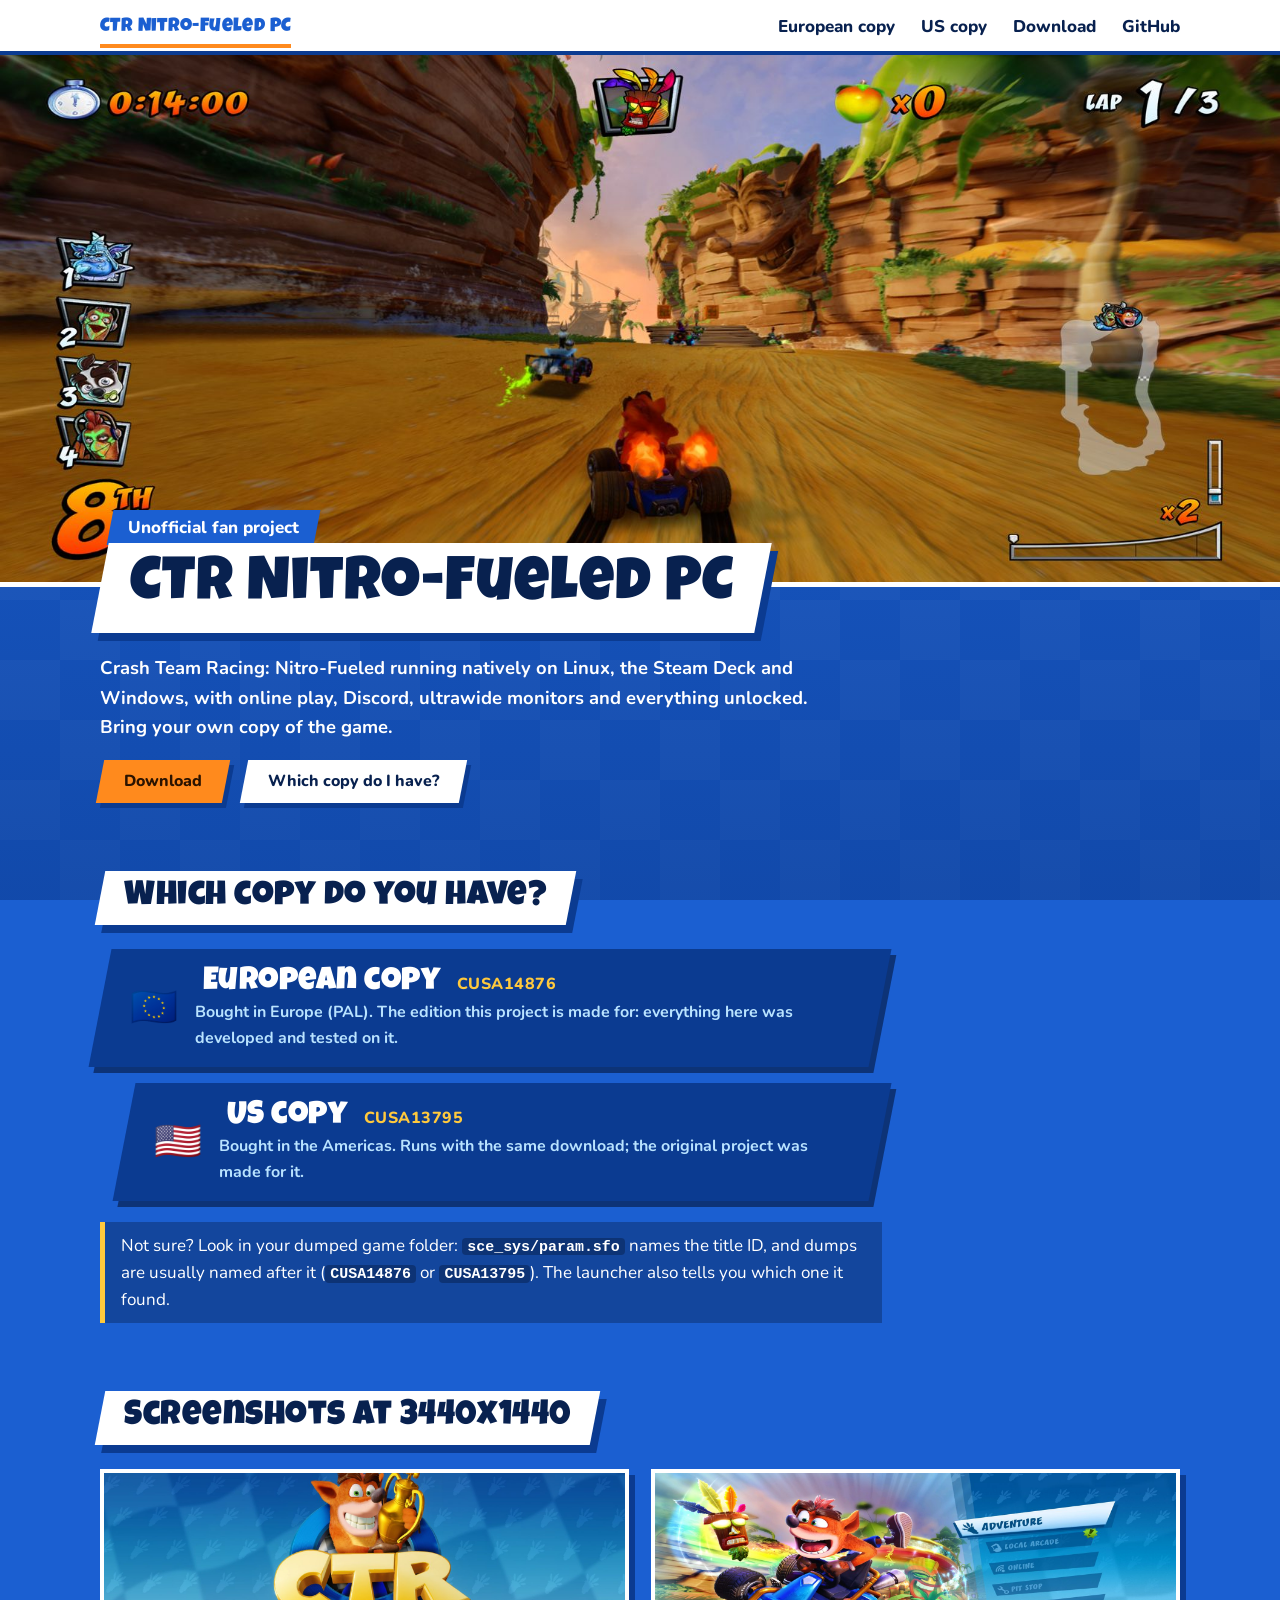
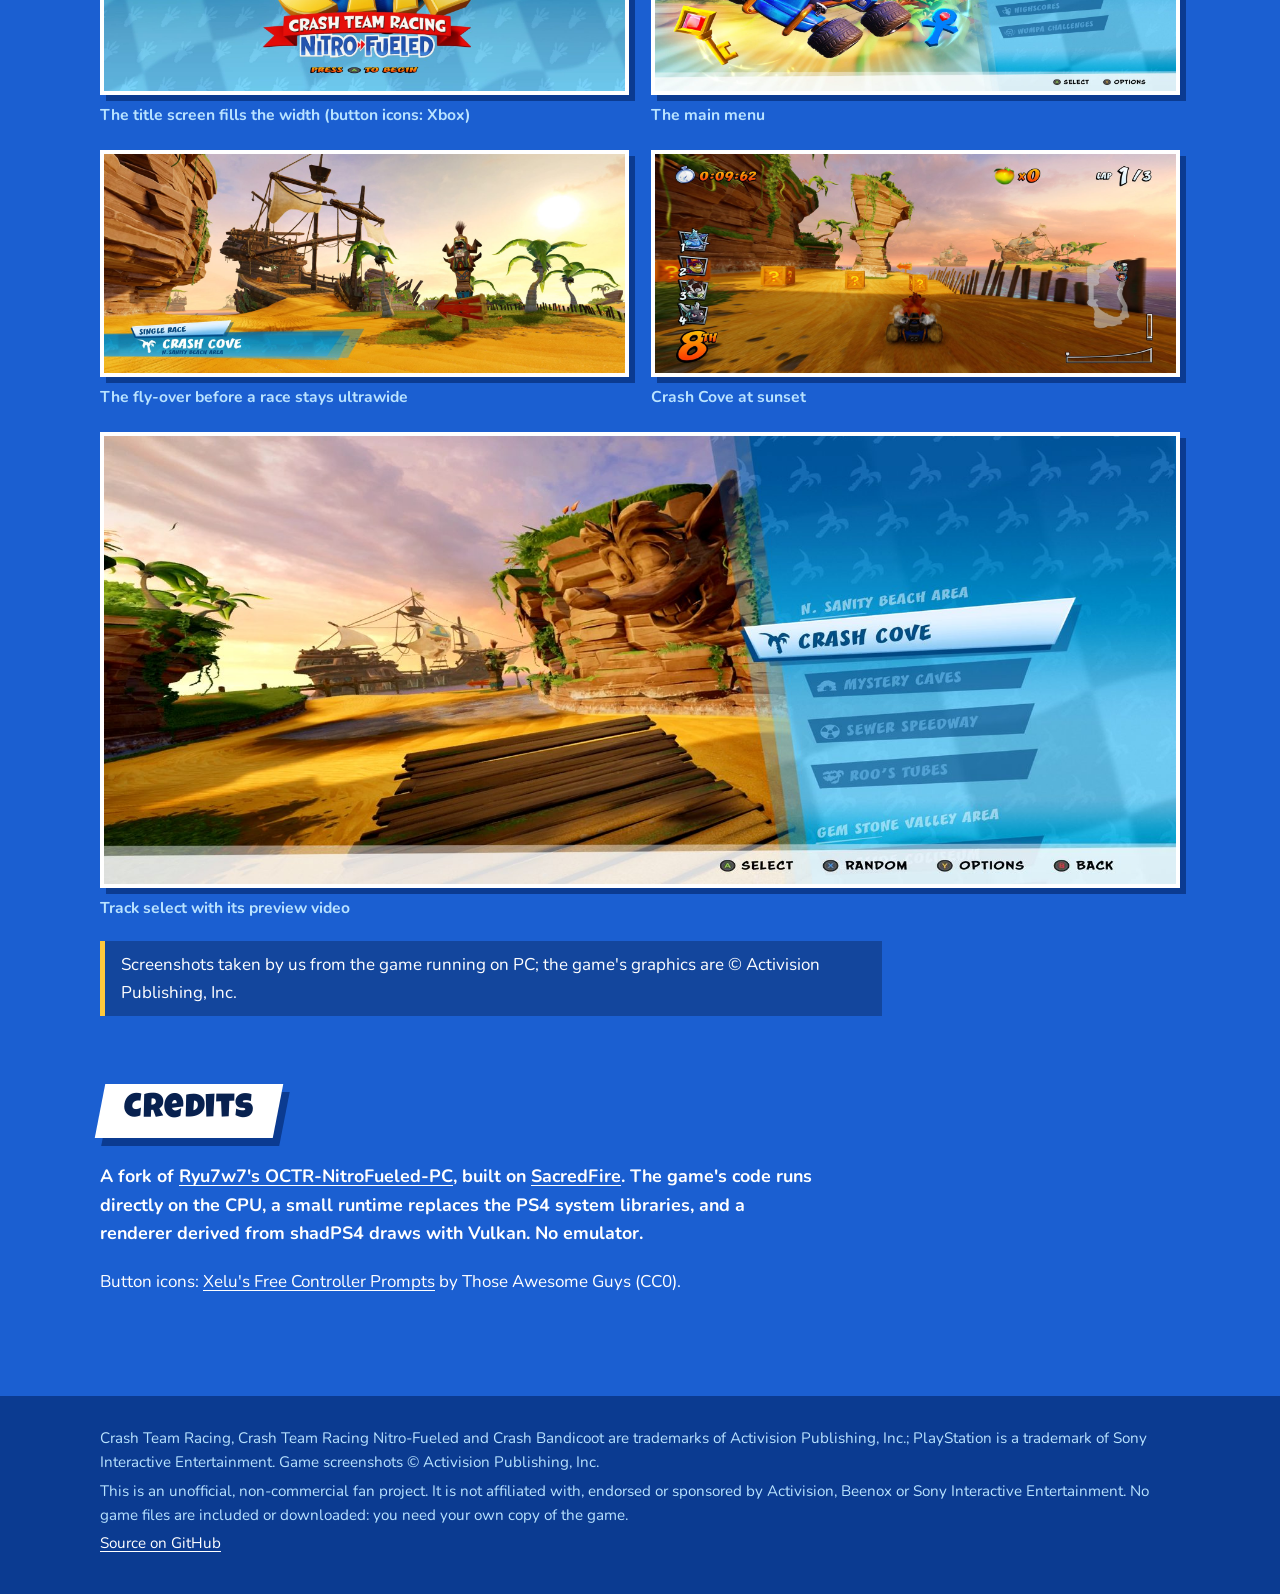
<file: site/index.html>
<!doctype html>
<html lang="en">
<head>
<meta charset="utf-8">
<meta name="viewport" content="width=device-width, initial-scale=1">
<title>CTR Nitro-Fueled PC: EU edition</title>
<link rel="icon" href="icon.svg" type="image/svg+xml">
<meta name="description" content="Crash Team Racing: Nitro-Fueled (PS4) running natively on Linux, the Steam Deck and Windows, for the European and the US copy, with online play, Discord, ultrawide and everything unlocked.">
<link rel="preconnect" href="https://fonts.googleapis.com">
<link rel="preconnect" href="https://fonts.gstatic.com" crossorigin>
<link rel="stylesheet" href="https://fonts.googleapis.com/css2?family=Luckiest+Guy&family=Nunito:wght@400;700;800&display=swap">
<link rel="stylesheet" href="style.css">
</head>
<body>
<nav class="nav" aria-label="Site">
  <ul>
    <li class="home"><a href="./" aria-current="page">CTR Nitro-Fueled PC</a></li>
    <li><a href="eu.html">European copy</a></li>
    <li><a href="us.html">US copy</a></li>
    <li><a href="https://github.com/martijnhe/OCTR-NitroFueled-PC-EU/releases">Download</a></li>
    <li><a href="https://github.com/martijnhe/OCTR-NitroFueled-PC-EU">GitHub</a></li>
  </ul>
</nav>

<header class="hero">
  <img src="screenshots/race-cove.jpg" srcset="screenshots/race-cove-small.jpg 1720w, screenshots/race-cove.jpg 3440w" sizes="100vw"
       alt="Racing on Crash Cove at 3440x1440: the HUD spreads to the edges of the ultrawide screen">
  <div class="card">
    <div class="kicker"><span>Unofficial fan project</span></div><br>
    <h1 class="banner"><span>CTR Nitro-Fueled PC</span></h1>
    <p>Crash Team Racing: Nitro-Fueled running natively on Linux, the Steam Deck and Windows, with online play, Discord, ultrawide monitors and everything unlocked. Bring your own copy of the game.</p>
    <div class="actions">
      <a class="btn download" href="https://github.com/martijnhe/OCTR-NitroFueled-PC-EU/releases"><span>Download</span></a>
      <a class="btn" href="#which-copy"><span>Which copy do I have?</span></a>
    </div>
  </div>
</header>

<main class="wrap">
  <section id="which-copy">
    <h2 class="banner"><span>Which copy do you have?</span></h2>
    <ul class="editions">
      <li><a href="eu.html">
        <span class="flag" aria-hidden="true">🇪🇺</span>
        <strong>European copy <span class="id">CUSA14876</span></strong>
        <small>Bought in Europe (PAL). The edition this project is made for: everything here was developed and tested on it.</small>
      </a></li>
      <li><a href="us.html">
        <span class="flag" aria-hidden="true">🇺🇸</span>
        <strong>US copy <span class="id">CUSA13795</span></strong>
        <small>Bought in the Americas. Runs with the same download; the original project was made for it.</small>
      </a></li>
    </ul>
    <p class="note">Not sure? Look in your dumped game folder: <code>sce_sys/param.sfo</code> names the title ID, and dumps are usually named after it (<code>CUSA14876</code> or <code>CUSA13795</code>). The launcher also tells you which one it found.</p>
  </section>

  <section id="screenshots">
    <h2 class="banner"><span>Screenshots at 3440x1440</span></h2>
    <div class="shots">
      <figure><a href="screenshots/title.jpg"><img src="screenshots/title-small.jpg" alt="The title screen filling the ultrawide width, with Xbox button icons" loading="lazy" width="1720" height="720"></a><figcaption>The title screen fills the width (button icons: Xbox)</figcaption></figure>
      <figure><a href="screenshots/main-menu.jpg"><img src="screenshots/main-menu-small.jpg" alt="The main menu" loading="lazy" width="1720" height="720"></a><figcaption>The main menu</figcaption></figure>
      <figure><a href="screenshots/flyover.jpg"><img src="screenshots/flyover-small.jpg" alt="The fly-over before a race on Crash Cove" loading="lazy" width="1720" height="720"></a><figcaption>The fly-over before a race stays ultrawide</figcaption></figure>
      <figure><a href="screenshots/race-beach.jpg"><img src="screenshots/race-beach-small.jpg" alt="Racing along the beach of Crash Cove at sunset" loading="lazy" width="1720" height="720"></a><figcaption>Crash Cove at sunset</figcaption></figure>
      <figure class="wide"><a href="screenshots/track-select.jpg"><img src="screenshots/track-select-small.jpg" alt="Track select with its preview video" loading="lazy" width="1720" height="720"></a><figcaption>Track select with its preview video</figcaption></figure>
    </div>
    <p class="note">Screenshots taken by us from the game running on PC; the game's graphics are &copy; Activision Publishing, Inc.</p>
  </section>

  <section id="credits">
    <h2 class="banner"><span>Credits</span></h2>
    <p class="lead">A fork of <a href="https://github.com/Ryu7w7/OCTR-NitroFueled-PC">Ryu7w7's OCTR-NitroFueled-PC</a>, built on <a href="https://github.com/T3CHNOLOG1C/SacredFire">SacredFire</a>. The game's code runs directly on the CPU, a small runtime replaces the PS4 system libraries, and a renderer derived from shadPS4 draws with Vulkan. No emulator.</p>
    <p>Button icons: <a href="https://thoseawesomeguys.com/prompts/">Xelu's Free Controller Prompts</a> by Those Awesome Guys (CC0).</p>
  </section>
</main>

<footer>
  <div class="wrap">
    <p>Crash Team Racing, Crash Team Racing Nitro-Fueled and Crash Bandicoot are trademarks of Activision Publishing, Inc.; PlayStation is a trademark of Sony Interactive Entertainment. Game screenshots &copy; Activision Publishing, Inc.</p>
    <p>This is an unofficial, non-commercial fan project. It is not affiliated with, endorsed or sponsored by Activision, Beenox or Sony Interactive Entertainment. No game files are included or downloaded: you need your own copy of the game.</p>
    <p><a href="https://github.com/martijnhe/OCTR-NitroFueled-PC-EU">Source on GitHub</a></p>
  </div>
</footer>
</body>
</html>
</file>
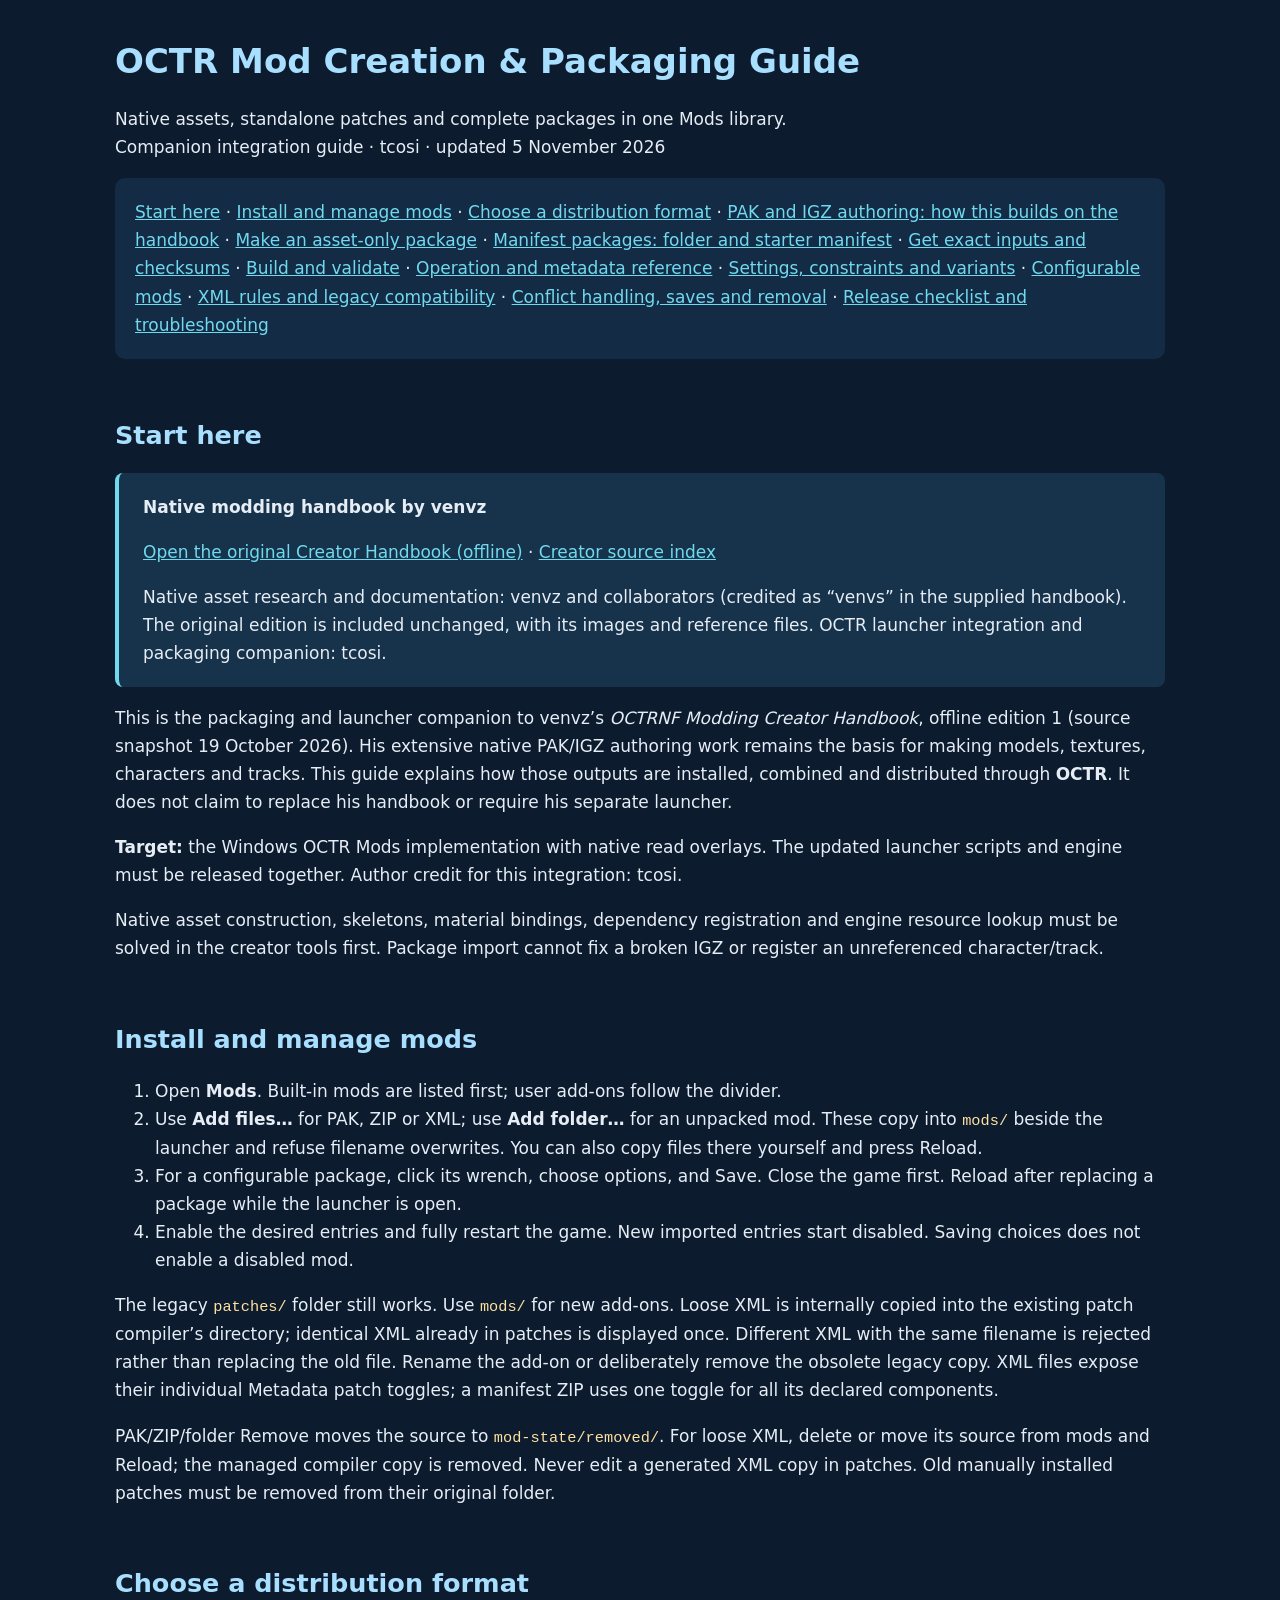
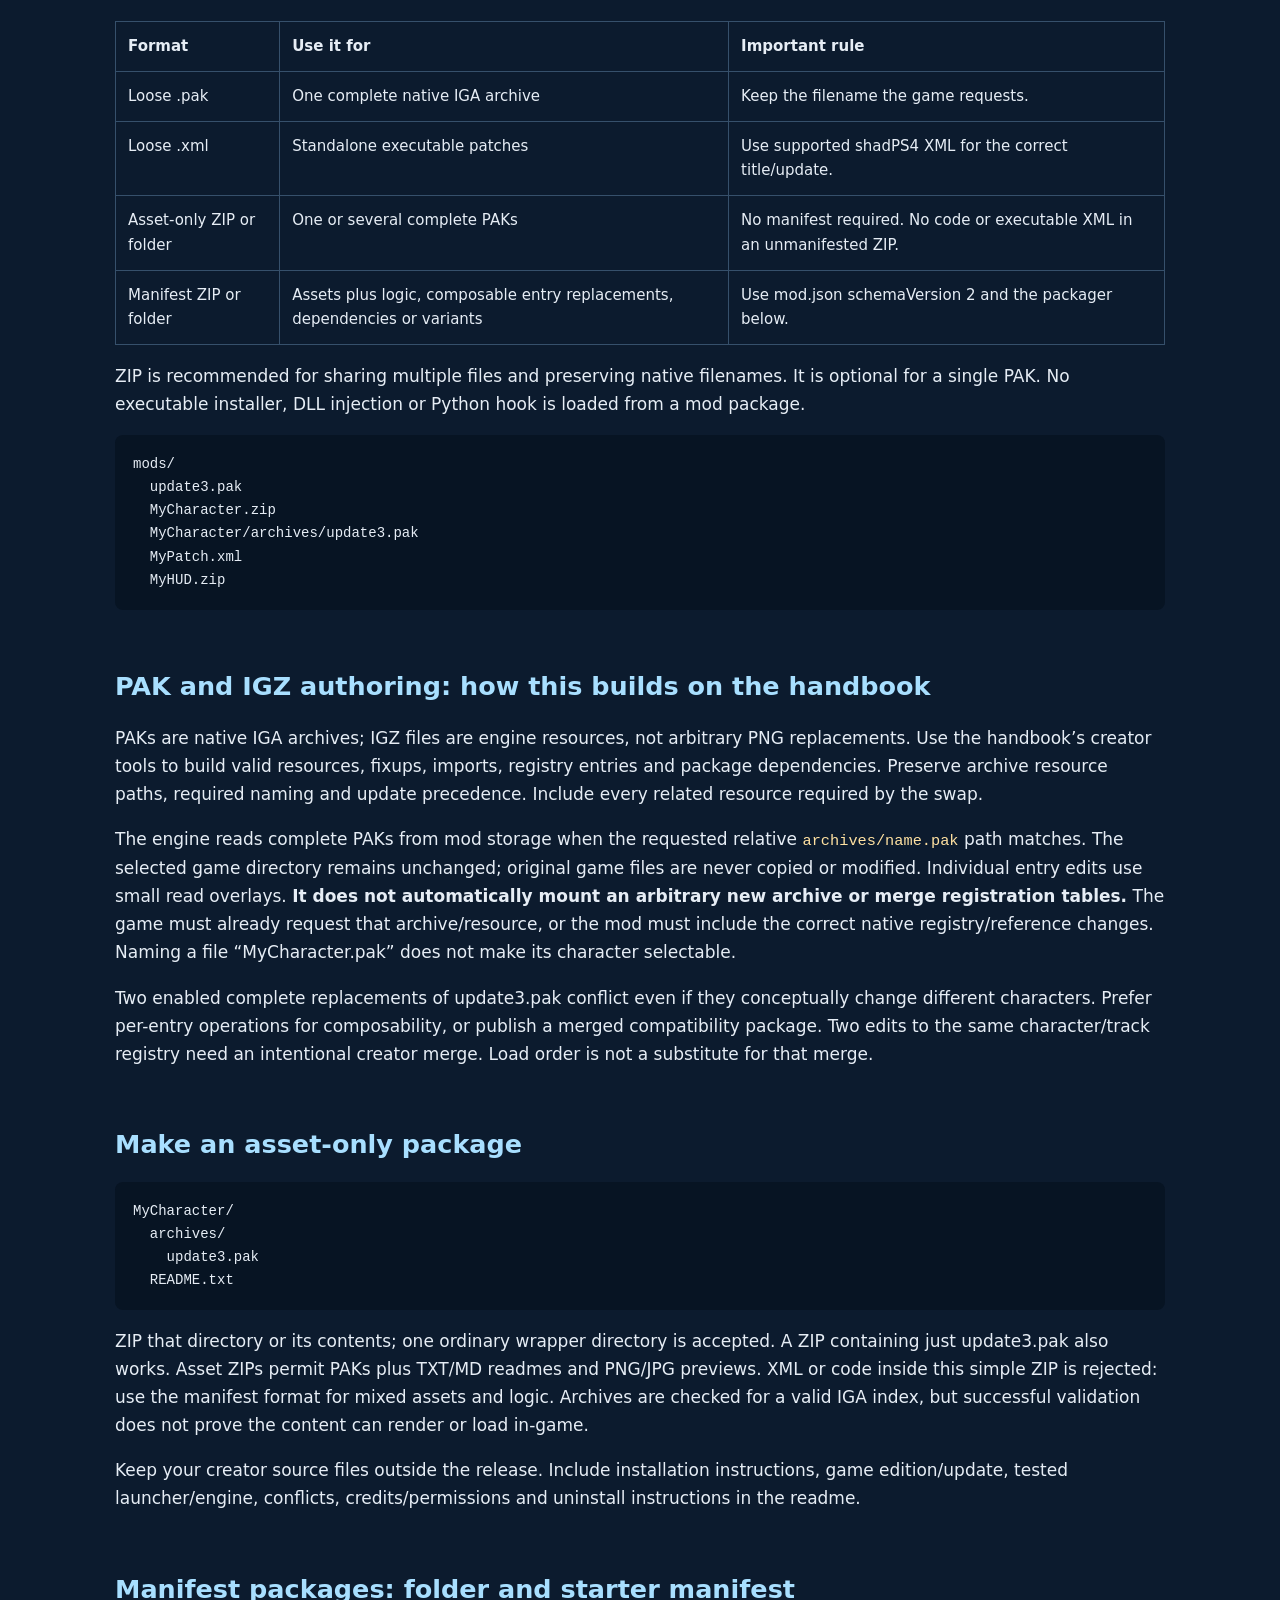
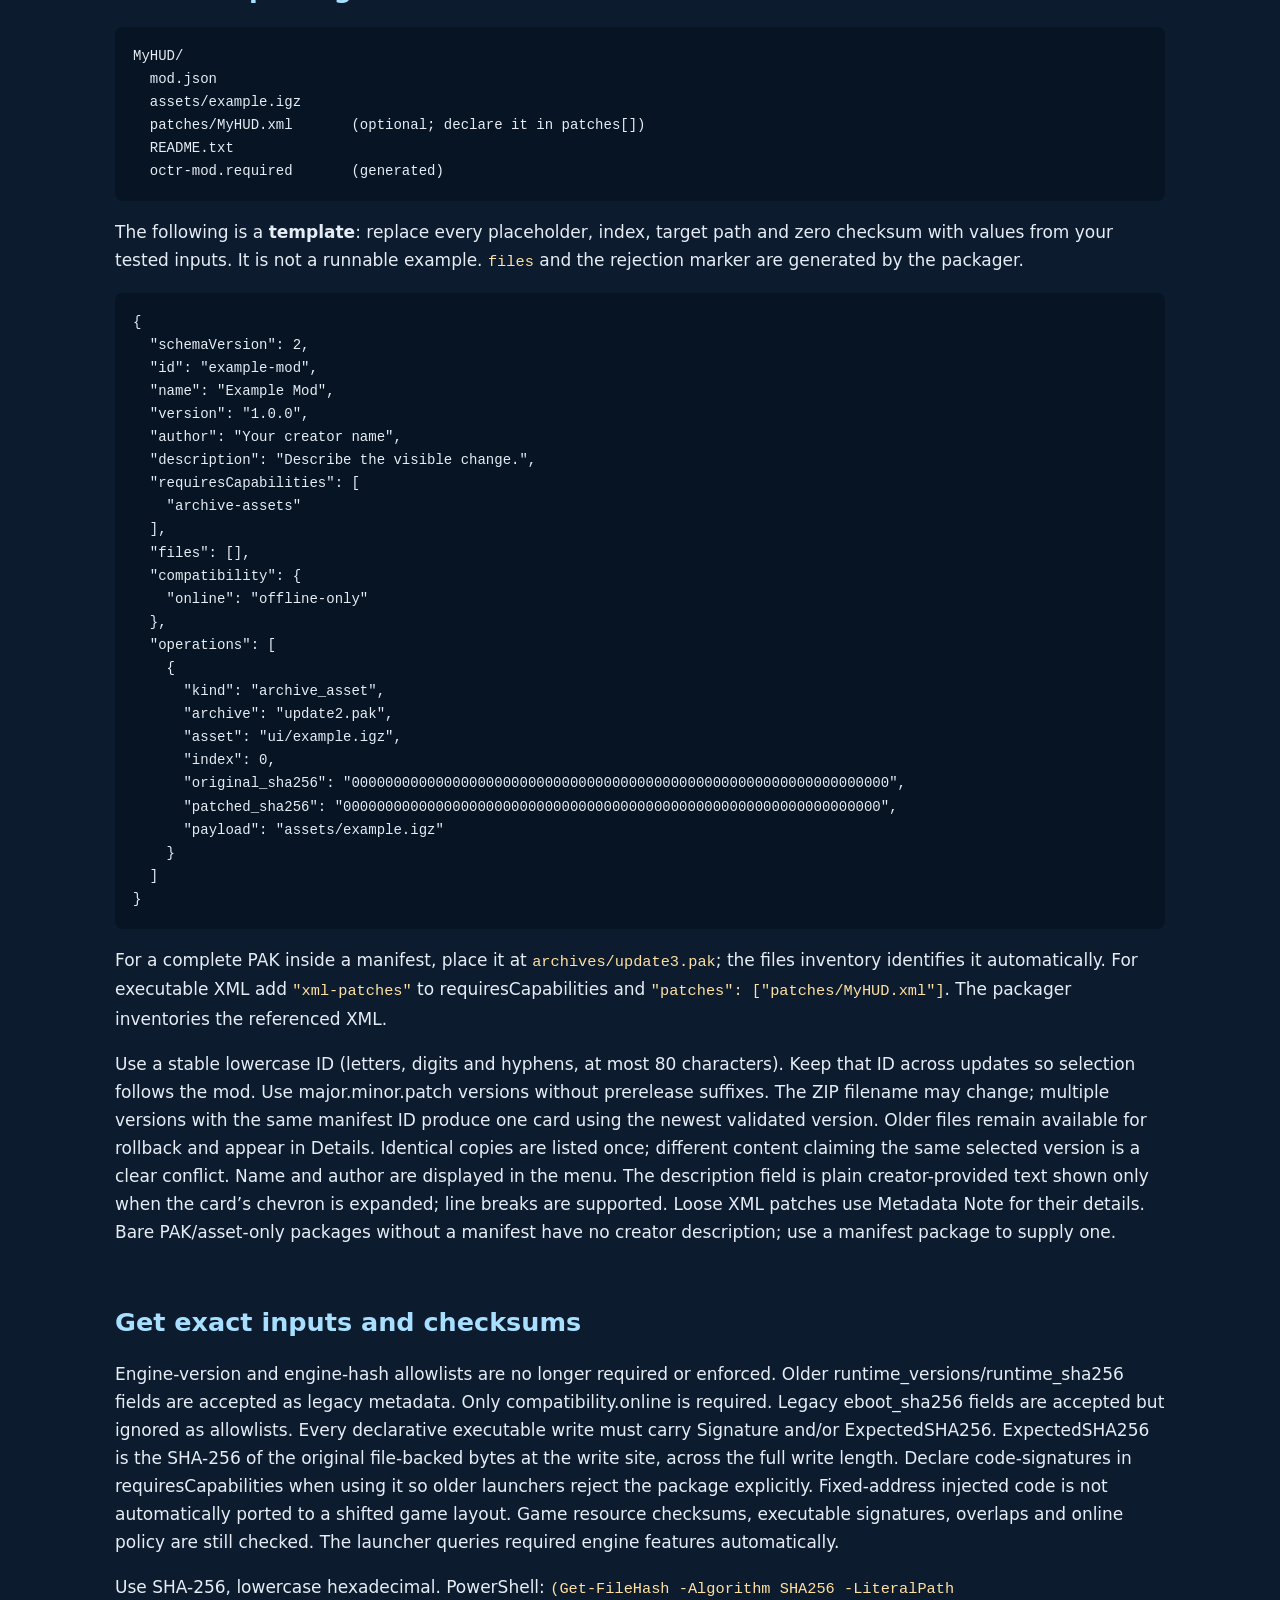
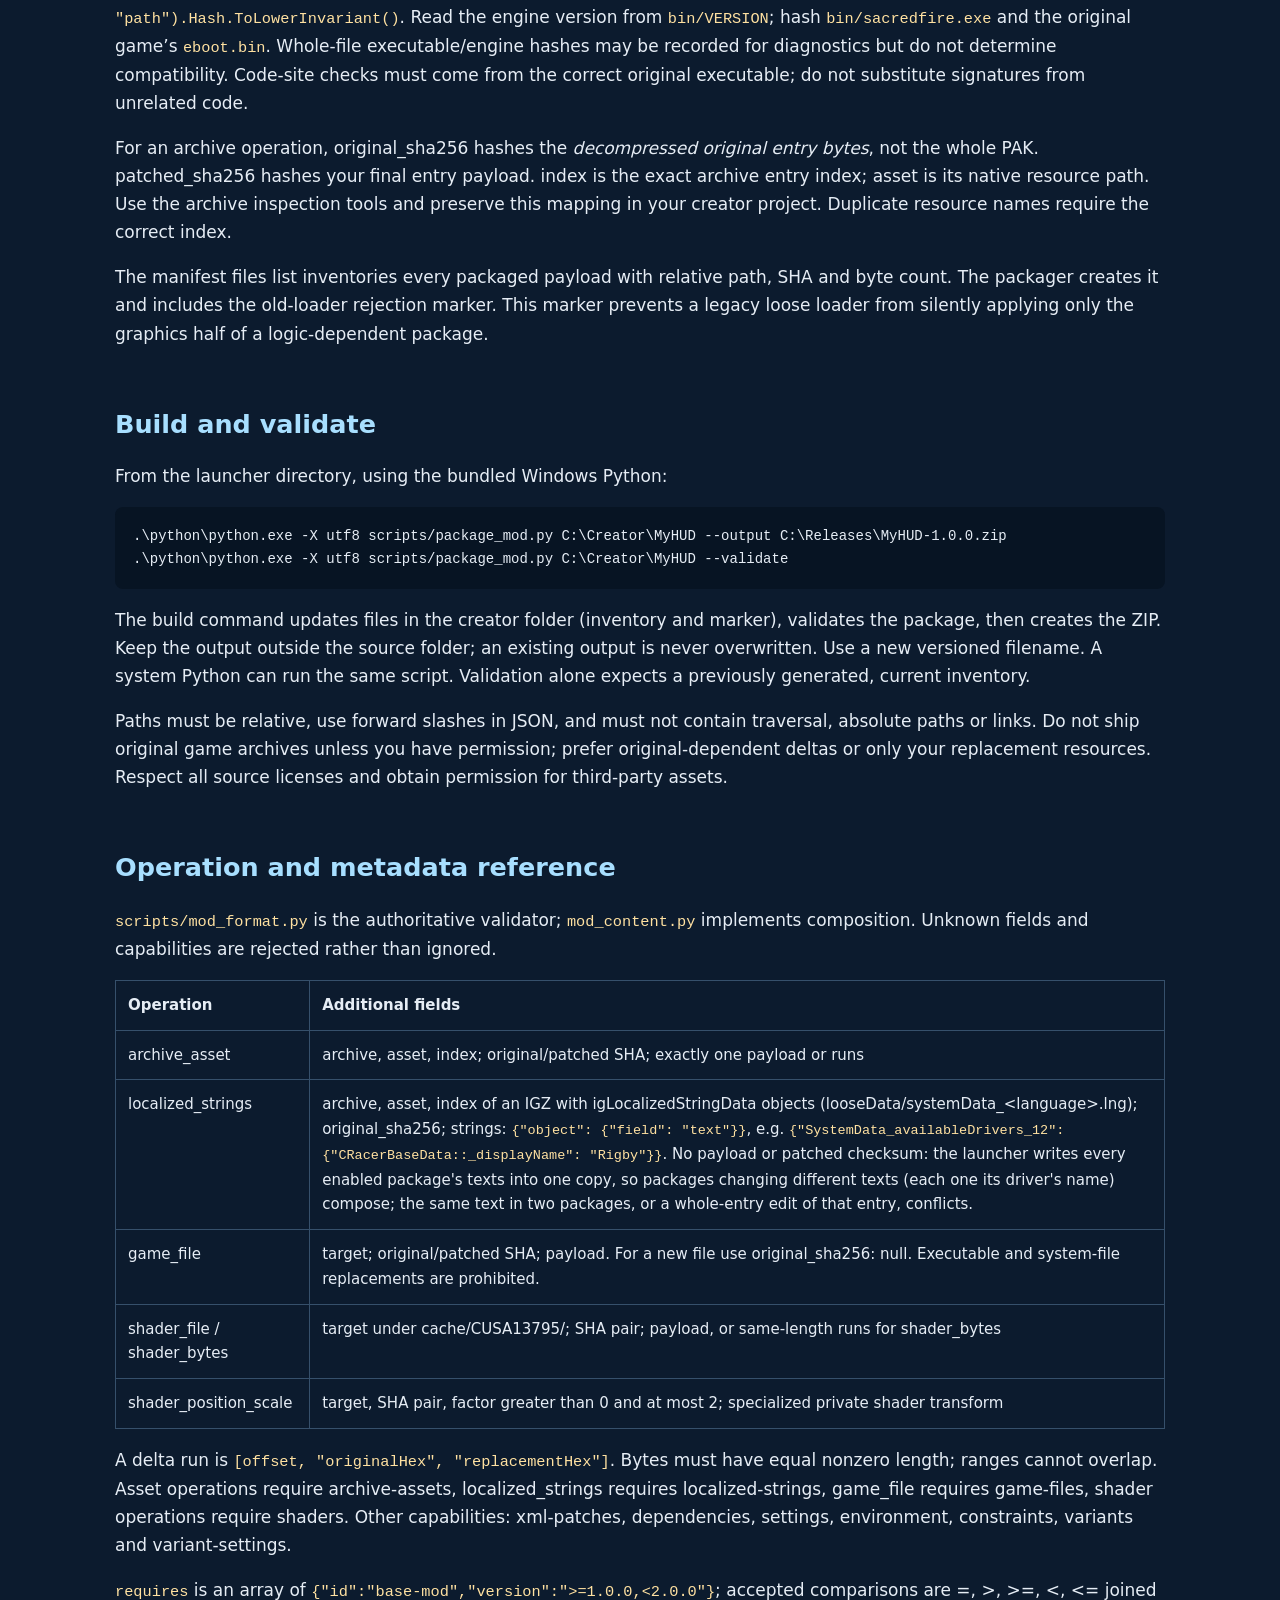
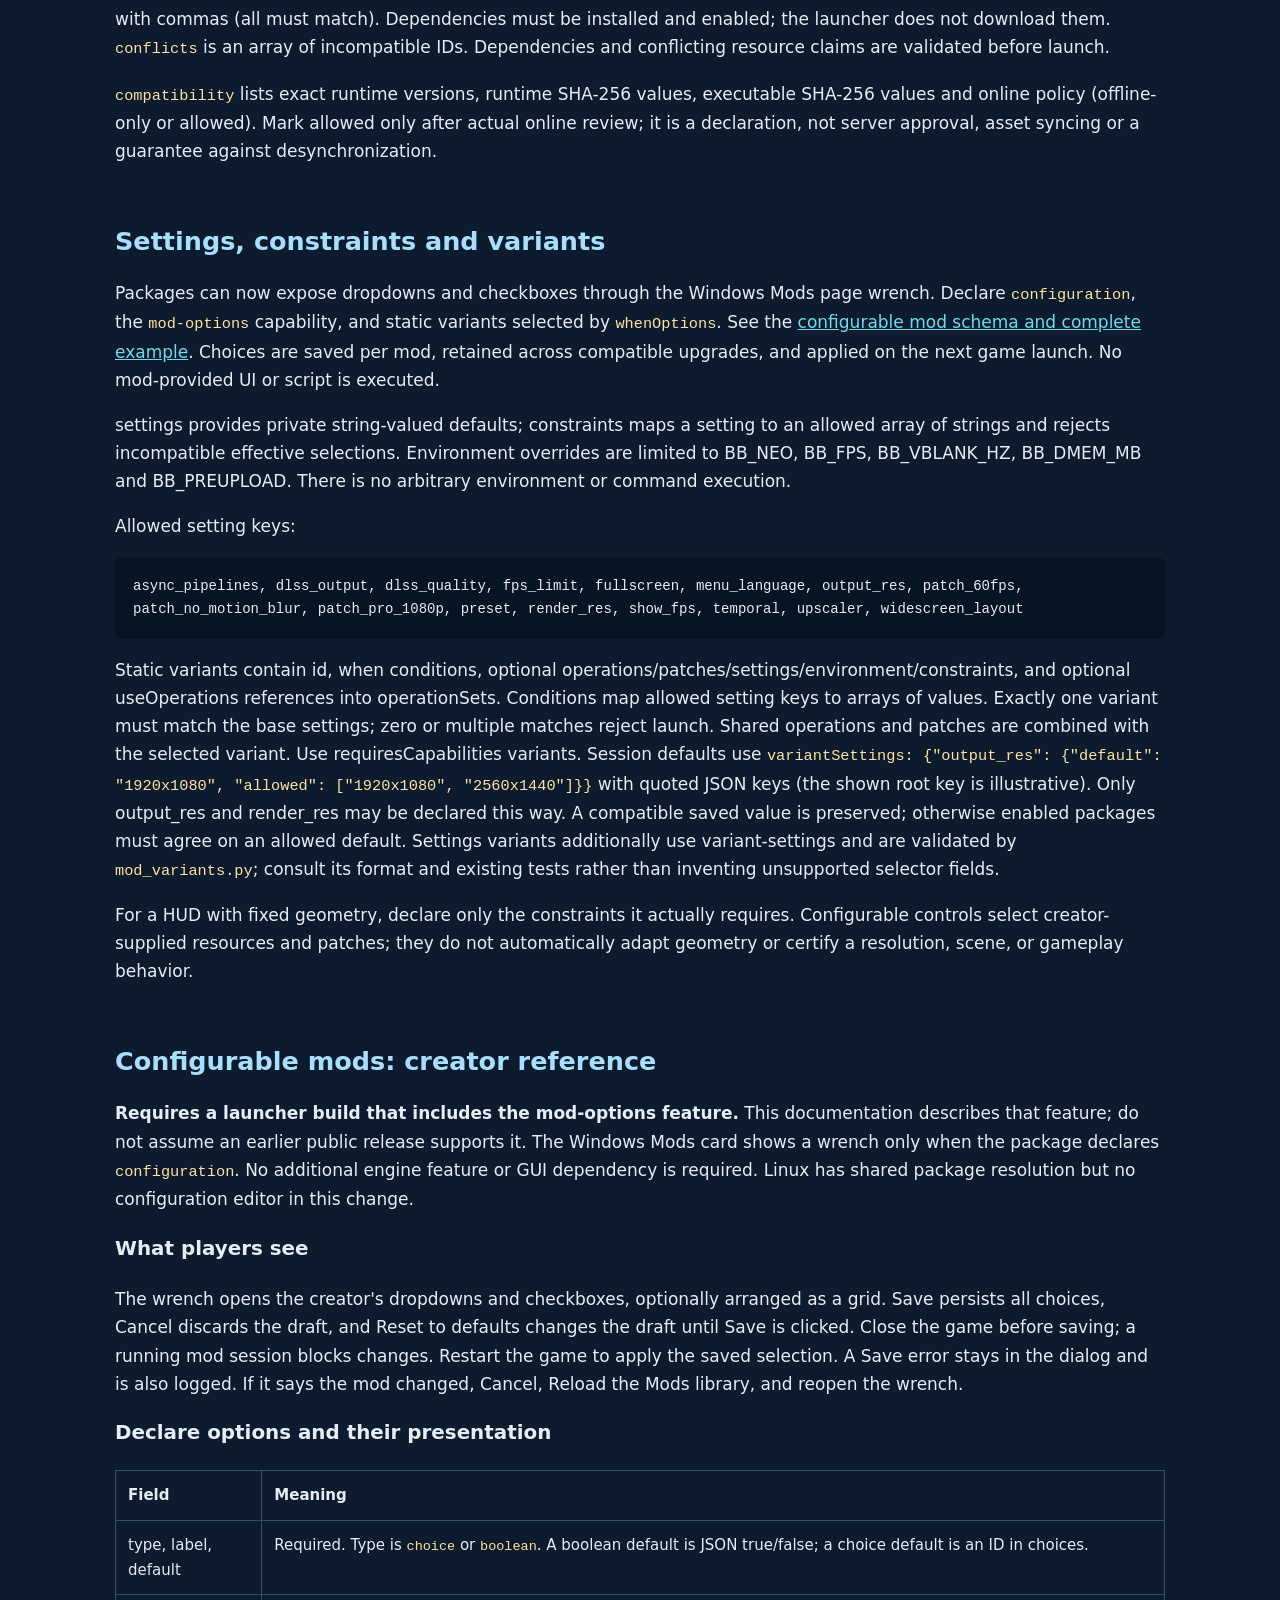
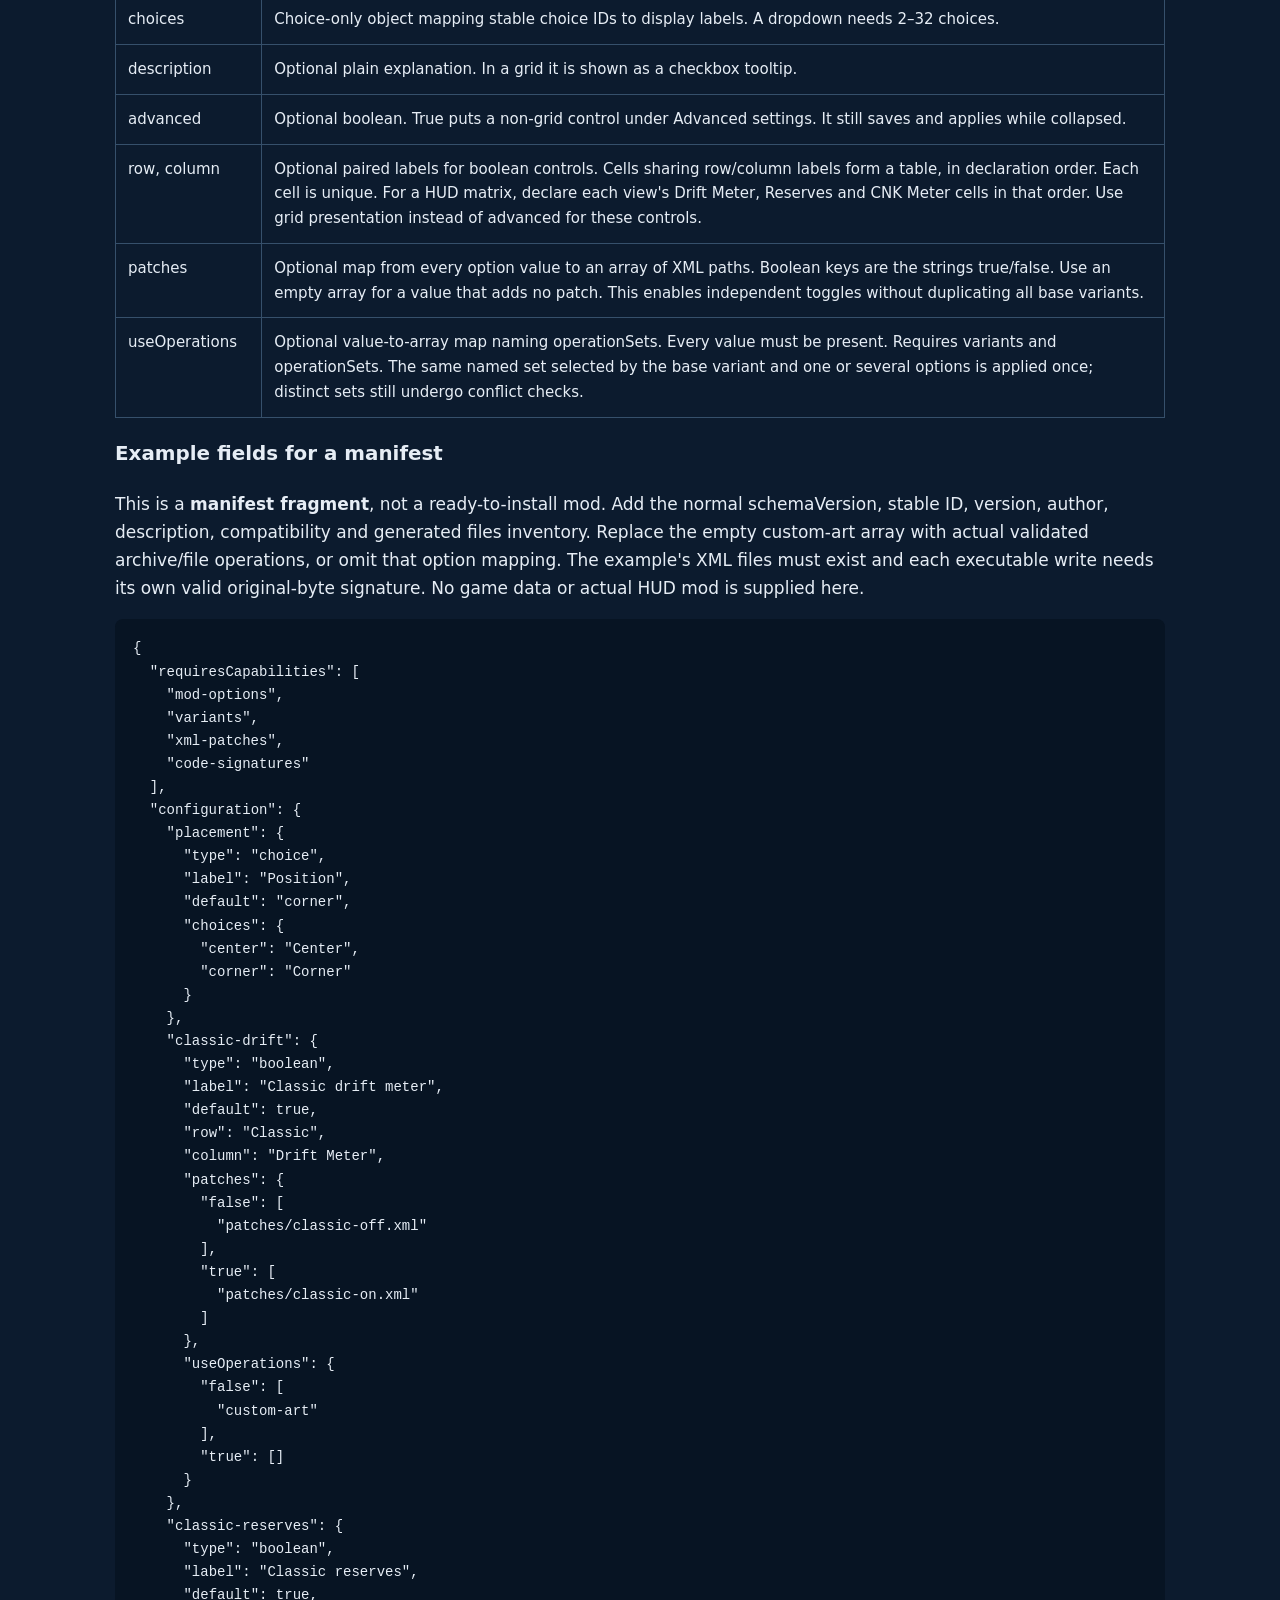
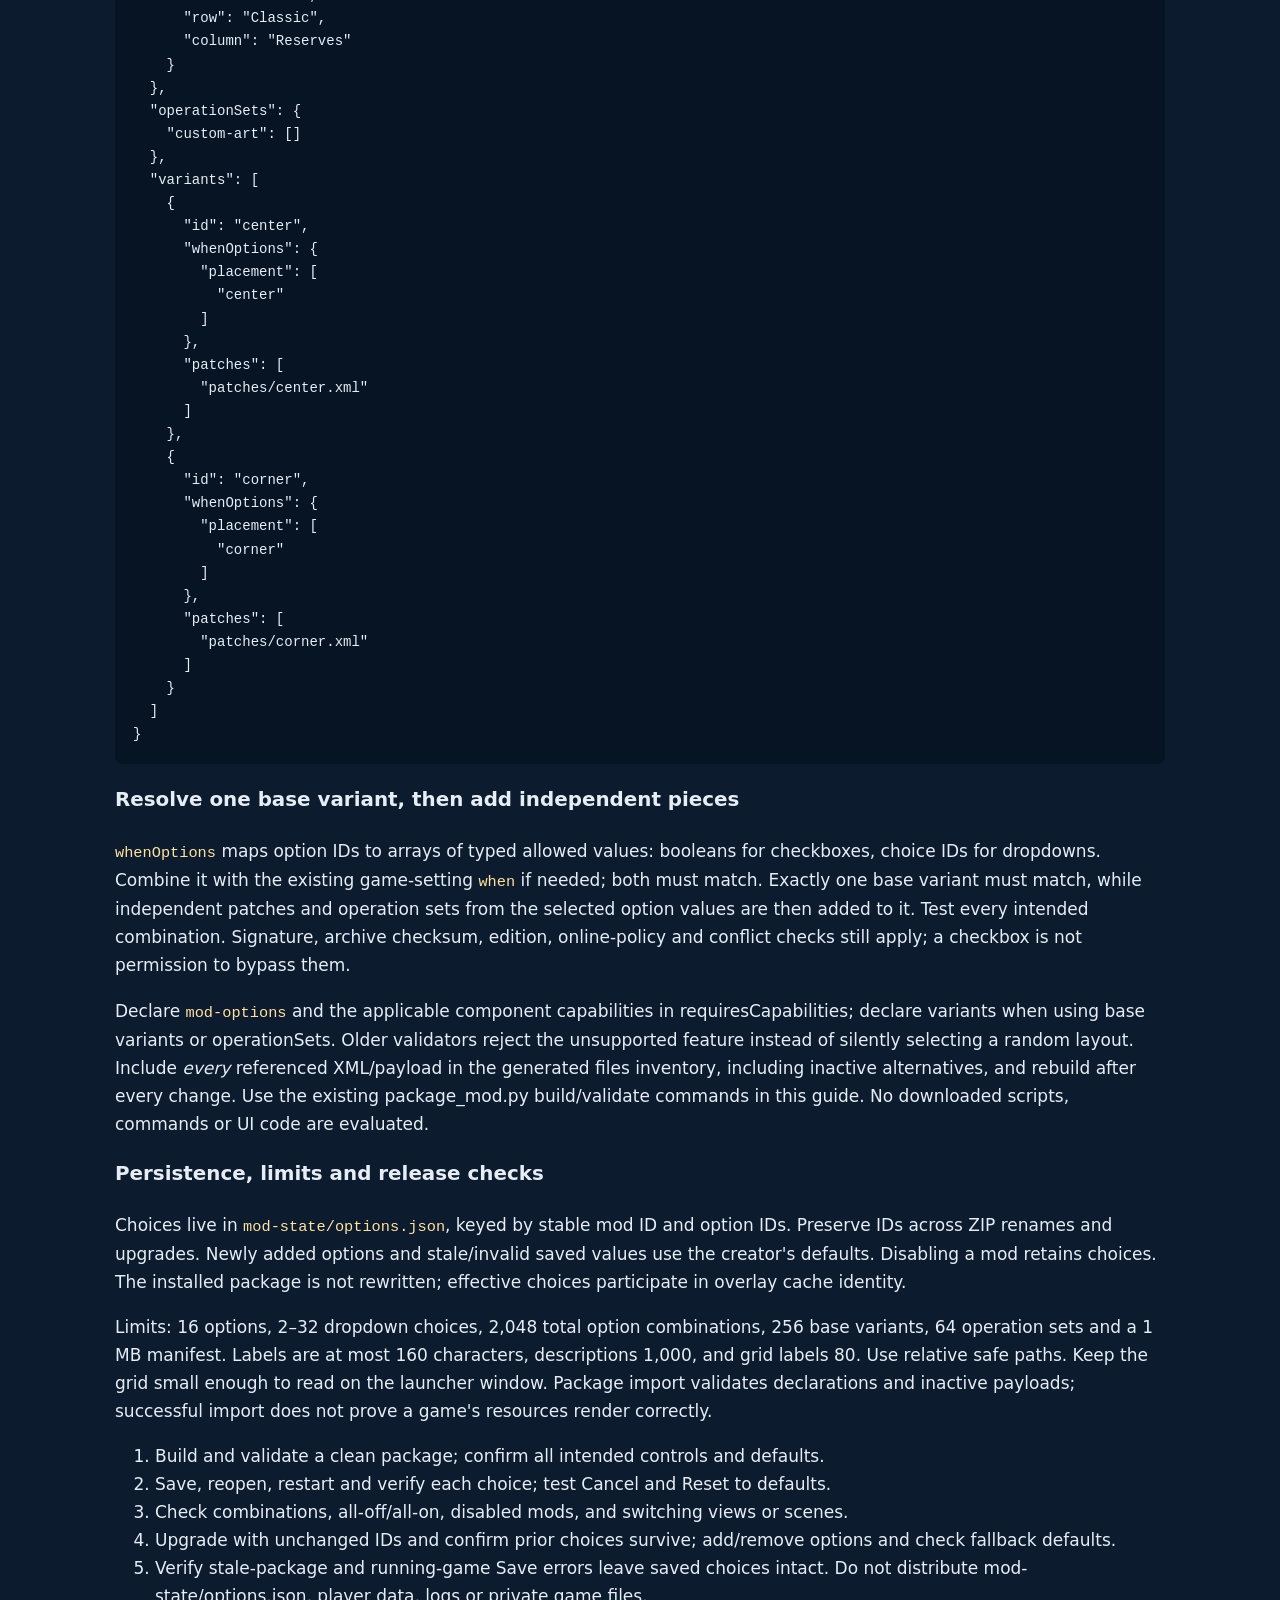
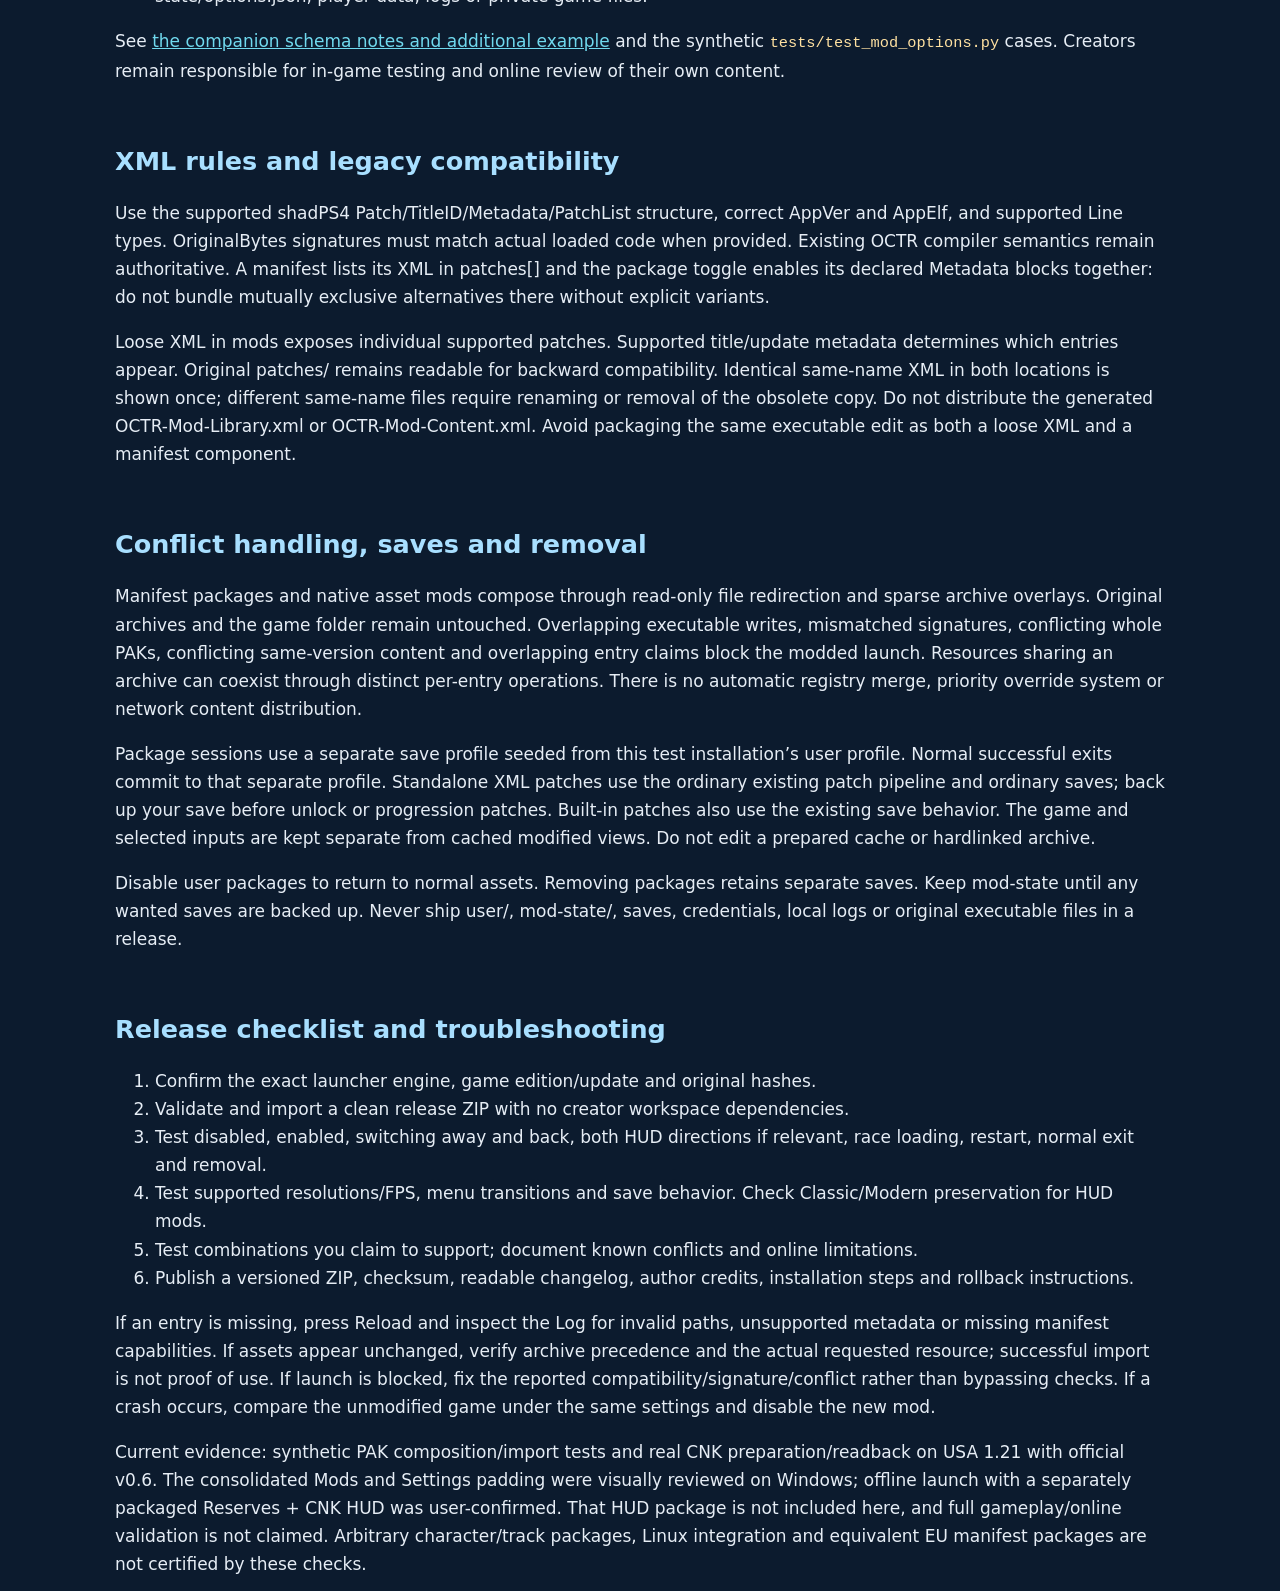
<file: docs/mod-packaging.html>
<!doctype html><html lang="en"><meta charset="utf-8"><meta name="viewport" content="width=device-width, initial-scale=1"><title>OCTR Mod Creation &amp; Packaging Guide</title><style>body{font:17px/1.65 system-ui,sans-serif;background:#0c1b2e;color:#e6edf5;max-width:1050px;margin:40px auto;padding:0 28px}h1,h2{color:#a8dfff;line-height:1.25}h2{margin-top:2.4em}a{color:#70d9ee}nav{padding:20px;background:#142b46;border-radius:10px}pre{white-space:pre-wrap;overflow-wrap:anywhere;background:#071423;padding:18px;border-radius:8px;font-size:14px}code{font-size:.9em;color:#ffe1a1}table{border-collapse:collapse;width:100%;font-size:15px}td,th{padding:12px;border:1px solid #36506b;text-align:left;vertical-align:top}section{scroll-margin-top:20px}aside{padding:20px 24px;background:#17334b;border-left:4px solid #70d9ee;border-radius:8px}aside p:last-child{margin-bottom:0}</style><h1>OCTR Mod Creation &amp; Packaging Guide</h1><p>Native assets, standalone patches and complete packages in one Mods library.<br>Companion integration guide · tcosi · updated 5 November 2026</p><nav><a href="#s0">Start here</a> · <a href="#s1">Install and manage mods</a> · <a href="#s2">Choose a distribution format</a> · <a href="#s3">PAK and IGZ authoring: how this builds on the handbook</a> · <a href="#s4">Make an asset-only package</a> · <a href="#s5">Manifest packages: folder and starter manifest</a> · <a href="#s6">Get exact inputs and checksums</a> · <a href="#s7">Build and validate</a> · <a href="#s8">Operation and metadata reference</a> · <a href="#s9">Settings, constraints and variants</a> · <a href="#s9-configurable">Configurable mods</a> · <a href="#s10">XML rules and legacy compatibility</a> · <a href="#s11">Conflict handling, saves and removal</a> · <a href="#s12">Release checklist and troubleshooting</a></nav><section id="s0"><h2>Start here</h2><aside><strong>Native modding handbook by venvz</strong><p><a href="native-handbook/Nitro-Creator-Handbook.html">Open the original Creator Handbook (offline)</a> · <a href="native-handbook/Source-index.html">Creator source index</a></p><p>Native asset research and documentation: venvz and collaborators (credited as “venvs” in the supplied handbook). The original edition is included unchanged, with its images and reference files. OCTR launcher integration and packaging companion: tcosi.</p></aside><p>This is the packaging and launcher companion to venvz’s <em>OCTRNF Modding Creator Handbook</em>, offline edition 1 (source snapshot 19 October 2026). His extensive native PAK/IGZ authoring work remains the basis for making models, textures, characters and tracks. This guide explains how those outputs are installed, combined and distributed through <strong>OCTR</strong>. It does not claim to replace his handbook or require his separate launcher.</p><p><strong>Target:</strong> the Windows OCTR Mods implementation with native read overlays. The updated launcher scripts and engine must be released together. Author credit for this integration: tcosi.</p><p>Native asset construction, skeletons, material bindings, dependency registration and engine resource lookup must be solved in the creator tools first. Package import cannot fix a broken IGZ or register an unreferenced character/track.</p></section><section id="s1"><h2>Install and manage mods</h2><ol><li>Open <strong>Mods</strong>. Built-in mods are listed first; user add-ons follow the divider.</li><li>Use <strong>Add files…</strong> for PAK, ZIP or XML; use <strong>Add folder…</strong> for an unpacked mod. These copy into <code>mods/</code> beside the launcher and refuse filename overwrites. You can also copy files there yourself and press Reload.</li><li>For a configurable package, click its wrench, choose options, and Save. Close the game first. Reload after replacing a package while the launcher is open.</li><li>Enable the desired entries and fully restart the game. New imported entries start disabled. Saving choices does not enable a disabled mod.</li></ol><p>The legacy <code>patches/</code> folder still works. Use <code>mods/</code> for new add-ons. Loose XML is internally copied into the existing patch compiler’s directory; identical XML already in patches is displayed once. Different XML with the same filename is rejected rather than replacing the old file. Rename the add-on or deliberately remove the obsolete legacy copy. XML files expose their individual Metadata patch toggles; a manifest ZIP uses one toggle for all its declared components.</p><p>PAK/ZIP/folder Remove moves the source to <code>mod-state/removed/</code>. For loose XML, delete or move its source from mods and Reload; the managed compiler copy is removed. Never edit a generated XML copy in patches. Old manually installed patches must be removed from their original folder.</p></section><section id="s2"><h2>Choose a distribution format</h2><table><tr><th>Format</th><th>Use it for</th><th>Important rule</th></tr><tr><td>Loose .pak</td><td>One complete native IGA archive</td><td>Keep the filename the game requests.</td></tr><tr><td>Loose .xml</td><td>Standalone executable patches</td><td>Use supported shadPS4 XML for the correct title/update.</td></tr><tr><td>Asset-only ZIP or folder</td><td>One or several complete PAKs</td><td>No manifest required. No code or executable XML in an unmanifested ZIP.</td></tr><tr><td>Manifest ZIP or folder</td><td>Assets plus logic, composable entry replacements, dependencies or variants</td><td>Use mod.json schemaVersion 2 and the packager below.</td></tr></table><p>ZIP is recommended for sharing multiple files and preserving native filenames. It is optional for a single PAK. No executable installer, DLL injection or Python hook is loaded from a mod package.</p><pre>mods/
  update3.pak
  MyCharacter.zip
  MyCharacter/archives/update3.pak
  MyPatch.xml
  MyHUD.zip</pre></section><section id="s3"><h2>PAK and IGZ authoring: how this builds on the handbook</h2><p>PAKs are native IGA archives; IGZ files are engine resources, not arbitrary PNG replacements. Use the handbook’s creator tools to build valid resources, fixups, imports, registry entries and package dependencies. Preserve archive resource paths, required naming and update precedence. Include every related resource required by the swap.</p><p>The engine reads complete PAKs from mod storage when the requested relative <code>archives/name.pak</code> path matches. The selected game directory remains unchanged; original game files are never copied or modified. Individual entry edits use small read overlays. <strong>It does not automatically mount an arbitrary new archive or merge registration tables.</strong> The game must already request that archive/resource, or the mod must include the correct native registry/reference changes. Naming a file “MyCharacter.pak” does not make its character selectable.</p><p>Two enabled complete replacements of update3.pak conflict even if they conceptually change different characters. Prefer per-entry operations for composability, or publish a merged compatibility package. Two edits to the same character/track registry need an intentional creator merge. Load order is not a substitute for that merge.</p></section><section id="s4"><h2>Make an asset-only package</h2><pre>MyCharacter/
  archives/
    update3.pak
  README.txt</pre><p>ZIP that directory or its contents; one ordinary wrapper directory is accepted. A ZIP containing just update3.pak also works. Asset ZIPs permit PAKs plus TXT/MD readmes and PNG/JPG previews. XML or code inside this simple ZIP is rejected: use the manifest format for mixed assets and logic. Archives are checked for a valid IGA index, but successful validation does not prove the content can render or load in-game.</p><p>Keep your creator source files outside the release. Include installation instructions, game edition/update, tested launcher/engine, conflicts, credits/permissions and uninstall instructions in the readme.</p></section><section id="s5"><h2>Manifest packages: folder and starter manifest</h2><pre>MyHUD/
  mod.json
  assets/example.igz
  patches/MyHUD.xml       (optional; declare it in patches[])
  README.txt
  octr-mod.required       (generated)</pre><p>The following is a <strong>template</strong>: replace every placeholder, index, target path and zero checksum with values from your tested inputs. It is not a runnable example. <code>files</code> and the rejection marker are generated by the packager.</p><pre>{
  &quot;schemaVersion&quot;: 2,
  &quot;id&quot;: &quot;example-mod&quot;,
  &quot;name&quot;: &quot;Example Mod&quot;,
  &quot;version&quot;: &quot;1.0.0&quot;,
  &quot;author&quot;: &quot;Your creator name&quot;,
  &quot;description&quot;: &quot;Describe the visible change.&quot;,
  &quot;requiresCapabilities&quot;: [
    &quot;archive-assets&quot;
  ],
  &quot;files&quot;: [],
  &quot;compatibility&quot;: {
    &quot;online&quot;: &quot;offline-only&quot;
  },
  &quot;operations&quot;: [
    {
      &quot;kind&quot;: &quot;archive_asset&quot;,
      &quot;archive&quot;: &quot;update2.pak&quot;,
      &quot;asset&quot;: &quot;ui/example.igz&quot;,
      &quot;index&quot;: 0,
      &quot;original_sha256&quot;: &quot;0000000000000000000000000000000000000000000000000000000000000000&quot;,
      &quot;patched_sha256&quot;: &quot;0000000000000000000000000000000000000000000000000000000000000000&quot;,
      &quot;payload&quot;: &quot;assets/example.igz&quot;
    }
  ]
}</pre><p>For a complete PAK inside a manifest, place it at <code>archives/update3.pak</code>; the files inventory identifies it automatically. For executable XML add <code>"xml-patches"</code> to requiresCapabilities and <code>"patches": ["patches/MyHUD.xml"]</code>. The packager inventories the referenced XML.</p><p>Use a stable lowercase ID (letters, digits and hyphens, at most 80 characters). Keep that ID across updates so selection follows the mod. Use major.minor.patch versions without prerelease suffixes. The ZIP filename may change; multiple versions with the same manifest ID produce one card using the newest validated version. Older files remain available for rollback and appear in Details. Identical copies are listed once; different content claiming the same selected version is a clear conflict. Name and author are displayed in the menu. The description field is plain creator-provided text shown only when the card’s chevron is expanded; line breaks are supported. Loose XML patches use Metadata Note for their details. Bare PAK/asset-only packages without a manifest have no creator description; use a manifest package to supply one.</p></section><section id="s6"><h2>Get exact inputs and checksums</h2><p>Engine-version and engine-hash allowlists are no longer required or enforced. Older runtime_versions/runtime_sha256 fields are accepted as legacy metadata. Only compatibility.online is required. Legacy eboot_sha256 fields are accepted but ignored as allowlists. Every declarative executable write must carry Signature and/or ExpectedSHA256. ExpectedSHA256 is the SHA-256 of the original file-backed bytes at the write site, across the full write length. Declare code-signatures in requiresCapabilities when using it so older launchers reject the package explicitly. Fixed-address injected code is not automatically ported to a shifted game layout. Game resource checksums, executable signatures, overlaps and online policy are still checked. The launcher queries required engine features automatically.</p><p>Use SHA-256, lowercase hexadecimal. PowerShell: <code>(Get-FileHash -Algorithm SHA256 -LiteralPath "path").Hash.ToLowerInvariant()</code>. Read the engine version from <code>bin/VERSION</code>; hash <code>bin/sacredfire.exe</code> and the original game’s <code>eboot.bin</code>. Whole-file executable/engine hashes may be recorded for diagnostics but do not determine compatibility. Code-site checks must come from the correct original executable; do not substitute signatures from unrelated code.</p><p>For an archive operation, original_sha256 hashes the <em>decompressed original entry bytes</em>, not the whole PAK. patched_sha256 hashes your final entry payload. index is the exact archive entry index; asset is its native resource path. Use the archive inspection tools and preserve this mapping in your creator project. Duplicate resource names require the correct index.</p><p>The manifest files list inventories every packaged payload with relative path, SHA and byte count. The packager creates it and includes the old-loader rejection marker. This marker prevents a legacy loose loader from silently applying only the graphics half of a logic-dependent package.</p></section><section id="s7"><h2>Build and validate</h2><p>From the launcher directory, using the bundled Windows Python:</p><pre>.\python\python.exe -X utf8 scripts/package_mod.py C:\Creator\MyHUD --output C:\Releases\MyHUD-1.0.0.zip
.\python\python.exe -X utf8 scripts/package_mod.py C:\Creator\MyHUD --validate</pre><p>The build command updates files in the creator folder (inventory and marker), validates the package, then creates the ZIP. Keep the output outside the source folder; an existing output is never overwritten. Use a new versioned filename. A system Python can run the same script. Validation alone expects a previously generated, current inventory.</p><p>Paths must be relative, use forward slashes in JSON, and must not contain traversal, absolute paths or links. Do not ship original game archives unless you have permission; prefer original-dependent deltas or only your replacement resources. Respect all source licenses and obtain permission for third-party assets.</p></section><section id="s8"><h2>Operation and metadata reference</h2><p><code>scripts/mod_format.py</code> is the authoritative validator; <code>mod_content.py</code> implements composition. Unknown fields and capabilities are rejected rather than ignored.</p><table><tr><th>Operation</th><th>Additional fields</th></tr><tr><td>archive_asset</td><td>archive, asset, index; original/patched SHA; exactly one payload or runs</td></tr><tr><td>localized_strings</td><td>archive, asset, index of an IGZ with igLocalizedStringData objects (looseData/systemData_&lt;language&gt;.lng); original_sha256; strings: <code>{"object": {"field": "text"}}</code>, e.g. <code>{"SystemData_availableDrivers_12": {"CRacerBaseData::_displayName": "Rigby"}}</code>. No payload or patched checksum: the launcher writes every enabled package's texts into one copy, so packages changing different texts (each one its driver's name) compose; the same text in two packages, or a whole-entry edit of that entry, conflicts.</td></tr><tr><td>game_file</td><td>target; original/patched SHA; payload. For a new file use original_sha256: null. Executable and system-file replacements are prohibited.</td></tr><tr><td>shader_file / shader_bytes</td><td>target under cache/CUSA13795/; SHA pair; payload, or same-length runs for shader_bytes</td></tr><tr><td>shader_position_scale</td><td>target, SHA pair, factor greater than 0 and at most 2; specialized private shader transform</td></tr></table><p>A delta run is <code>[offset, "originalHex", "replacementHex"]</code>. Bytes must have equal nonzero length; ranges cannot overlap. Asset operations require archive-assets, localized_strings requires localized-strings, game_file requires game-files, shader operations require shaders. Other capabilities: xml-patches, dependencies, settings, environment, constraints, variants and variant-settings.</p><p><code>requires</code> is an array of <code>{"id":"base-mod","version":">=1.0.0,&lt;2.0.0"}</code>; accepted comparisons are =, &gt;, &gt;=, &lt;, &lt;= joined with commas (all must match). Dependencies must be installed and enabled; the launcher does not download them. <code>conflicts</code> is an array of incompatible IDs. Dependencies and conflicting resource claims are validated before launch.</p><p><code>compatibility</code> lists exact runtime versions, runtime SHA-256 values, executable SHA-256 values and online policy (offline-only or allowed). Mark allowed only after actual online review; it is a declaration, not server approval, asset syncing or a guarantee against desynchronization.</p></section><section id="s9"><h2>Settings, constraints and variants</h2><p>Packages can now expose dropdowns and checkboxes through the Windows Mods page wrench. Declare <code>configuration</code>, the <code>mod-options</code> capability, and static variants selected by <code>whenOptions</code>. See the <a href="mod-options.md">configurable mod schema and complete example</a>. Choices are saved per mod, retained across compatible upgrades, and applied on the next game launch. No mod-provided UI or script is executed.</p><p>settings provides private string-valued defaults; constraints maps a setting to an allowed array of strings and rejects incompatible effective selections. Environment overrides are limited to BB_NEO, BB_FPS, BB_VBLANK_HZ, BB_DMEM_MB and BB_PREUPLOAD. There is no arbitrary environment or command execution.</p><p>Allowed setting keys:</p><pre>async_pipelines, dlss_output, dlss_quality, fps_limit, fullscreen, menu_language, output_res, patch_60fps, patch_no_motion_blur, patch_pro_1080p, preset, render_res, show_fps, temporal, upscaler, widescreen_layout</pre><p>Static variants contain id, when conditions, optional operations/patches/settings/environment/constraints, and optional useOperations references into operationSets. Conditions map allowed setting keys to arrays of values. Exactly one variant must match the base settings; zero or multiple matches reject launch. Shared operations and patches are combined with the selected variant. Use requiresCapabilities variants. Session defaults use <code>variantSettings: {"output_res": {"default": "1920x1080", "allowed": ["1920x1080", "2560x1440"]}}</code> with quoted JSON keys (the shown root key is illustrative). Only output_res and render_res may be declared this way. A compatible saved value is preserved; otherwise enabled packages must agree on an allowed default. Settings variants additionally use variant-settings and are validated by <code>mod_variants.py</code>; consult its format and existing tests rather than inventing unsupported selector fields.</p><p>For a HUD with fixed geometry, declare only the constraints it actually requires. Configurable controls select creator-supplied resources and patches; they do not automatically adapt geometry or certify a resolution, scene, or gameplay behavior.</p></section><section id="s9-configurable"><h2>Configurable mods: creator reference</h2>
<p><strong>Requires a launcher build that includes the mod-options feature.</strong> This documentation describes that feature; do not assume an earlier public release supports it. The Windows Mods card shows a wrench only when the package declares <code>configuration</code>. No additional engine feature or GUI dependency is required. Linux has shared package resolution but no configuration editor in this change.</p>
<h3>What players see</h3><p>The wrench opens the creator's dropdowns and checkboxes, optionally arranged as a grid. Save persists all choices, Cancel discards the draft, and Reset to defaults changes the draft until Save is clicked. Close the game before saving; a running mod session blocks changes. Restart the game to apply the saved selection. A Save error stays in the dialog and is also logged. If it says the mod changed, Cancel, Reload the Mods library, and reopen the wrench.</p>
<h3>Declare options and their presentation</h3><table><tr><th>Field</th><th>Meaning</th></tr>
<tr><td>type, label, default</td><td>Required. Type is <code>choice</code> or <code>boolean</code>. A boolean default is JSON true/false; a choice default is an ID in choices.</td></tr>
<tr><td>choices</td><td>Choice-only object mapping stable choice IDs to display labels. A dropdown needs 2–32 choices.</td></tr>
<tr><td>description</td><td>Optional plain explanation. In a grid it is shown as a checkbox tooltip.</td></tr>
<tr><td>advanced</td><td>Optional boolean. True puts a non-grid control under Advanced settings. It still saves and applies while collapsed.</td></tr>
<tr><td>row, column</td><td>Optional paired labels for boolean controls. Cells sharing row/column labels form a table, in declaration order. Each cell is unique. For a HUD matrix, declare each view's Drift Meter, Reserves and CNK Meter cells in that order. Use grid presentation instead of advanced for these controls.</td></tr>
<tr><td>patches</td><td>Optional map from every option value to an array of XML paths. Boolean keys are the strings true/false. Use an empty array for a value that adds no patch. This enables independent toggles without duplicating all base variants.</td></tr>
<tr><td>useOperations</td><td>Optional value-to-array map naming operationSets. Every value must be present. Requires variants and operationSets. The same named set selected by the base variant and one or several options is applied once; distinct sets still undergo conflict checks.</td></tr></table>
<h3>Example fields for a manifest</h3><p>This is a <strong>manifest fragment</strong>, not a ready-to-install mod. Add the normal schemaVersion, stable ID, version, author, description, compatibility and generated files inventory. Replace the empty custom-art array with actual validated archive/file operations, or omit that option mapping. The example's XML files must exist and each executable write needs its own valid original-byte signature. No game data or actual HUD mod is supplied here.</p><pre>{
  &quot;requiresCapabilities&quot;: [
    &quot;mod-options&quot;,
    &quot;variants&quot;,
    &quot;xml-patches&quot;,
    &quot;code-signatures&quot;
  ],
  &quot;configuration&quot;: {
    &quot;placement&quot;: {
      &quot;type&quot;: &quot;choice&quot;,
      &quot;label&quot;: &quot;Position&quot;,
      &quot;default&quot;: &quot;corner&quot;,
      &quot;choices&quot;: {
        &quot;center&quot;: &quot;Center&quot;,
        &quot;corner&quot;: &quot;Corner&quot;
      }
    },
    &quot;classic-drift&quot;: {
      &quot;type&quot;: &quot;boolean&quot;,
      &quot;label&quot;: &quot;Classic drift meter&quot;,
      &quot;default&quot;: true,
      &quot;row&quot;: &quot;Classic&quot;,
      &quot;column&quot;: &quot;Drift Meter&quot;,
      &quot;patches&quot;: {
        &quot;false&quot;: [
          &quot;patches/classic-off.xml&quot;
        ],
        &quot;true&quot;: [
          &quot;patches/classic-on.xml&quot;
        ]
      },
      &quot;useOperations&quot;: {
        &quot;false&quot;: [
          &quot;custom-art&quot;
        ],
        &quot;true&quot;: []
      }
    },
    &quot;classic-reserves&quot;: {
      &quot;type&quot;: &quot;boolean&quot;,
      &quot;label&quot;: &quot;Classic reserves&quot;,
      &quot;default&quot;: true,
      &quot;row&quot;: &quot;Classic&quot;,
      &quot;column&quot;: &quot;Reserves&quot;
    }
  },
  &quot;operationSets&quot;: {
    &quot;custom-art&quot;: []
  },
  &quot;variants&quot;: [
    {
      &quot;id&quot;: &quot;center&quot;,
      &quot;whenOptions&quot;: {
        &quot;placement&quot;: [
          &quot;center&quot;
        ]
      },
      &quot;patches&quot;: [
        &quot;patches/center.xml&quot;
      ]
    },
    {
      &quot;id&quot;: &quot;corner&quot;,
      &quot;whenOptions&quot;: {
        &quot;placement&quot;: [
          &quot;corner&quot;
        ]
      },
      &quot;patches&quot;: [
        &quot;patches/corner.xml&quot;
      ]
    }
  ]
}</pre>
<h3>Resolve one base variant, then add independent pieces</h3><p><code>whenOptions</code> maps option IDs to arrays of typed allowed values: booleans for checkboxes, choice IDs for dropdowns. Combine it with the existing game-setting <code>when</code> if needed; both must match. Exactly one base variant must match, while independent patches and operation sets from the selected option values are then added to it. Test every intended combination. Signature, archive checksum, edition, online-policy and conflict checks still apply; a checkbox is not permission to bypass them.</p>
<p>Declare <code>mod-options</code> and the applicable component capabilities in requiresCapabilities; declare variants when using base variants or operationSets. Older validators reject the unsupported feature instead of silently selecting a random layout. Include <em>every</em> referenced XML/payload in the generated files inventory, including inactive alternatives, and rebuild after every change. Use the existing package_mod.py build/validate commands in this guide. No downloaded scripts, commands or UI code are evaluated.</p>
<h3>Persistence, limits and release checks</h3><p>Choices live in <code>mod-state/options.json</code>, keyed by stable mod ID and option IDs. Preserve IDs across ZIP renames and upgrades. Newly added options and stale/invalid saved values use the creator's defaults. Disabling a mod retains choices. The installed package is not rewritten; effective choices participate in overlay cache identity.</p>
<p>Limits: 16 options, 2–32 dropdown choices, 2,048 total option combinations, 256 base variants, 64 operation sets and a 1 MB manifest. Labels are at most 160 characters, descriptions 1,000, and grid labels 80. Use relative safe paths. Keep the grid small enough to read on the launcher window. Package import validates declarations and inactive payloads; successful import does not prove a game's resources render correctly.</p>
<ol><li>Build and validate a clean package; confirm all intended controls and defaults.</li><li>Save, reopen, restart and verify each choice; test Cancel and Reset to defaults.</li><li>Check combinations, all-off/all-on, disabled mods, and switching views or scenes.</li><li>Upgrade with unchanged IDs and confirm prior choices survive; add/remove options and check fallback defaults.</li><li>Verify stale-package and running-game Save errors leave saved choices intact. Do not distribute mod-state/options.json, player data, logs or private game files.</li></ol>
<p>See <a href="mod-options.md">the companion schema notes and additional example</a> and the synthetic <code>tests/test_mod_options.py</code> cases. Creators remain responsible for in-game testing and online review of their own content.</p></section><section id="s10"><h2>XML rules and legacy compatibility</h2><p>Use the supported shadPS4 Patch/TitleID/Metadata/PatchList structure, correct AppVer and AppElf, and supported Line types. OriginalBytes signatures must match actual loaded code when provided. Existing OCTR compiler semantics remain authoritative. A manifest lists its XML in patches[] and the package toggle enables its declared Metadata blocks together: do not bundle mutually exclusive alternatives there without explicit variants.</p><p>Loose XML in mods exposes individual supported patches. Supported title/update metadata determines which entries appear. Original patches/ remains readable for backward compatibility. Identical same-name XML in both locations is shown once; different same-name files require renaming or removal of the obsolete copy. Do not distribute the generated OCTR-Mod-Library.xml or OCTR-Mod-Content.xml. Avoid packaging the same executable edit as both a loose XML and a manifest component.</p></section><section id="s11"><h2>Conflict handling, saves and removal</h2><p>Manifest packages and native asset mods compose through read-only file redirection and sparse archive overlays. Original archives and the game folder remain untouched. Overlapping executable writes, mismatched signatures, conflicting whole PAKs, conflicting same-version content and overlapping entry claims block the modded launch. Resources sharing an archive can coexist through distinct per-entry operations. There is no automatic registry merge, priority override system or network content distribution.</p><p>Package sessions use a separate save profile seeded from this test installation’s user profile. Normal successful exits commit to that separate profile. Standalone XML patches use the ordinary existing patch pipeline and ordinary saves; back up your save before unlock or progression patches. Built-in patches also use the existing save behavior. The game and selected inputs are kept separate from cached modified views. Do not edit a prepared cache or hardlinked archive.</p><p>Disable user packages to return to normal assets. Removing packages retains separate saves. Keep mod-state until any wanted saves are backed up. Never ship user/, mod-state/, saves, credentials, local logs or original executable files in a release.</p></section><section id="s12"><h2>Release checklist and troubleshooting</h2><ol><li>Confirm the exact launcher engine, game edition/update and original hashes.</li><li>Validate and import a clean release ZIP with no creator workspace dependencies.</li><li>Test disabled, enabled, switching away and back, both HUD directions if relevant, race loading, restart, normal exit and removal.</li><li>Test supported resolutions/FPS, menu transitions and save behavior. Check Classic/Modern preservation for HUD mods.</li><li>Test combinations you claim to support; document known conflicts and online limitations.</li><li>Publish a versioned ZIP, checksum, readable changelog, author credits, installation steps and rollback instructions.</li></ol><p>If an entry is missing, press Reload and inspect the Log for invalid paths, unsupported metadata or missing manifest capabilities. If assets appear unchanged, verify archive precedence and the actual requested resource; successful import is not proof of use. If launch is blocked, fix the reported compatibility/signature/conflict rather than bypassing checks. If a crash occurs, compare the unmodified game under the same settings and disable the new mod.</p><p>Current evidence: synthetic PAK composition/import tests and real CNK preparation/readback on USA 1.21 with official v0.6. The consolidated Mods and Settings padding were visually reviewed on Windows; offline launch with a separately packaged Reserves + CNK HUD was user-confirmed. That HUD package is not included here, and full gameplay/online validation is not claimed. Arbitrary character/track packages, Linux integration and equivalent EU manifest packages are not certified by these checks.</p></section></html>
</file>
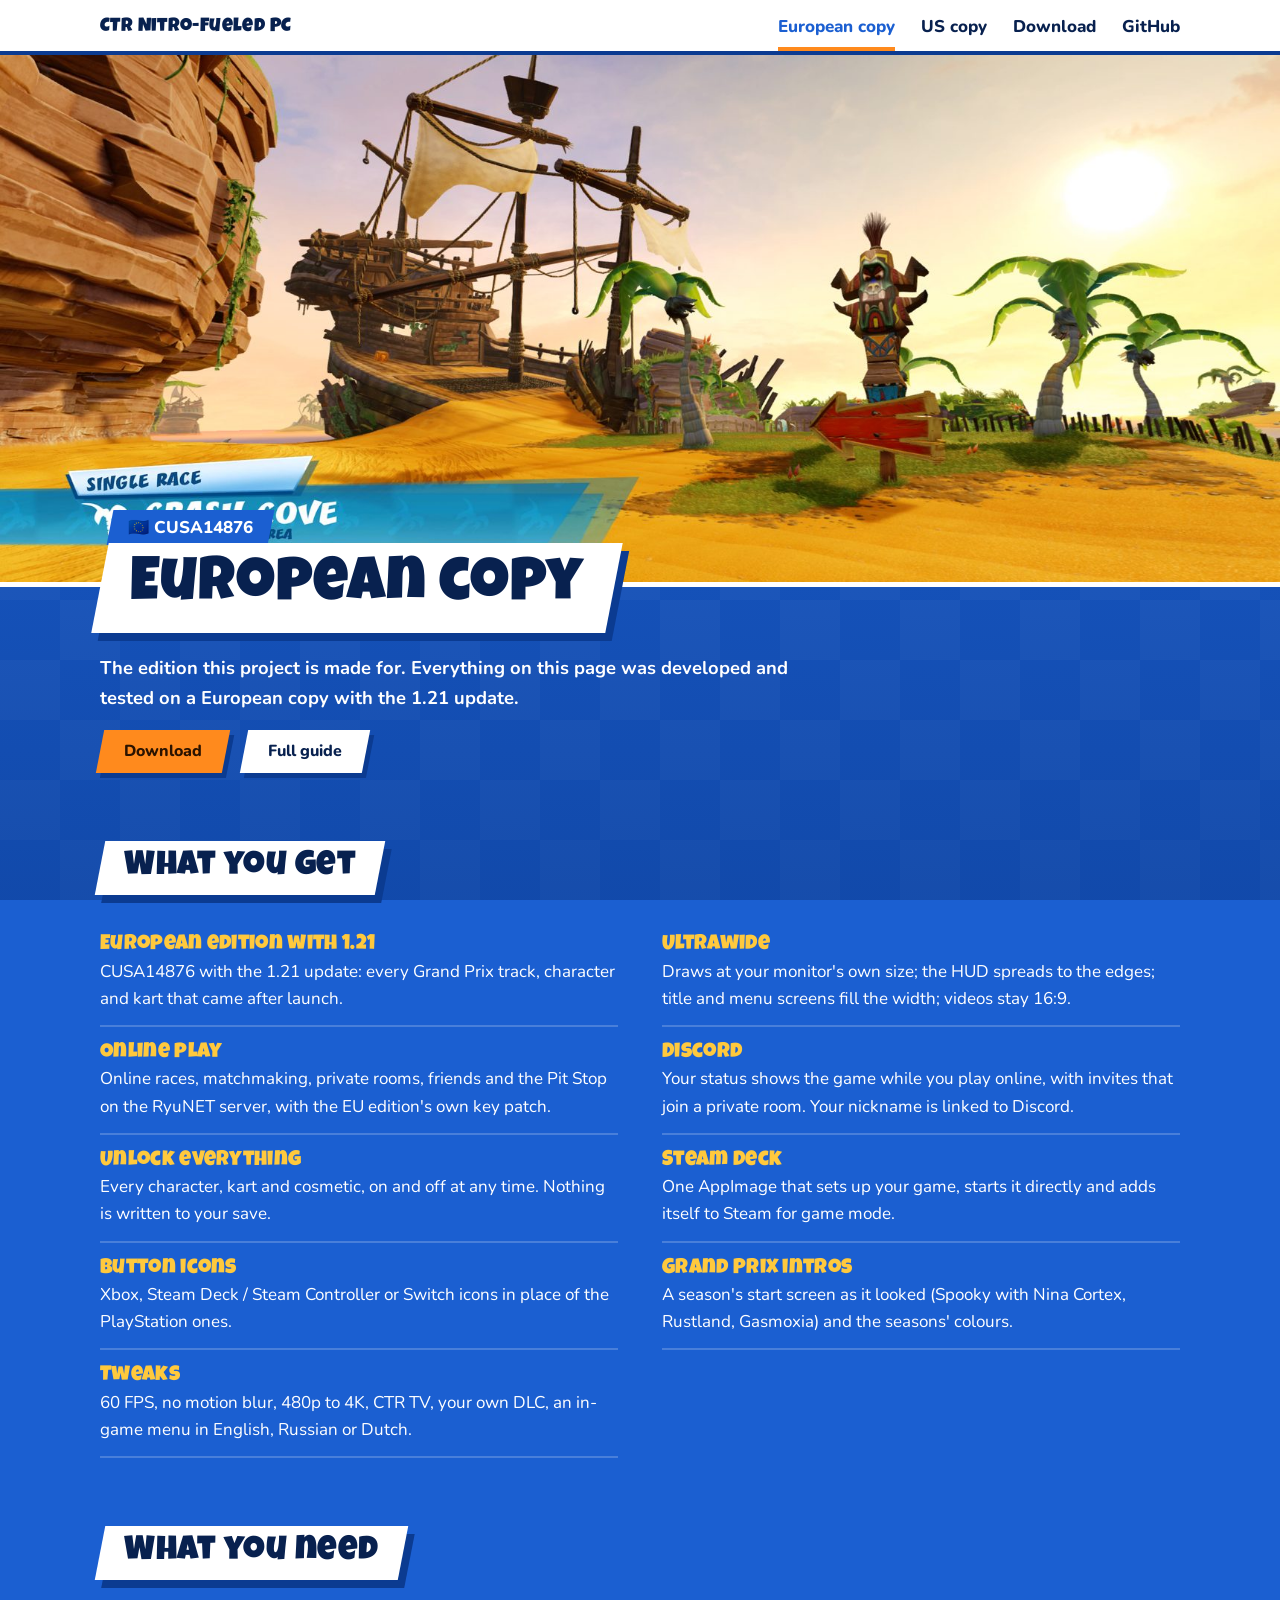
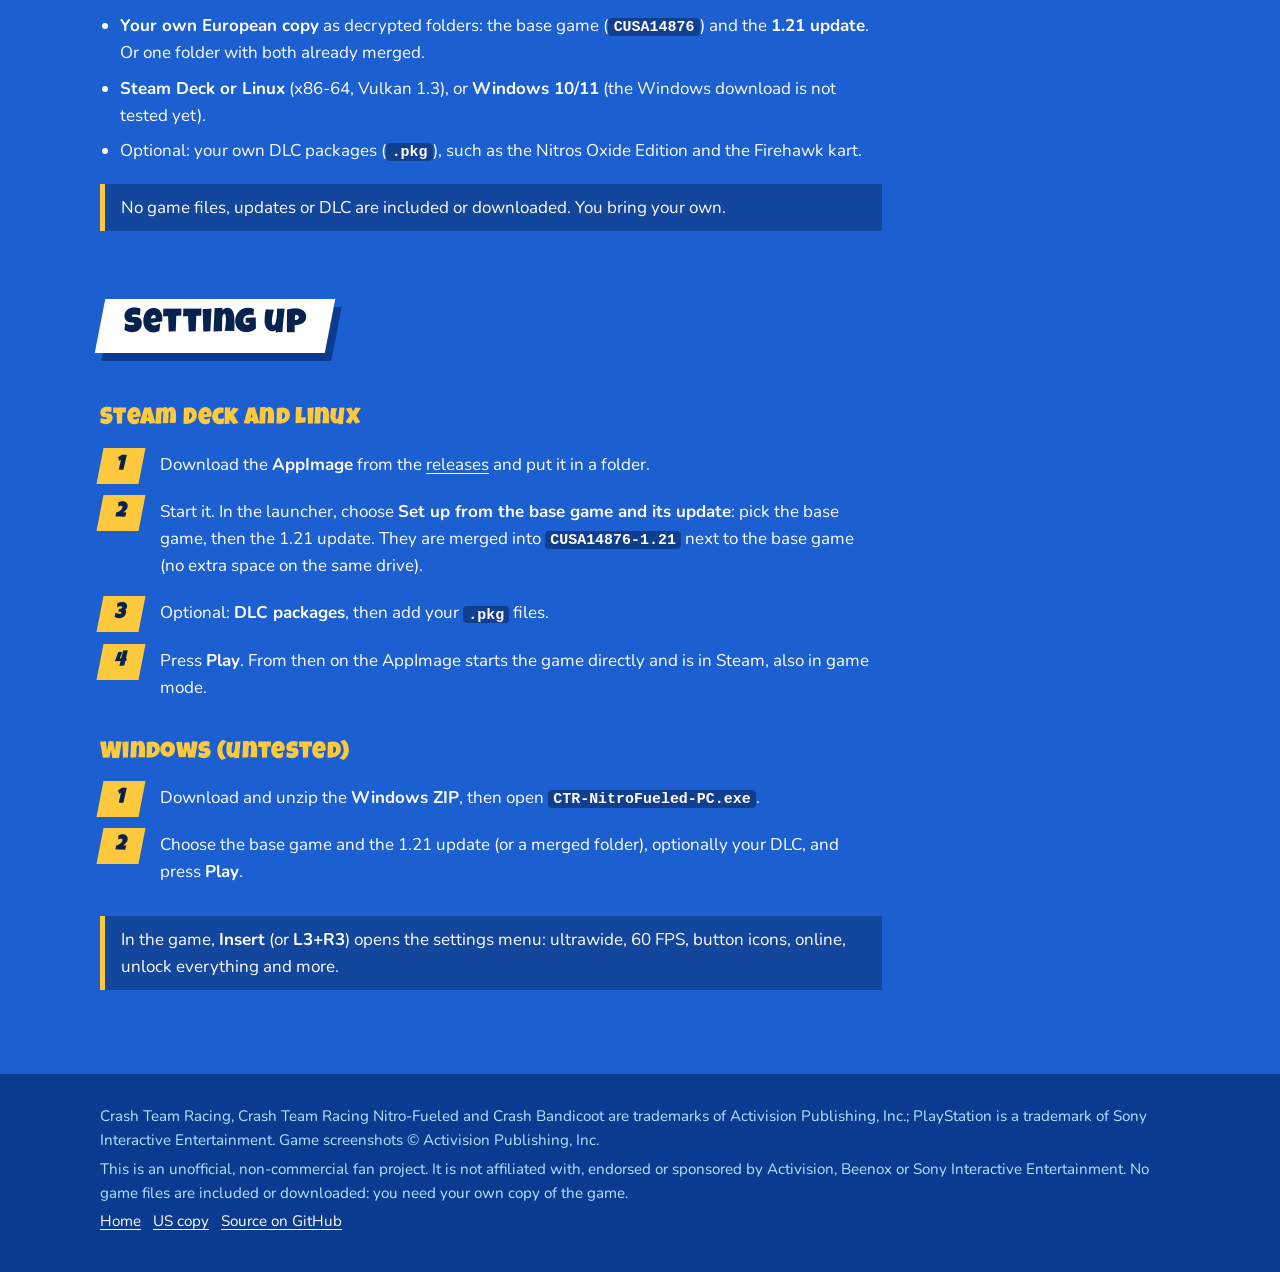
<file: site/eu.html>
<!doctype html>
<html lang="en">
<head>
<meta charset="utf-8">
<meta name="viewport" content="width=device-width, initial-scale=1">
<title>European copy: CTR Nitro-Fueled PC</title>
<link rel="icon" href="icon.svg" type="image/svg+xml">
<meta name="description" content="Crash Team Racing: Nitro-Fueled, European PS4 copy (CUSA14876) with the 1.21 update, natively on Linux, the Steam Deck and Windows.">
<link rel="preconnect" href="https://fonts.googleapis.com">
<link rel="preconnect" href="https://fonts.gstatic.com" crossorigin>
<link rel="stylesheet" href="https://fonts.googleapis.com/css2?family=Luckiest+Guy&family=Nunito:wght@400;700;800&display=swap">
<link rel="stylesheet" href="style.css">
</head>
<body>
<nav class="nav" aria-label="Site">
  <ul>
    <li class="home"><a href="./">CTR Nitro-Fueled PC</a></li>
    <li><a href="eu.html" aria-current="page">European copy</a></li>
    <li><a href="us.html">US copy</a></li>
    <li><a href="https://github.com/martijnhe/OCTR-NitroFueled-PC-EU/releases">Download</a></li>
    <li><a href="https://github.com/martijnhe/OCTR-NitroFueled-PC-EU">GitHub</a></li>
  </ul>
</nav>

<header class="hero">
  <img src="screenshots/flyover.jpg" srcset="screenshots/flyover-small.jpg 1720w, screenshots/flyover.jpg 3440w" sizes="100vw"
       alt="The fly-over of Crash Cove before a race, at 3440x1440">
  <div class="card">
    <div class="kicker"><span>🇪🇺 CUSA14876</span></div><br>
    <h1 class="banner"><span>European copy</span></h1>
    <p>The edition this project is made for. Everything on this page was developed and tested on a European copy with the 1.21 update.</p>
    <div class="actions">
      <a class="btn download" href="https://github.com/martijnhe/OCTR-NitroFueled-PC-EU/releases"><span>Download</span></a>
      <a class="btn" href="https://github.com/martijnhe/OCTR-NitroFueled-PC-EU#quick-start-linux-steam-deck"><span>Full guide</span></a>
    </div>
  </div>
</header>

<main class="wrap">
  <section>
    <h2 class="banner"><span>What you get</span></h2>
    <ul class="features">
      <li><b>European edition with 1.21</b>CUSA14876 with the 1.21 update: every Grand Prix track, character and kart that came after launch.</li>
      <li><b>Ultrawide</b>Draws at your monitor's own size; the HUD spreads to the edges; title and menu screens fill the width; videos stay 16:9.</li>
      <li><b>Online play</b>Online races, matchmaking, private rooms, friends and the Pit Stop on the RyuNET server, with the EU edition's own key patch.</li>
      <li><b>Discord</b>Your status shows the game while you play online, with invites that join a private room. Your nickname is linked to Discord.</li>
      <li><b>Unlock everything</b>Every character, kart and cosmetic, on and off at any time. Nothing is written to your save.</li>
      <li><b>Steam Deck</b>One AppImage that sets up your game, starts it directly and adds itself to Steam for game mode.</li>
      <li><b>Button icons</b>Xbox, Steam Deck / Steam Controller or Switch icons in place of the PlayStation ones.</li>
      <li><b>Grand Prix intros</b>A season's start screen as it looked (Spooky with Nina Cortex, Rustland, Gasmoxia) and the seasons' colours.</li>
      <li><b>Tweaks</b>60 FPS, no motion blur, 480p to 4K, CTR TV, your own DLC, an in-game menu in English, Russian or Dutch.</li>
    </ul>
  </section>

  <section>
    <h2 class="banner"><span>What you need</span></h2>
    <ul class="req">
      <li><b>Your own European copy</b> as decrypted folders: the base game (<code>CUSA14876</code>) and the <b>1.21 update</b>. Or one folder with both already merged.</li>
      <li><b>Steam Deck or Linux</b> (x86-64, Vulkan 1.3), or <b>Windows 10/11</b> (the Windows download is not tested yet).</li>
      <li>Optional: your own DLC packages (<code>.pkg</code>), such as the Nitros Oxide Edition and the Firehawk kart.</li>
    </ul>
    <p class="note">No game files, updates or DLC are included or downloaded. You bring your own.</p>
  </section>

  <section>
    <h2 class="banner"><span>Setting up</span></h2>
    <h3>Steam Deck and Linux</h3>
    <ol class="steps">
      <li>Download the <b>AppImage</b> from the <a href="https://github.com/martijnhe/OCTR-NitroFueled-PC-EU/releases">releases</a> and put it in a folder.</li>
      <li>Start it. In the launcher, choose <b>Set up from the base game and its update</b>: pick the base game, then the 1.21 update. They are merged into <code>CUSA14876-1.21</code> next to the base game (no extra space on the same drive).</li>
      <li>Optional: <b>DLC packages</b>, then add your <code>.pkg</code> files.</li>
      <li>Press <b>Play</b>. From then on the AppImage starts the game directly and is in Steam, also in game mode.</li>
    </ol>
    <h3>Windows (untested)</h3>
    <ol class="steps">
      <li>Download and unzip the <b>Windows ZIP</b>, then open <code>CTR-NitroFueled-PC.exe</code>.</li>
      <li>Choose the base game and the 1.21 update (or a merged folder), optionally your DLC, and press <b>Play</b>.</li>
    </ol>
    <p class="note">In the game, <b>Insert</b> (or <b>L3+R3</b>) opens the settings menu: ultrawide, 60 FPS, button icons, online, unlock everything and more.</p>
  </section>
</main>

<footer>
  <div class="wrap">
    <p>Crash Team Racing, Crash Team Racing Nitro-Fueled and Crash Bandicoot are trademarks of Activision Publishing, Inc.; PlayStation is a trademark of Sony Interactive Entertainment. Game screenshots &copy; Activision Publishing, Inc.</p>
    <p>This is an unofficial, non-commercial fan project. It is not affiliated with, endorsed or sponsored by Activision, Beenox or Sony Interactive Entertainment. No game files are included or downloaded: you need your own copy of the game.</p>
    <p><a href="./">Home</a> &nbsp; <a href="us.html">US copy</a> &nbsp; <a href="https://github.com/martijnhe/OCTR-NitroFueled-PC-EU">Source on GitHub</a></p>
  </div>
</footer>
</body>
</html>
</file>
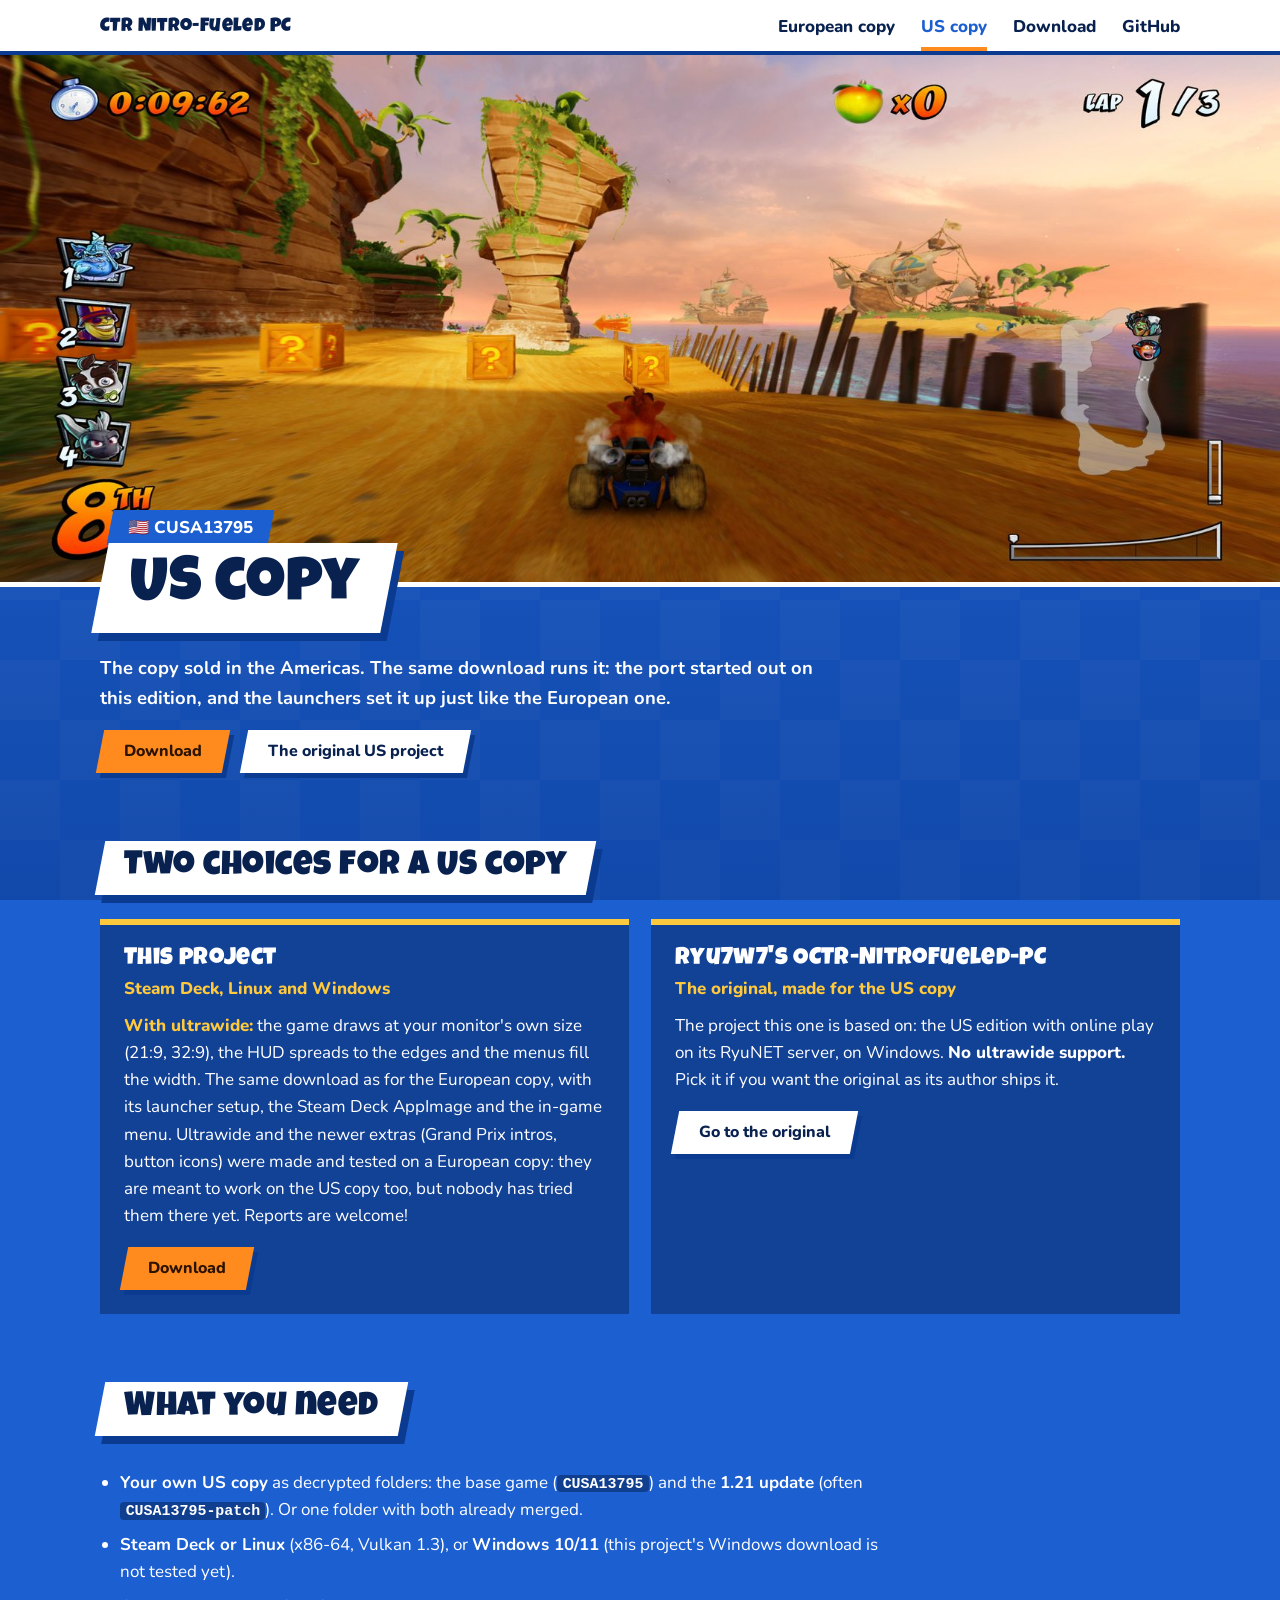
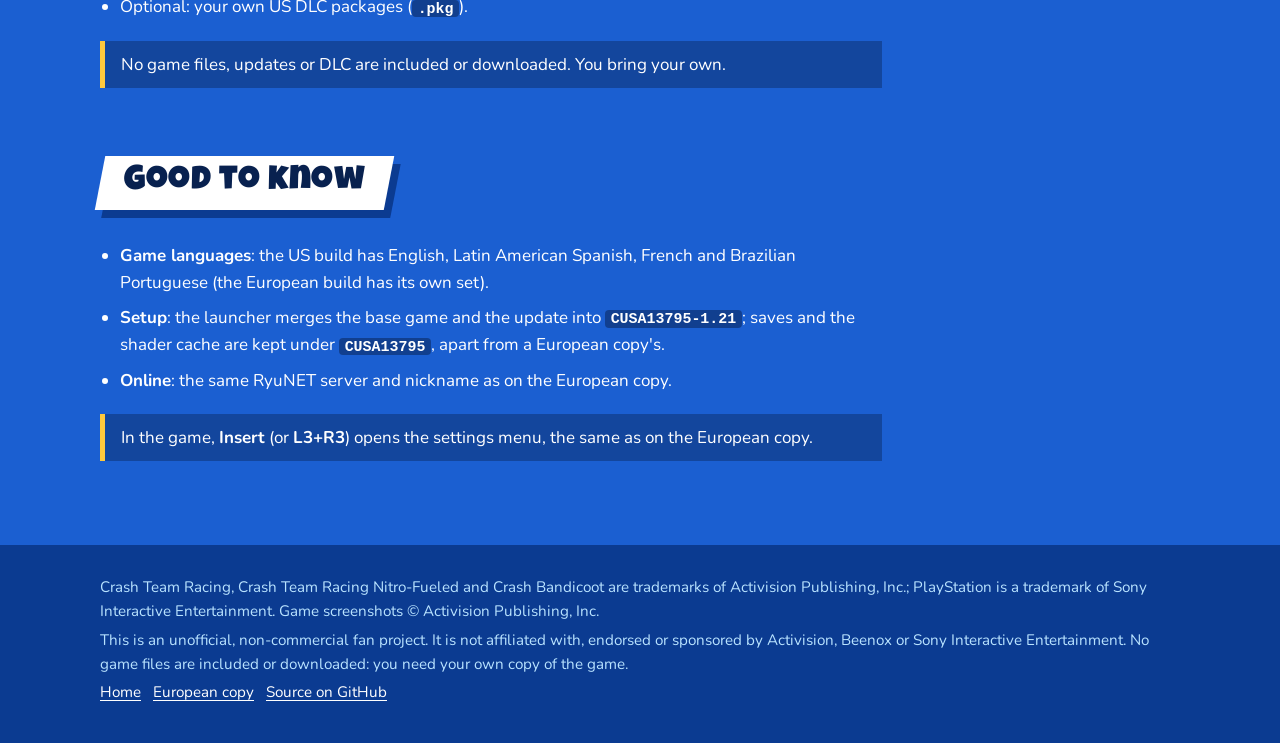
<file: site/us.html>
<!doctype html>
<html lang="en">
<head>
<meta charset="utf-8">
<meta name="viewport" content="width=device-width, initial-scale=1">
<title>US copy: CTR Nitro-Fueled PC</title>
<link rel="icon" href="icon.svg" type="image/svg+xml">
<meta name="description" content="Crash Team Racing: Nitro-Fueled, US PS4 copy (CUSA13795) with the 1.21 update, natively on Linux, the Steam Deck and Windows.">
<link rel="preconnect" href="https://fonts.googleapis.com">
<link rel="preconnect" href="https://fonts.gstatic.com" crossorigin>
<link rel="stylesheet" href="https://fonts.googleapis.com/css2?family=Luckiest+Guy&family=Nunito:wght@400;700;800&display=swap">
<link rel="stylesheet" href="style.css">
</head>
<body>
<nav class="nav" aria-label="Site">
  <ul>
    <li class="home"><a href="./">CTR Nitro-Fueled PC</a></li>
    <li><a href="eu.html">European copy</a></li>
    <li><a href="us.html" aria-current="page">US copy</a></li>
    <li><a href="https://github.com/martijnhe/OCTR-NitroFueled-PC-EU/releases">Download</a></li>
    <li><a href="https://github.com/martijnhe/OCTR-NitroFueled-PC-EU">GitHub</a></li>
  </ul>
</nav>

<header class="hero">
  <img src="screenshots/race-beach.jpg" srcset="screenshots/race-beach-small.jpg 1720w, screenshots/race-beach.jpg 3440w" sizes="100vw"
       alt="Racing along the beach of Crash Cove at sunset, at 3440x1440">
  <div class="card">
    <div class="kicker"><span>🇺🇸 CUSA13795</span></div><br>
    <h1 class="banner"><span>US copy</span></h1>
    <p>The copy sold in the Americas. The same download runs it: the port started out on this edition, and the launchers set it up just like the European one.</p>
    <div class="actions">
      <a class="btn download" href="https://github.com/martijnhe/OCTR-NitroFueled-PC-EU/releases"><span>Download</span></a>
      <a class="btn" href="https://github.com/Ryu7w7/OCTR-NitroFueled-PC"><span>The original US project</span></a>
    </div>
  </div>
</header>

<main class="wrap">
  <section>
    <h2 class="banner"><span>Two choices for a US copy</span></h2>
    <div class="choices">
      <div class="choice">
        <h3>This project</h3>
        <div class="id">Steam Deck, Linux and Windows</div>
        <p><span class="yes">With ultrawide:</span> the game draws at your monitor's own size (21:9, 32:9), the HUD spreads to the edges and the menus fill the width. The same download as for the European copy, with its launcher setup, the Steam Deck AppImage and the in-game menu. Ultrawide and the newer extras (Grand Prix intros, button icons) were made and tested on a European copy: they are meant to work on the US copy too, but nobody has tried them there yet. Reports are welcome!</p>
        <a class="btn download" href="https://github.com/martijnhe/OCTR-NitroFueled-PC-EU/releases"><span>Download</span></a>
      </div>
      <div class="choice">
        <h3>Ryu7w7's OCTR-NitroFueled-PC</h3>
        <div class="id">The original, made for the US copy</div>
        <p>The project this one is based on: the US edition with online play on its RyuNET server, on Windows. <span class="no">No ultrawide support.</span> Pick it if you want the original as its author ships it.</p>
        <a class="btn" href="https://github.com/Ryu7w7/OCTR-NitroFueled-PC"><span>Go to the original</span></a>
      </div>
    </div>
  </section>

  <section>
    <h2 class="banner"><span>What you need</span></h2>
    <ul class="req">
      <li><b>Your own US copy</b> as decrypted folders: the base game (<code>CUSA13795</code>) and the <b>1.21 update</b> (often <code>CUSA13795-patch</code>). Or one folder with both already merged.</li>
      <li><b>Steam Deck or Linux</b> (x86-64, Vulkan 1.3), or <b>Windows 10/11</b> (this project's Windows download is not tested yet).</li>
      <li>Optional: your own US DLC packages (<code>.pkg</code>).</li>
    </ul>
    <p class="note">No game files, updates or DLC are included or downloaded. You bring your own.</p>
  </section>

  <section>
    <h2 class="banner"><span>Good to know</span></h2>
    <ul class="req">
      <li><b>Game languages</b>: the US build has English, Latin American Spanish, French and Brazilian Portuguese (the European build has its own set).</li>
      <li><b>Setup</b>: the launcher merges the base game and the update into <code>CUSA13795-1.21</code>; saves and the shader cache are kept under <code>CUSA13795</code>, apart from a European copy's.</li>
      <li><b>Online</b>: the same RyuNET server and nickname as on the European copy.</li>
    </ul>
    <p class="note">In the game, <b>Insert</b> (or <b>L3+R3</b>) opens the settings menu, the same as on the European copy.</p>
  </section>
</main>

<footer>
  <div class="wrap">
    <p>Crash Team Racing, Crash Team Racing Nitro-Fueled and Crash Bandicoot are trademarks of Activision Publishing, Inc.; PlayStation is a trademark of Sony Interactive Entertainment. Game screenshots &copy; Activision Publishing, Inc.</p>
    <p>This is an unofficial, non-commercial fan project. It is not affiliated with, endorsed or sponsored by Activision, Beenox or Sony Interactive Entertainment. No game files are included or downloaded: you need your own copy of the game.</p>
    <p><a href="./">Home</a> &nbsp; <a href="eu.html">European copy</a> &nbsp; <a href="https://github.com/martijnhe/OCTR-NitroFueled-PC-EU">Source on GitHub</a></p>
  </div>
</footer>
</body>
</html>
</file>
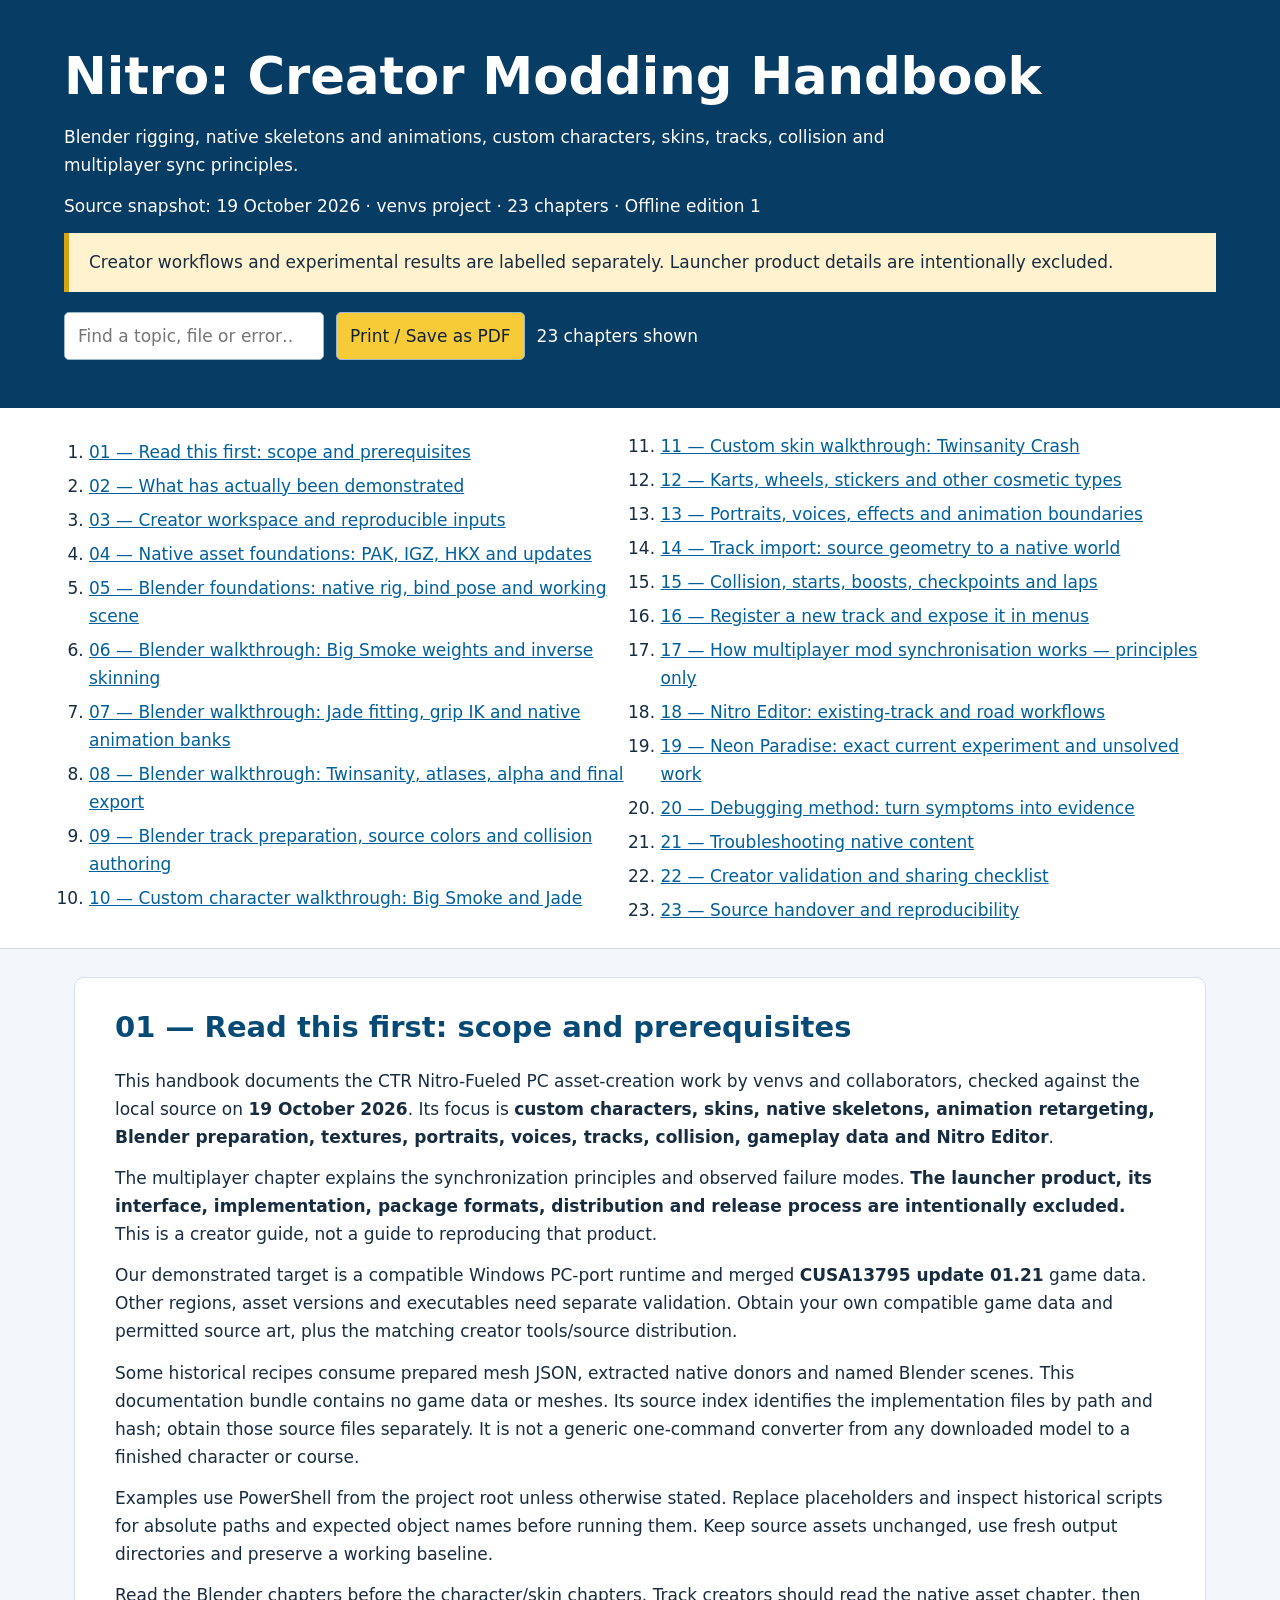
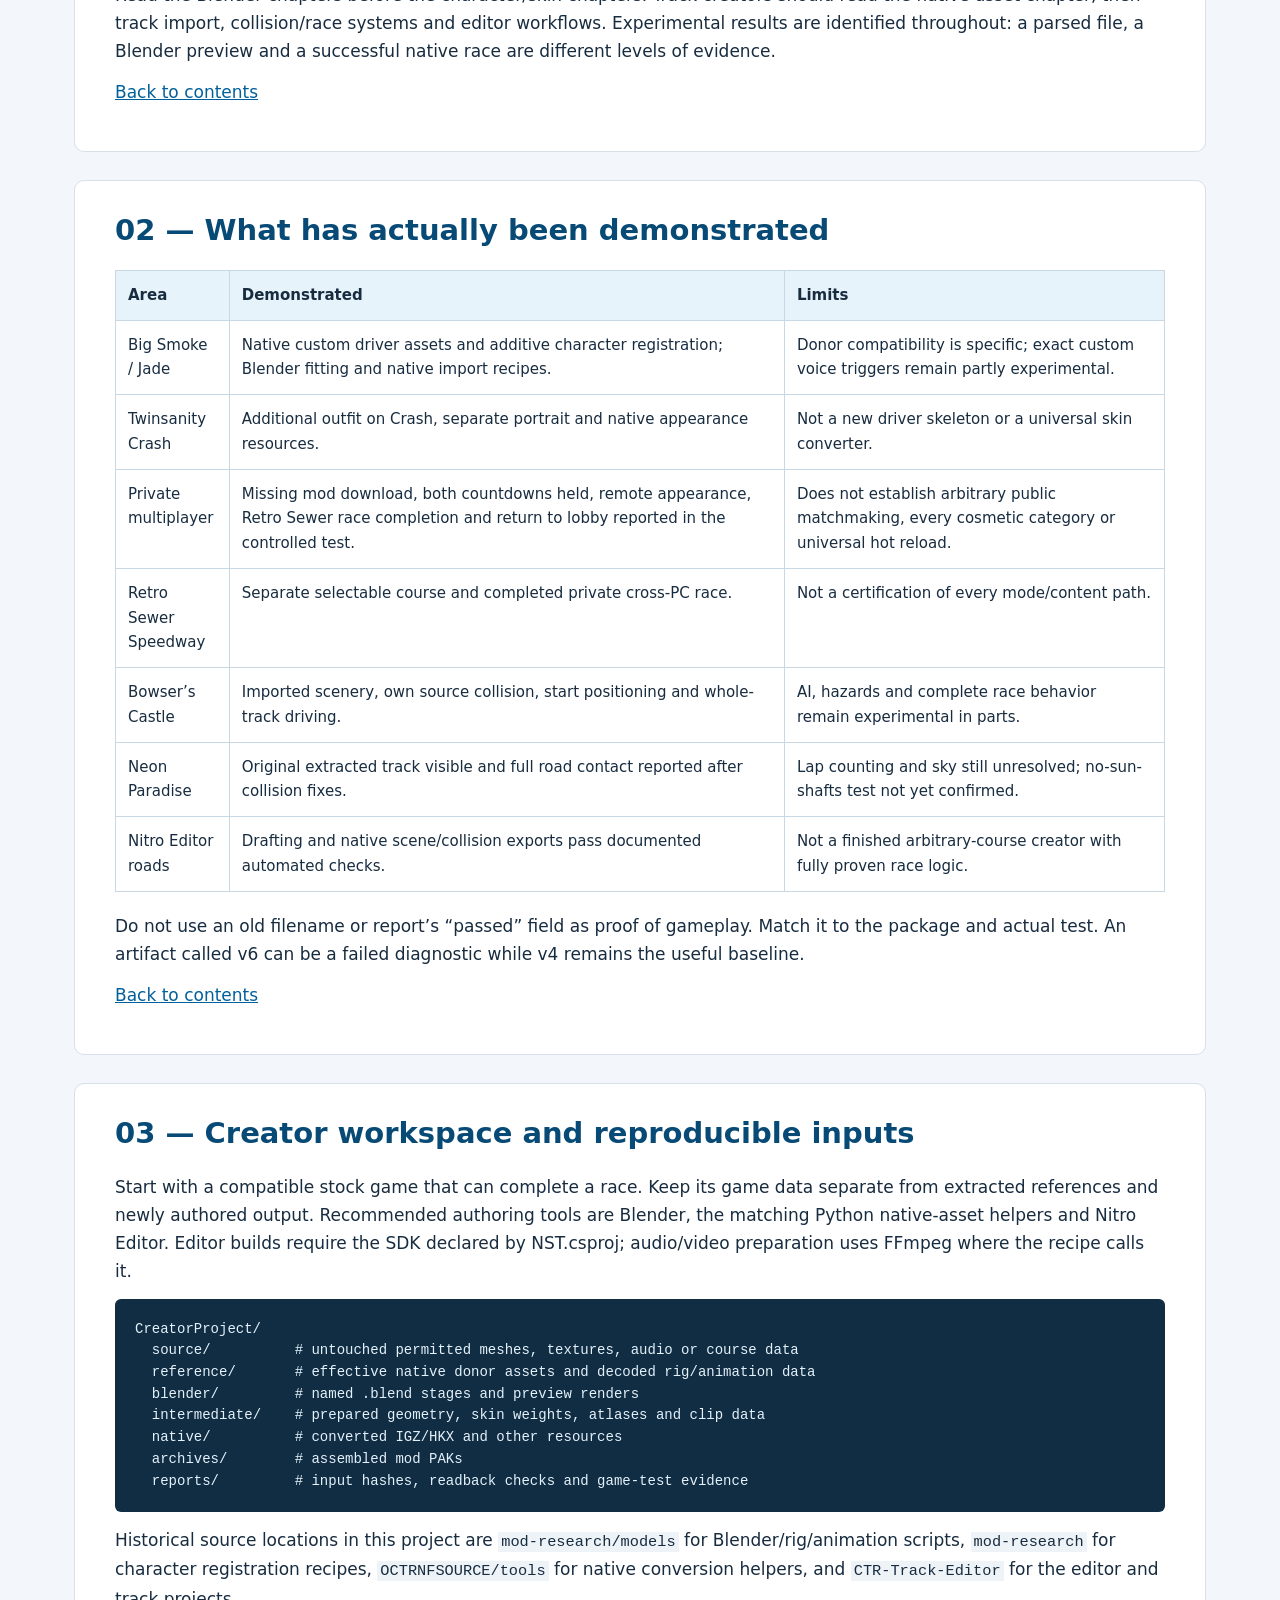
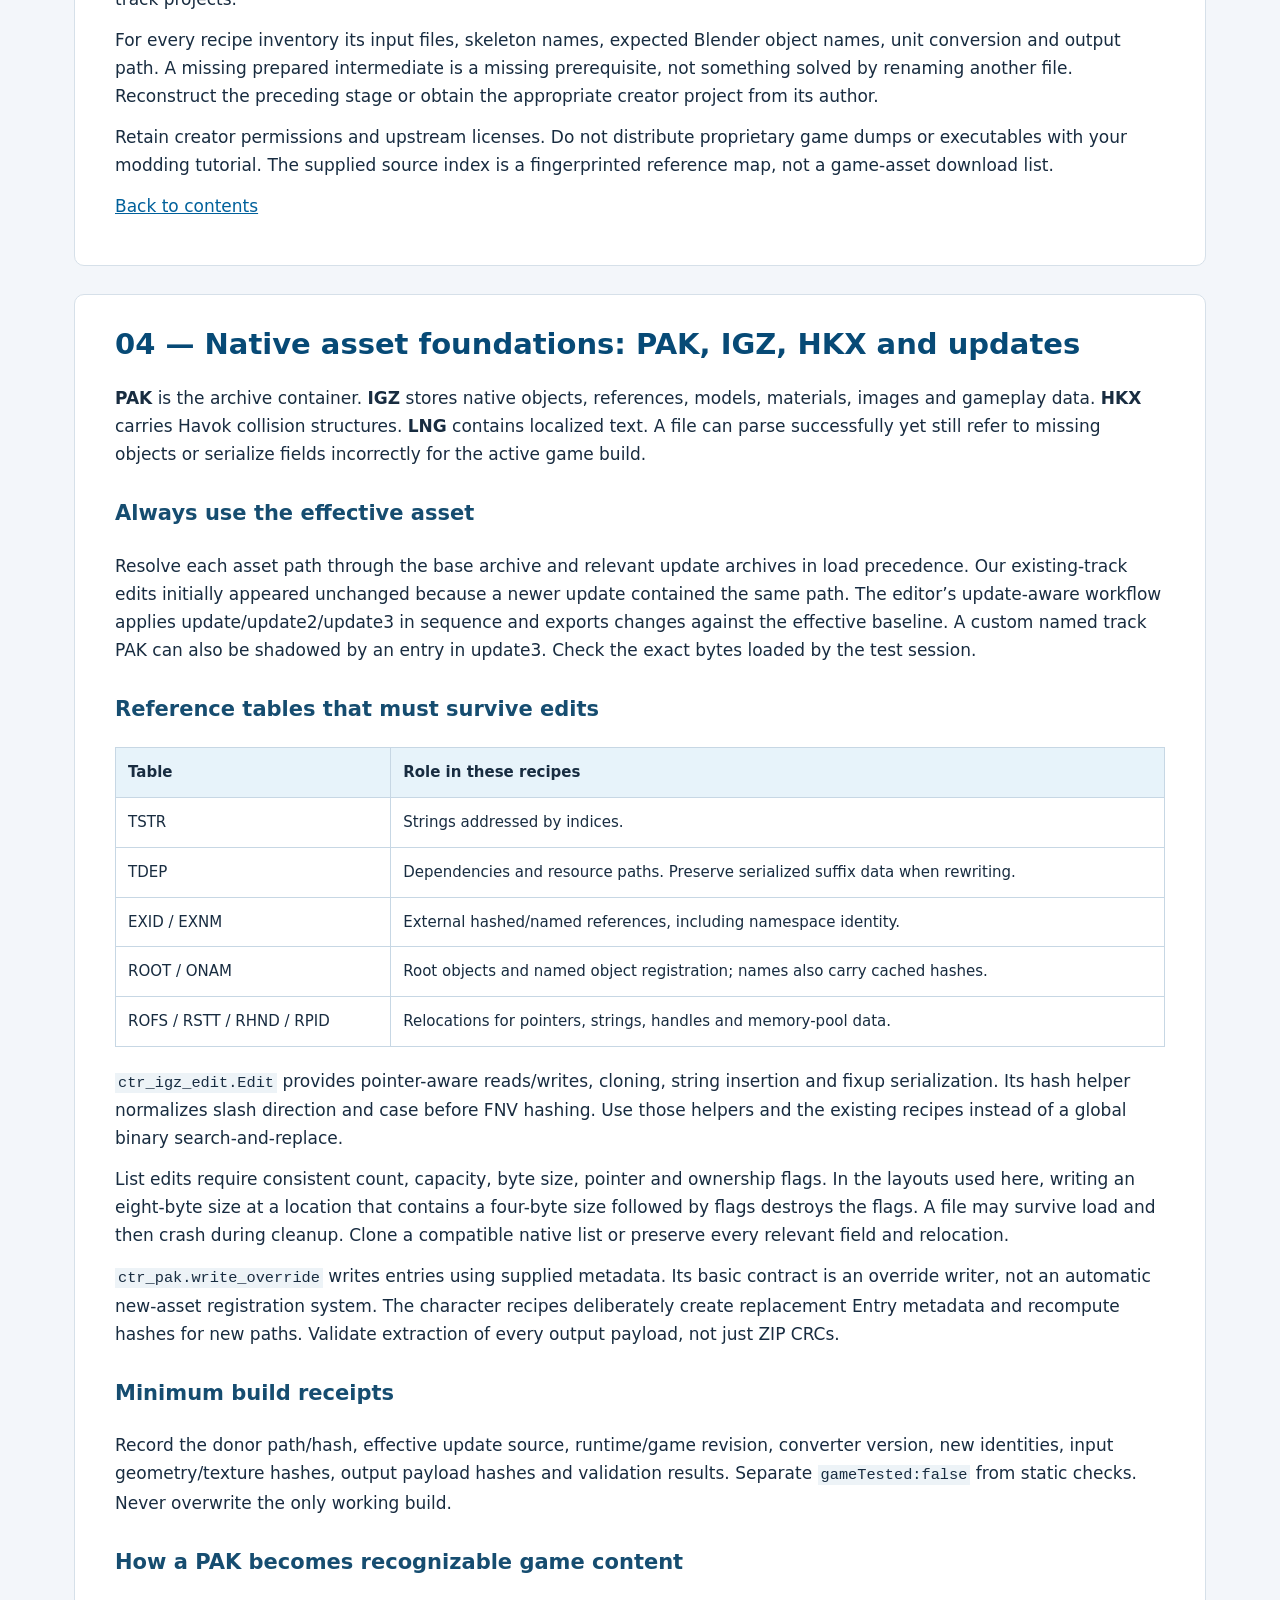
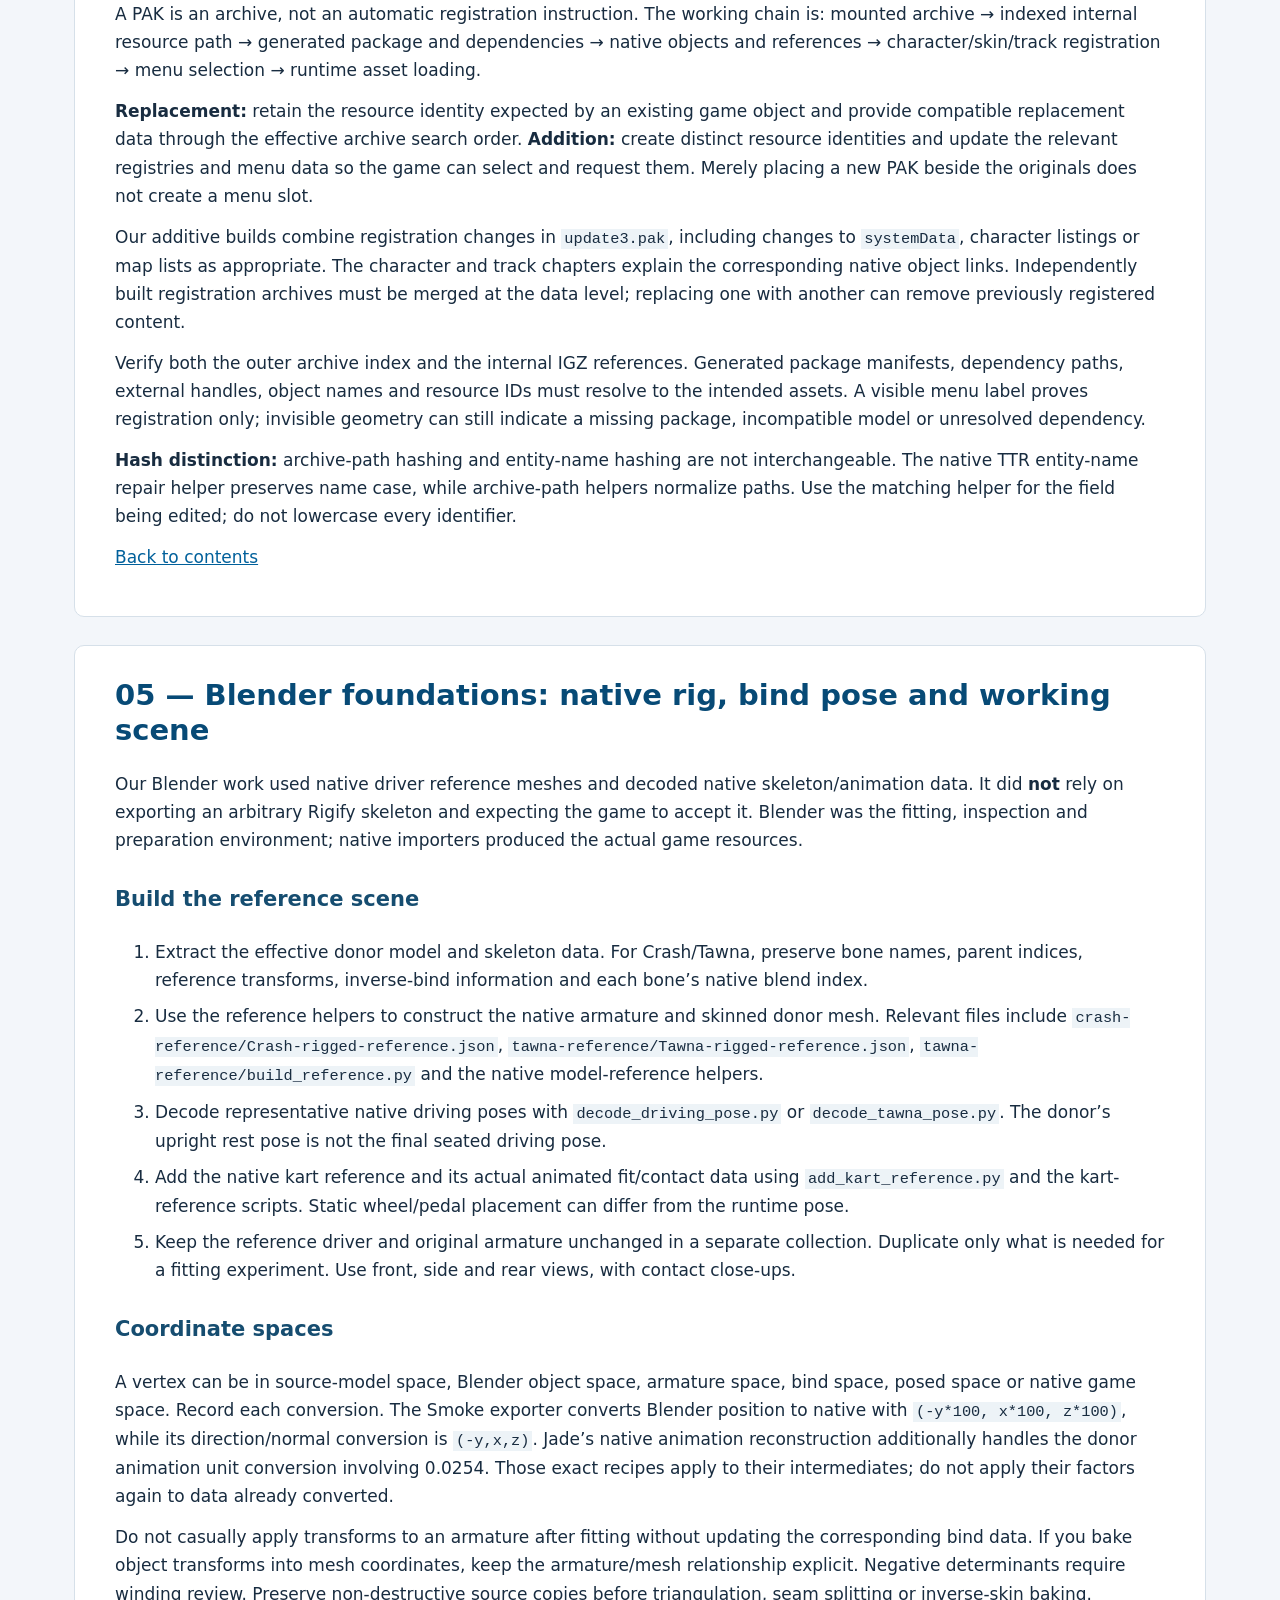
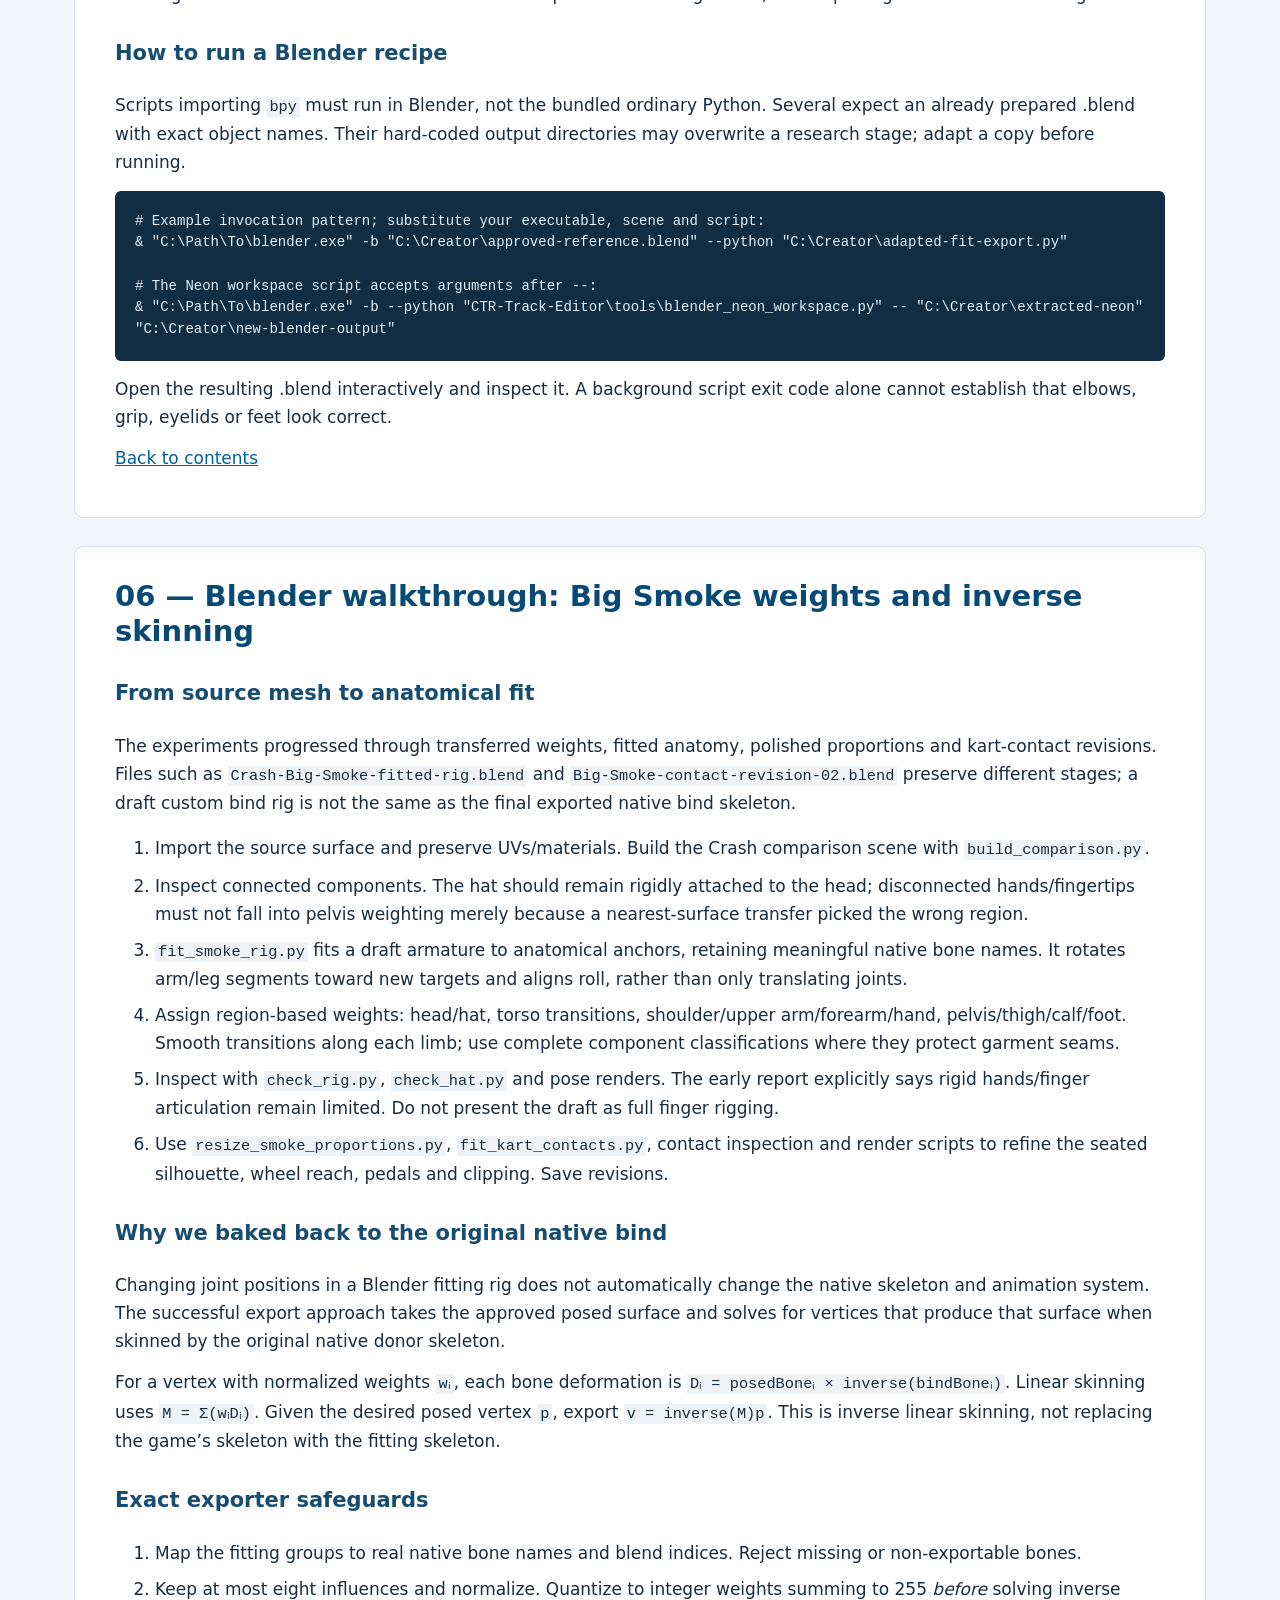
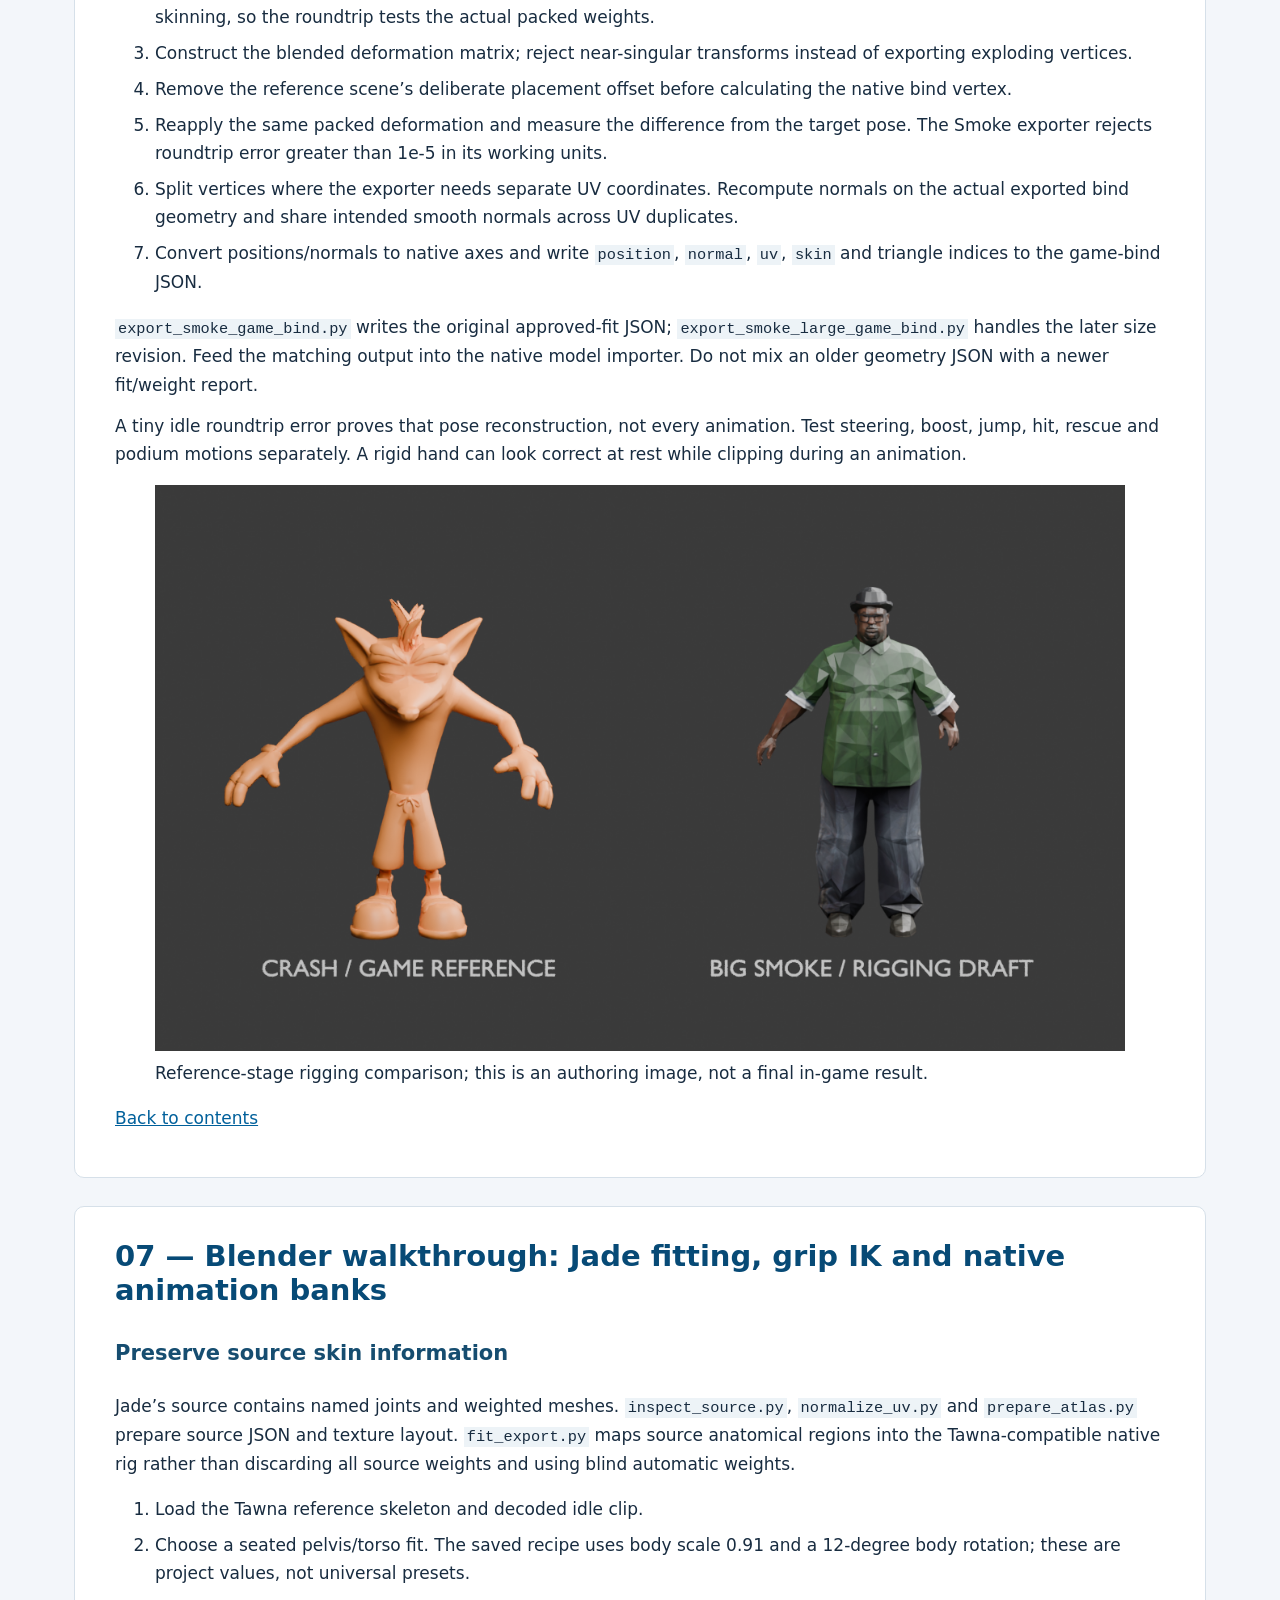
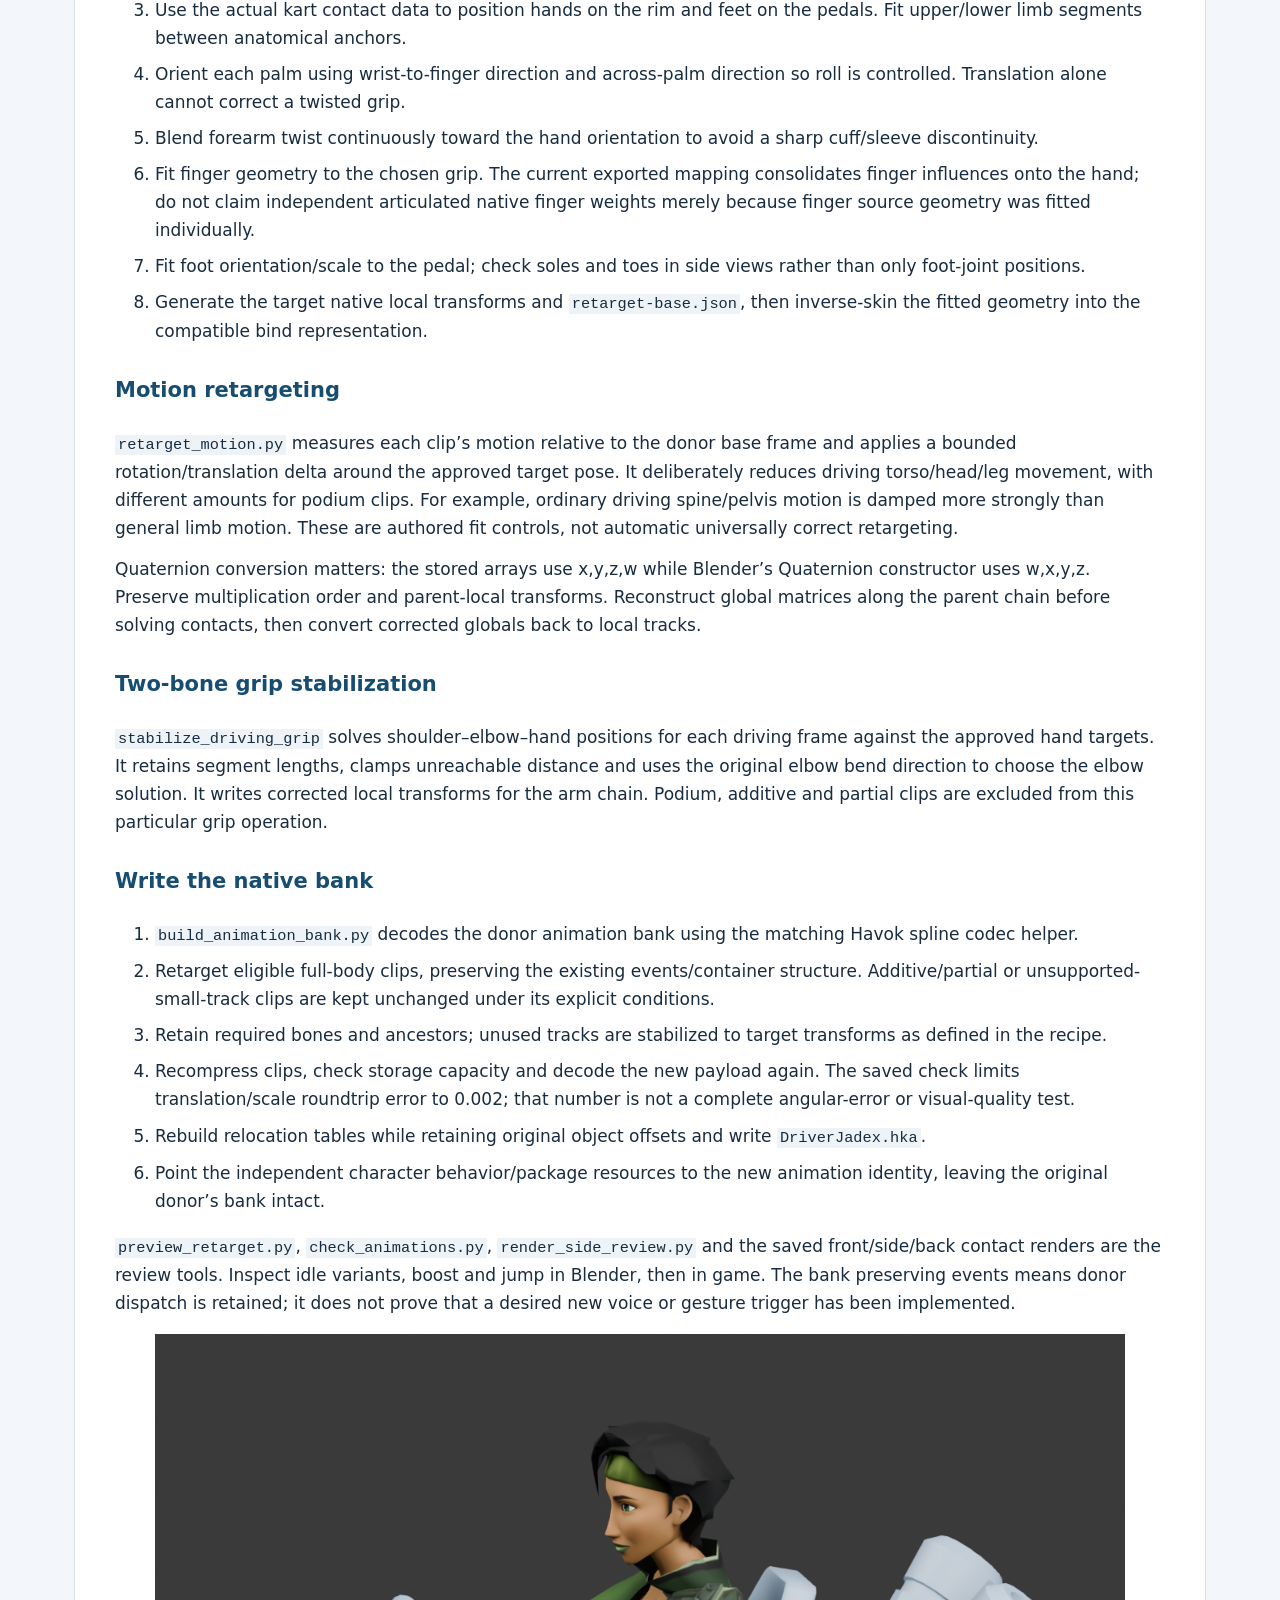
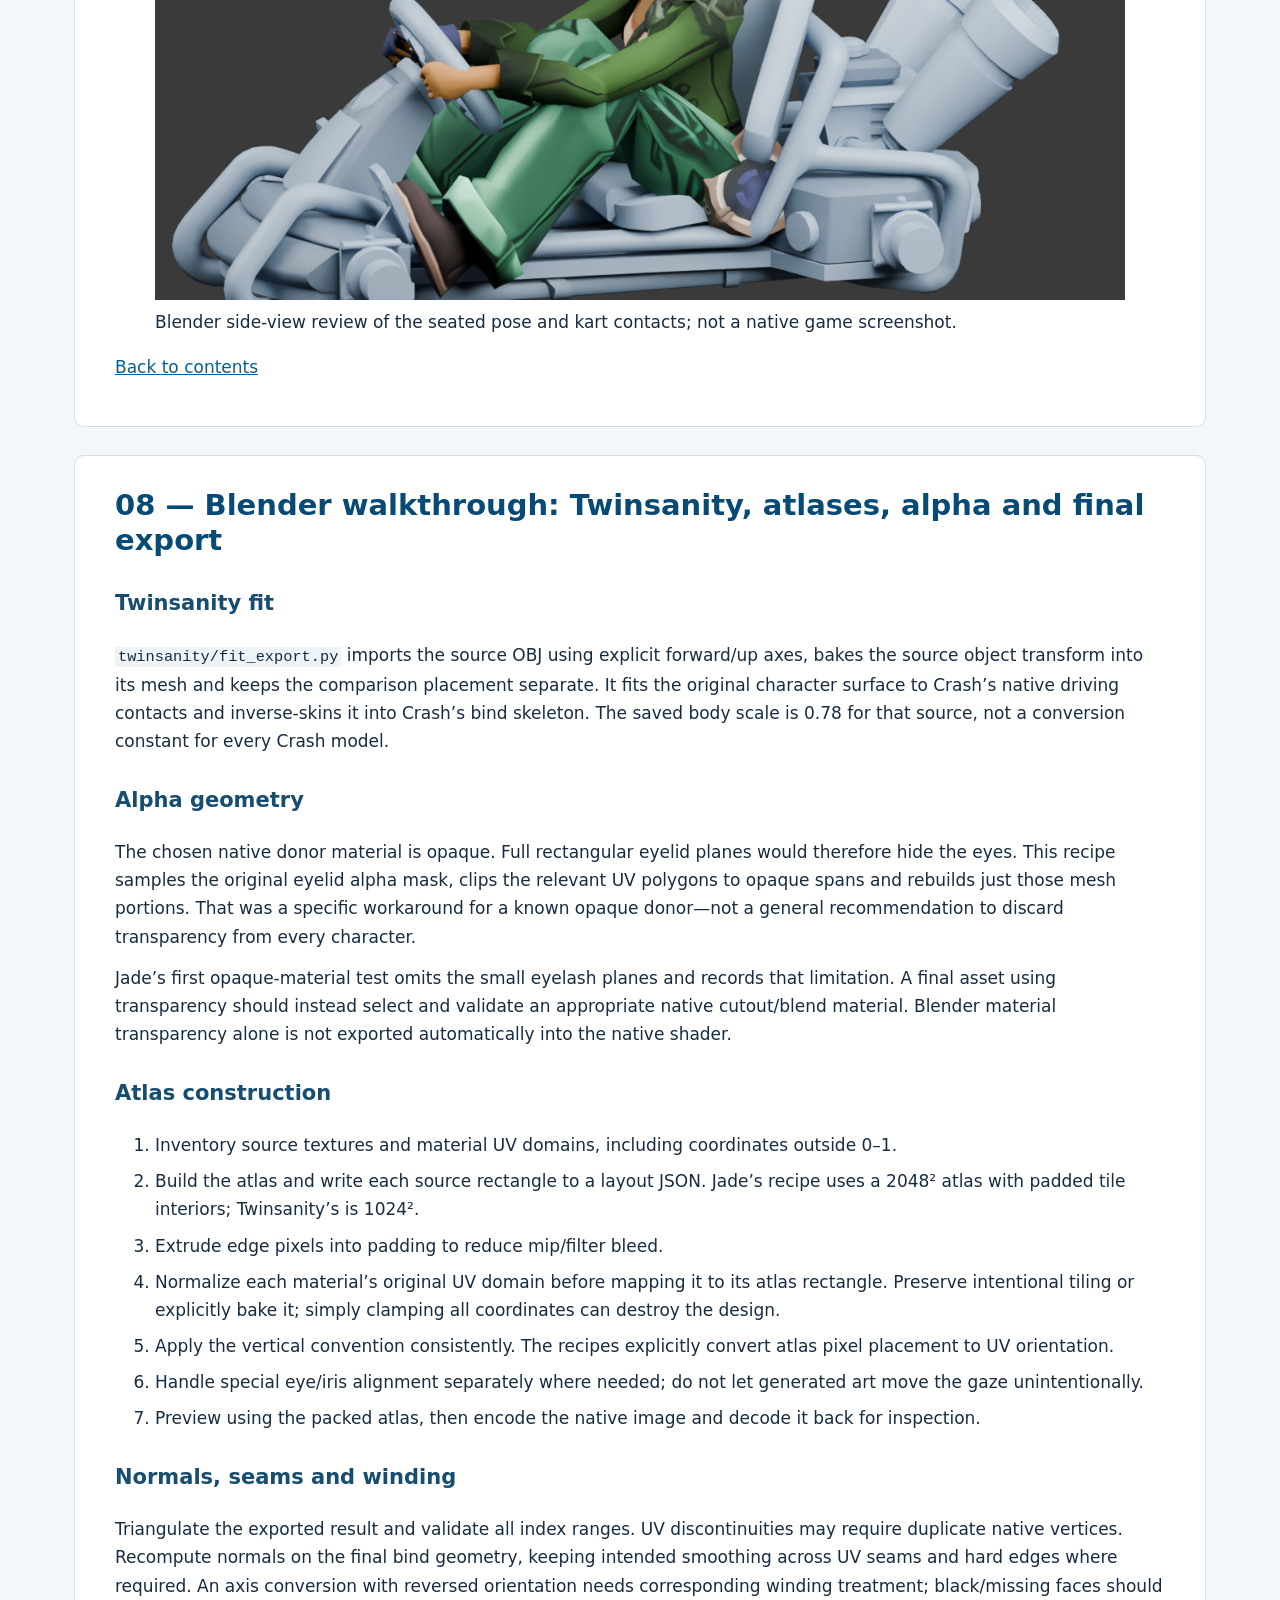
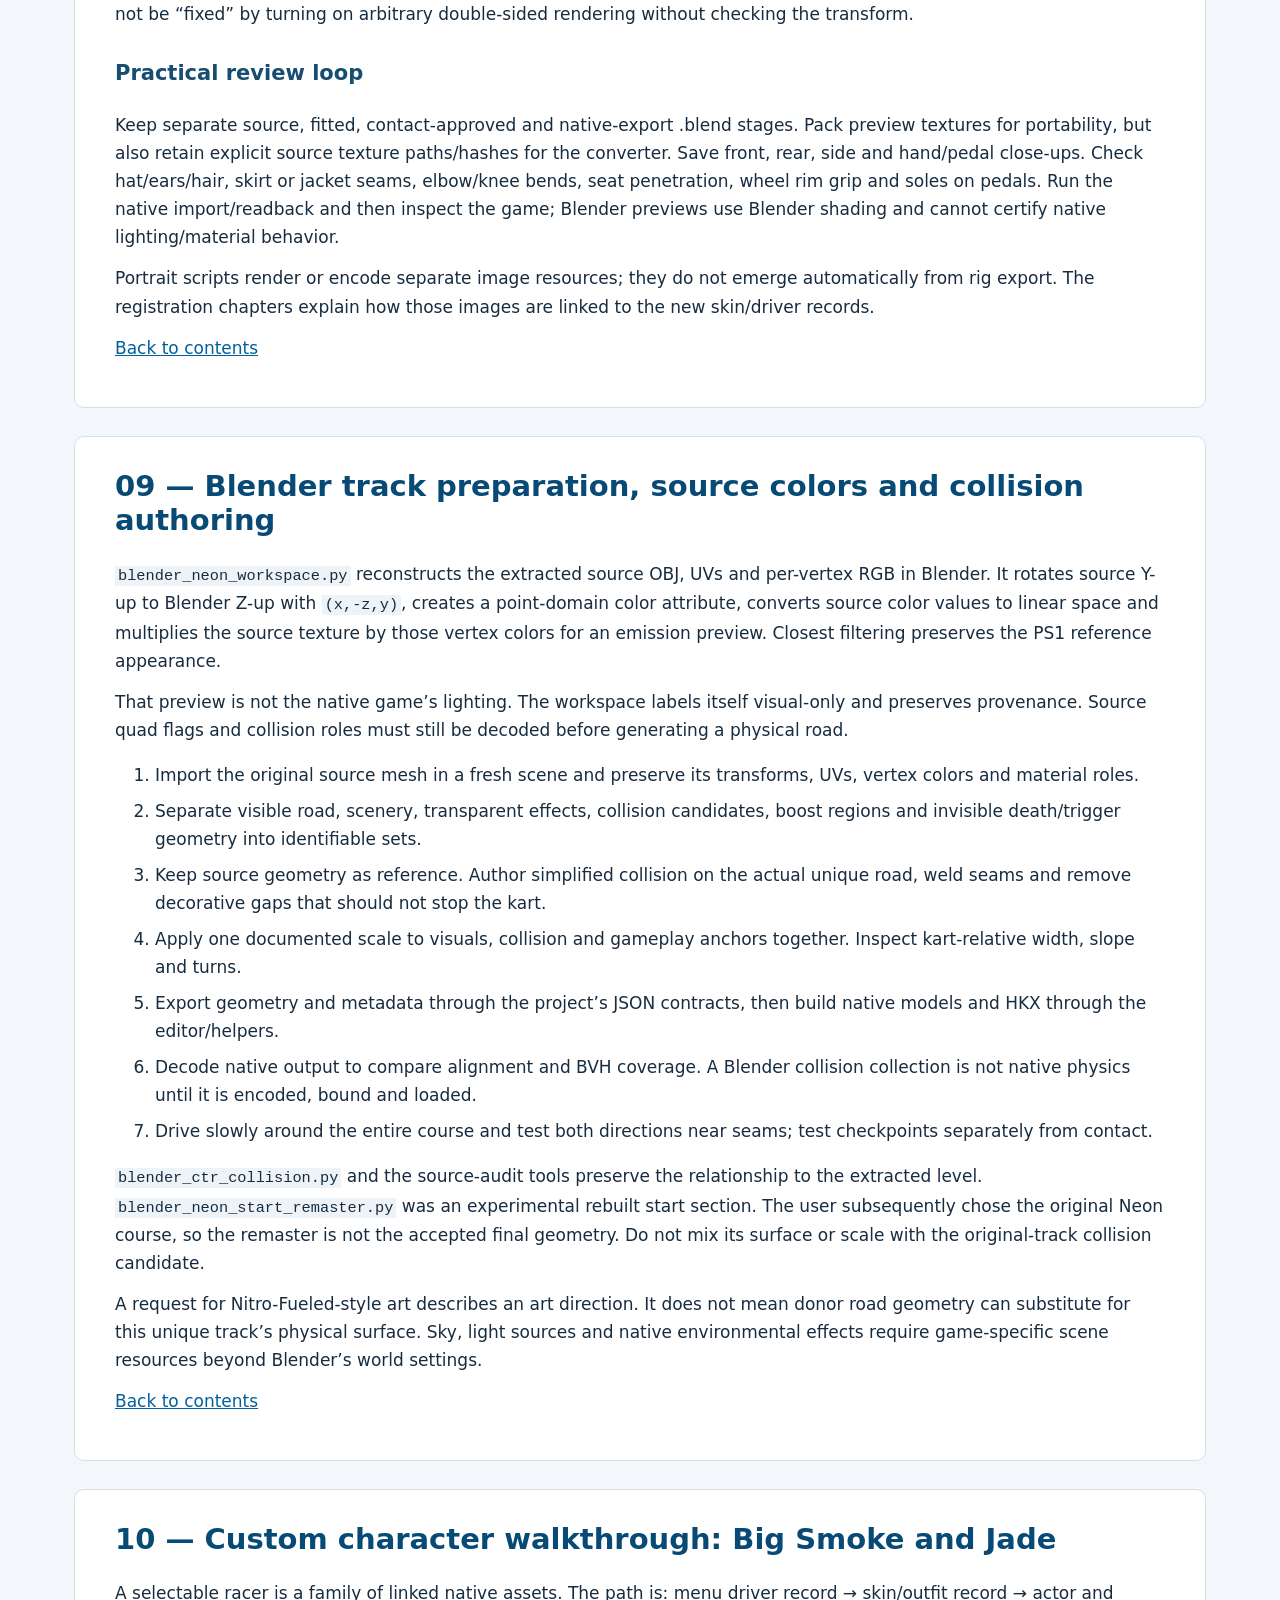
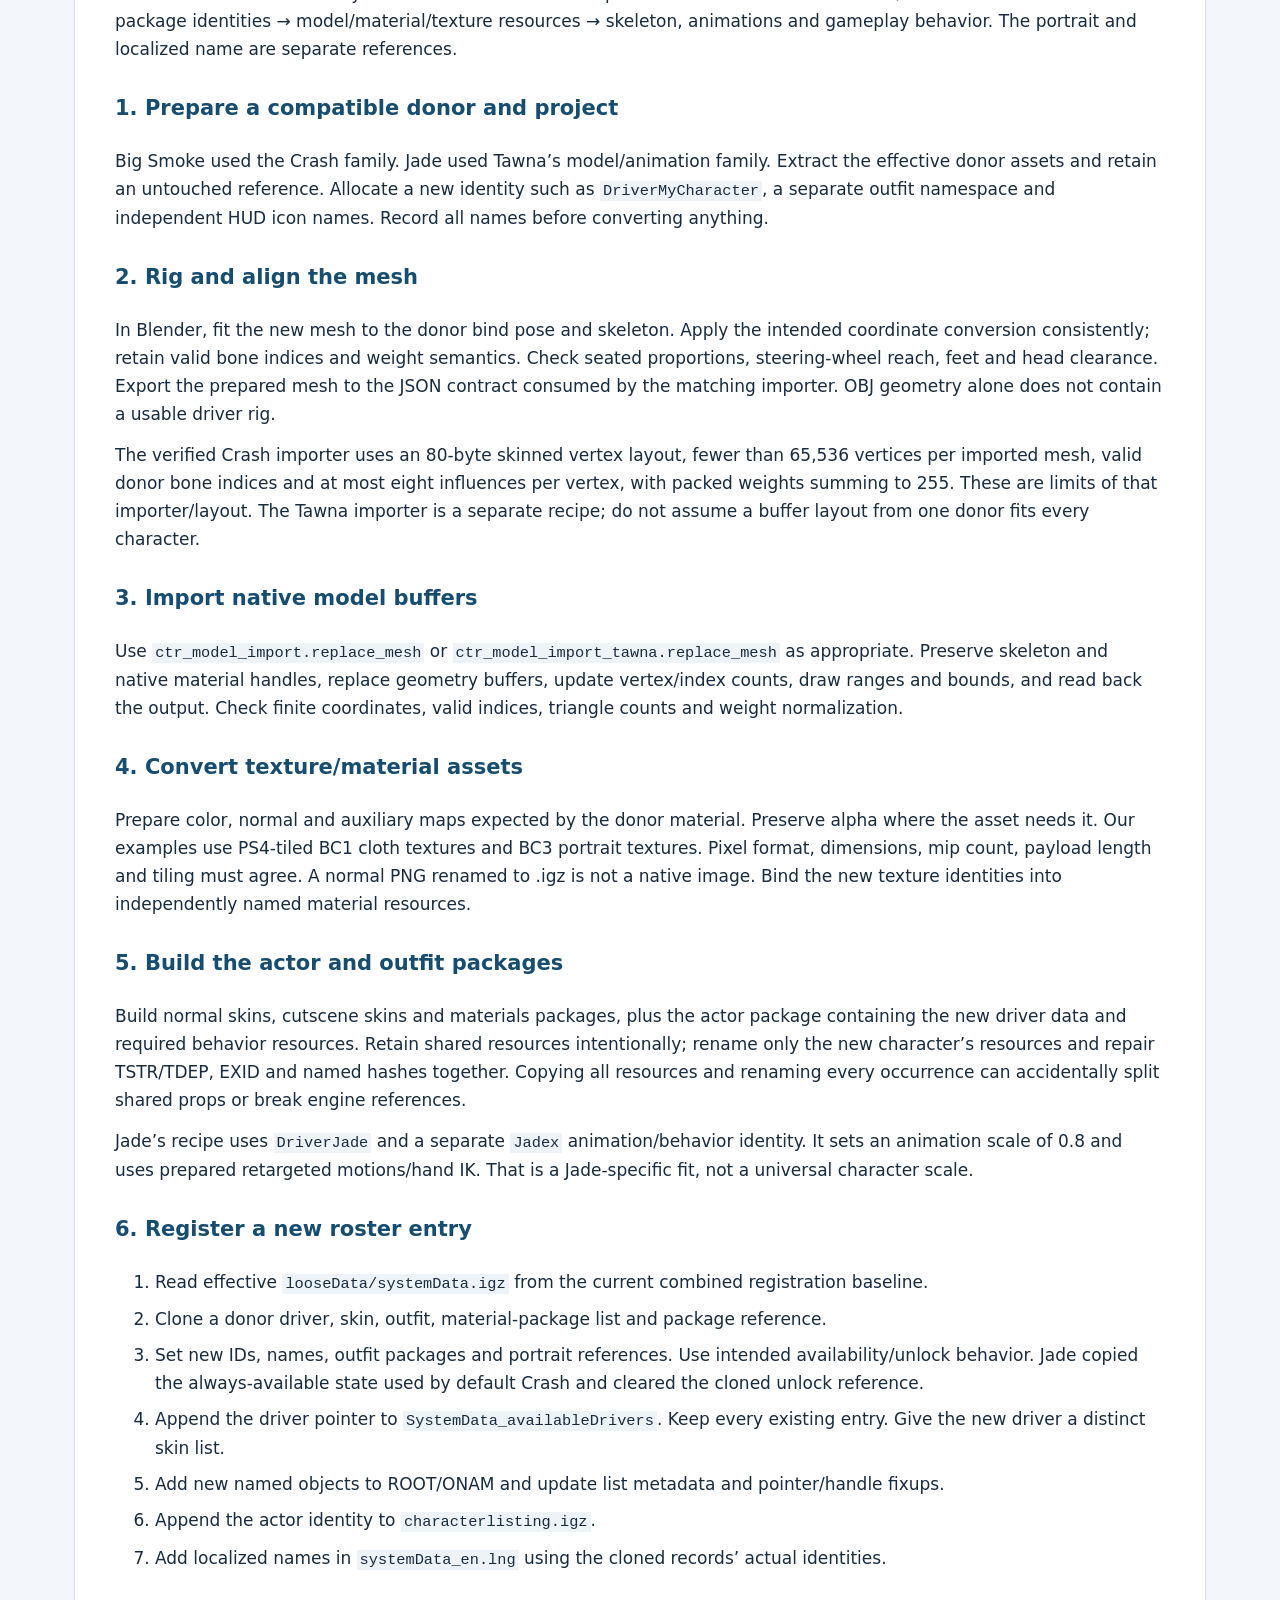
<file: docs/native-handbook/Nitro-Creator-Handbook.html>
<!doctype html><html lang="en"><meta charset="utf-8"><meta name="viewport" content="width=device-width, initial-scale=1"><title>Nitro — Creator Modding Handbook</title><style>*{box-sizing:border-box}html{scroll-behavior:smooth}body{margin:0;background:#f3f6fa;color:#182c40;font:17px/1.65 system-ui,Segoe UI,sans-serif}header{background:#073c64;color:white;padding:48px max(5vw,24px)}header h1{font-size:clamp(30px,4vw,52px);line-height:1.12;max-width:1000px;margin:0 0 18px}header p{max-width:900px}nav{padding:24px;background:white;border-bottom:1px solid #ccd8e3}nav ol{columns:2;max-width:1150px;margin:auto;padding-left:24px}nav li{break-inside:avoid;margin:6px 0}a{color:#00609b}header a{color:#a8e7ff}main{max-width:1180px;margin:auto;padding:28px 24px}section{background:white;padding:32px 40px;margin:0 0 28px;border:1px solid #d6e0e9;border-radius:10px;scroll-margin-top:15px}h2{font-size:29px;line-height:1.2;color:#074a76;margin:0 0 22px}h3{font-size:21px;color:#164d70;margin-top:28px}p{margin:13px 0}li{margin:8px 0}table{border-collapse:collapse;width:100%;font-size:15px;margin:20px 0;overflow-wrap:anywhere}th,td{text-align:left;vertical-align:top;border:1px solid #c7d7e4;padding:12px}th{background:#e7f3fa}pre{background:#102d43;color:#e4f1fa;padding:20px;border-radius:6px;white-space:pre-wrap;overflow-wrap:anywhere;font:14px/1.55 Consolas,monospace}code{font-family:Consolas,monospace;overflow-wrap:anywhere}p code,li code,td code{font-size:.9em;background:#edf3f7;padding:1px 3px}aside{background:#fff2cf;border-left:5px solid #d6a315;padding:15px 20px}footer{padding:30px;text-align:center;color:#4b6379}.tools{margin-top:20px;display:flex;gap:12px;flex-wrap:wrap}button,input{font:inherit;padding:9px 13px;border:1px solid #9db8c9;border-radius:5px}button{cursor:pointer;background:#f7cb38;color:#123}input{min-width:260px}section[hidden]{display:none}#search-count{align-self:center}svg{max-width:100%;height:auto}@media(max-width:700px){nav ol{columns:1}section{padding:23px 18px}main{padding:15px 10px}table{font-size:13px}th,td{padding:8px}}@media print{body{background:white;font:10pt/1.45 Arial,sans-serif}header{padding:20px;color:#123;background:white}header h1{font-size:28pt}nav{break-after:page}nav ol{columns:2;font-size:9pt}.tools{display:none}main{padding:0}section{border:0;padding:10px 0;margin:0;break-before:page}section[hidden]{display:block}h2{font-size:20pt}h3{font-size:13pt}table{font-size:9pt}pre{color:#123;background:#f1f4f6;font-size:8pt}tr,pre{break-inside:avoid}a{color:#123;text-decoration:none}footer{font-size:8pt}}</style><header><h1>Nitro: Creator Modding Handbook</h1><p>Blender rigging, native skeletons and animations, custom characters, skins, tracks, collision and multiplayer sync principles.</p><p>Source snapshot: 19 October 2026 · venvs project · 23 chapters · Offline edition 1</p><aside style="color:#182c40">Creator workflows and experimental results are labelled separately. Launcher product details are intentionally excluded.</aside><div class="tools"><input id="search" type="search" aria-label="Filter chapters" placeholder="Find a topic, file or error…"><button id="print">Print / Save as PDF</button><span id="search-count">23 chapters shown</span></div></header><nav id="contents" aria-label="Table of contents"><ol><li><a href="#01-read-this-first-scope-and-prerequisites">01 — Read this first: scope and prerequisites</a></li><li><a href="#02-what-has-actually-been-demonstrated">02 — What has actually been demonstrated</a></li><li><a href="#03-creator-workspace-and-reproducible-inputs">03 — Creator workspace and reproducible inputs</a></li><li><a href="#04-native-asset-foundations-pak-igz-hkx-and-updates">04 — Native asset foundations: PAK, IGZ, HKX and updates</a></li><li><a href="#05-blender-foundations-native-rig-bind-pose-and-working-scene">05 — Blender foundations: native rig, bind pose and working scene</a></li><li><a href="#06-blender-walkthrough-big-smoke-weights-and-inverse-skinning">06 — Blender walkthrough: Big Smoke weights and inverse skinning</a></li><li><a href="#07-blender-walkthrough-jade-fitting-grip-ik-and-native-animation-banks">07 — Blender walkthrough: Jade fitting, grip IK and native animation banks</a></li><li><a href="#08-blender-walkthrough-twinsanity-atlases-alpha-and-final-export">08 — Blender walkthrough: Twinsanity, atlases, alpha and final export</a></li><li><a href="#09-blender-track-preparation-source-colors-and-collision-authoring">09 — Blender track preparation, source colors and collision authoring</a></li><li><a href="#10-custom-character-walkthrough-big-smoke-and-jade">10 — Custom character walkthrough: Big Smoke and Jade</a></li><li><a href="#11-custom-skin-walkthrough-twinsanity-crash">11 — Custom skin walkthrough: Twinsanity Crash</a></li><li><a href="#12-karts-wheels-stickers-and-other-cosmetic-types">12 — Karts, wheels, stickers and other cosmetic types</a></li><li><a href="#13-portraits-voices-effects-and-animation-boundaries">13 — Portraits, voices, effects and animation boundaries</a></li><li><a href="#14-track-import-source-geometry-to-a-native-world">14 — Track import: source geometry to a native world</a></li><li><a href="#15-collision-starts-boosts-checkpoints-and-laps">15 — Collision, starts, boosts, checkpoints and laps</a></li><li><a href="#16-register-a-new-track-and-expose-it-in-menus">16 — Register a new track and expose it in menus</a></li><li><a href="#17-how-multiplayer-mod-synchronisation-works-principles-only">17 — How multiplayer mod synchronisation works — principles only</a></li><li><a href="#18-nitro-editor-existing-track-and-road-workflows">18 — Nitro Editor: existing-track and road workflows</a></li><li><a href="#19-neon-paradise-exact-current-experiment-and-unsolved-work">19 — Neon Paradise: exact current experiment and unsolved work</a></li><li><a href="#20-debugging-method-turn-symptoms-into-evidence">20 — Debugging method: turn symptoms into evidence</a></li><li><a href="#21-troubleshooting-native-content">21 — Troubleshooting native content</a></li><li><a href="#22-creator-validation-and-sharing-checklist">22 — Creator validation and sharing checklist</a></li><li><a href="#23-source-handover-and-reproducibility">23 — Source handover and reproducibility</a></li></ol></nav><main><section id="01-read-this-first-scope-and-prerequisites"><h2>01 — Read this first: scope and prerequisites</h2>
<p>This handbook documents the CTR Nitro-Fueled PC asset-creation work by venvs and collaborators, checked against the local source on <strong>19 October 2026</strong>. Its focus is <strong>custom characters, skins, native skeletons, animation retargeting, Blender preparation, textures, portraits, voices, tracks, collision, gameplay data and Nitro Editor</strong>.</p>
<p>The multiplayer chapter explains the synchronization principles and observed failure modes. <strong>The launcher product, its interface, implementation, package formats, distribution and release process are intentionally excluded.</strong> This is a creator guide, not a guide to reproducing that product.</p>
<p>Our demonstrated target is a compatible Windows PC-port runtime and merged <strong>CUSA13795 update 01.21</strong> game data. Other regions, asset versions and executables need separate validation. Obtain your own compatible game data and permitted source art, plus the matching creator tools/source distribution.</p>
<p>Some historical recipes consume prepared mesh JSON, extracted native donors and named Blender scenes. This documentation bundle contains no game data or meshes. Its source index identifies the implementation files by path and hash; obtain those source files separately. It is not a generic one-command converter from any downloaded model to a finished character or course.</p>
<p>Examples use PowerShell from the project root unless otherwise stated. Replace placeholders and inspect historical scripts for absolute paths and expected object names before running them. Keep source assets unchanged, use fresh output directories and preserve a working baseline.</p>
<p>Read the Blender chapters before the character/skin chapters. Track creators should read the native asset chapter, then track import, collision/race systems and editor workflows. Experimental results are identified throughout: a parsed file, a Blender preview and a successful native race are different levels of evidence.</p><p><a href="#contents">Back to contents</a></p></section><section id="02-what-has-actually-been-demonstrated"><h2>02 — What has actually been demonstrated</h2>
<table><tr><th>Area</th><th>Demonstrated</th><th>Limits</th></tr>
<tr><td>Big Smoke / Jade</td><td>Native custom driver assets and additive character registration; Blender fitting and native import recipes.</td><td>Donor compatibility is specific; exact custom voice triggers remain partly experimental.</td></tr>
<tr><td>Twinsanity Crash</td><td>Additional outfit on Crash, separate portrait and native appearance resources.</td><td>Not a new driver skeleton or a universal skin converter.</td></tr>
<tr><td>Private multiplayer</td><td>Missing mod download, both countdowns held, remote appearance, Retro Sewer race completion and return to lobby reported in the controlled test.</td><td>Does not establish arbitrary public matchmaking, every cosmetic category or universal hot reload.</td></tr>
<tr><td>Retro Sewer Speedway</td><td>Separate selectable course and completed private cross-PC race.</td><td>Not a certification of every mode/content path.</td></tr>
<tr><td>Bowser’s Castle</td><td>Imported scenery, own source collision, start positioning and whole-track driving.</td><td>AI, hazards and complete race behavior remain experimental in parts.</td></tr>
<tr><td>Neon Paradise</td><td>Original extracted track visible and full road contact reported after collision fixes.</td><td>Lap counting and sky still unresolved; no-sun-shafts test not yet confirmed.</td></tr>
<tr><td>Nitro Editor roads</td><td>Drafting and native scene/collision exports pass documented automated checks.</td><td>Not a finished arbitrary-course creator with fully proven race logic.</td></tr></table>
<p>Do not use an old filename or report’s “passed” field as proof of gameplay. Match it to the package and actual test. An artifact called v6 can be a failed diagnostic while v4 remains the useful baseline.</p><p><a href="#contents">Back to contents</a></p></section><section id="03-creator-workspace-and-reproducible-inputs"><h2>03 — Creator workspace and reproducible inputs</h2>
<p>Start with a compatible stock game that can complete a race. Keep its game data separate from extracted references and newly authored output. Recommended authoring tools are Blender, the matching Python native-asset helpers and Nitro Editor. Editor builds require the SDK declared by NST.csproj; audio/video preparation uses FFmpeg where the recipe calls it.</p>
<pre><code>CreatorProject/
  source/          # untouched permitted meshes, textures, audio or course data
  reference/       # effective native donor assets and decoded rig/animation data
  blender/         # named .blend stages and preview renders
  intermediate/    # prepared geometry, skin weights, atlases and clip data
  native/          # converted IGZ/HKX and other resources
  archives/        # assembled mod PAKs
  reports/         # input hashes, readback checks and game-test evidence</code></pre>
<p>Historical source locations in this project are <code>mod-research/models</code> for Blender/rig/animation scripts, <code>mod-research</code> for character registration recipes, <code>OCTRNFSOURCE/tools</code> for native conversion helpers, and <code>CTR-Track-Editor</code> for the editor and track projects.</p>
<p>For every recipe inventory its input files, skeleton names, expected Blender object names, unit conversion and output path. A missing prepared intermediate is a missing prerequisite, not something solved by renaming another file. Reconstruct the preceding stage or obtain the appropriate creator project from its author.</p>
<p>Retain creator permissions and upstream licenses. Do not distribute proprietary game dumps or executables with your modding tutorial. The supplied source index is a fingerprinted reference map, not a game-asset download list.</p><p><a href="#contents">Back to contents</a></p></section><section id="04-native-asset-foundations-pak-igz-hkx-and-updates"><h2>04 — Native asset foundations: PAK, IGZ, HKX and updates</h2>
<p><strong>PAK</strong> is the archive container. <strong>IGZ</strong> stores native objects, references, models, materials, images and gameplay data. <strong>HKX</strong> carries Havok collision structures. <strong>LNG</strong> contains localized text. A file can parse successfully yet still refer to missing objects or serialize fields incorrectly for the active game build.</p>
<h3>Always use the effective asset</h3><p>Resolve each asset path through the base archive and relevant update archives in load precedence. Our existing-track edits initially appeared unchanged because a newer update contained the same path. The editor’s update-aware workflow applies update/update2/update3 in sequence and exports changes against the effective baseline. A custom named track PAK can also be shadowed by an entry in update3. Check the exact bytes loaded by the test session.</p>
<h3>Reference tables that must survive edits</h3><table><tr><th>Table</th><th>Role in these recipes</th></tr>
<tr><td>TSTR</td><td>Strings addressed by indices.</td></tr><tr><td>TDEP</td><td>Dependencies and resource paths. Preserve serialized suffix data when rewriting.</td></tr><tr><td>EXID / EXNM</td><td>External hashed/named references, including namespace identity.</td></tr><tr><td>ROOT / ONAM</td><td>Root objects and named object registration; names also carry cached hashes.</td></tr><tr><td>ROFS / RSTT / RHND / RPID</td><td>Relocations for pointers, strings, handles and memory-pool data.</td></tr></table>
<p><code>ctr_igz_edit.Edit</code> provides pointer-aware reads/writes, cloning, string insertion and fixup serialization. Its hash helper normalizes slash direction and case before FNV hashing. Use those helpers and the existing recipes instead of a global binary search-and-replace.</p>
<p>List edits require consistent count, capacity, byte size, pointer and ownership flags. In the layouts used here, writing an eight-byte size at a location that contains a four-byte size followed by flags destroys the flags. A file may survive load and then crash during cleanup. Clone a compatible native list or preserve every relevant field and relocation.</p>
<p><code>ctr_pak.write_override</code> writes entries using supplied metadata. Its basic contract is an override writer, not an automatic new-asset registration system. The character recipes deliberately create replacement Entry metadata and recompute hashes for new paths. Validate extraction of every output payload, not just ZIP CRCs.</p>
<h3>Minimum build receipts</h3><p>Record the donor path/hash, effective update source, runtime/game revision, converter version, new identities, input geometry/texture hashes, output payload hashes and validation results. Separate <code>gameTested:false</code> from static checks. Never overwrite the only working build.</p><h3>How a PAK becomes recognizable game content</h3>
<p>A PAK is an archive, not an automatic registration instruction. The working chain is: mounted archive → indexed internal resource path → generated package and dependencies → native objects and references → character/skin/track registration → menu selection → runtime asset loading.</p>
<p><strong>Replacement:</strong> retain the resource identity expected by an existing game object and provide compatible replacement data through the effective archive search order. <strong>Addition:</strong> create distinct resource identities and update the relevant registries and menu data so the game can select and request them. Merely placing a new PAK beside the originals does not create a menu slot.</p>
<p>Our additive builds combine registration changes in <code>update3.pak</code>, including changes to <code>systemData</code>, character listings or map lists as appropriate. The character and track chapters explain the corresponding native object links. Independently built registration archives must be merged at the data level; replacing one with another can remove previously registered content.</p>
<p>Verify both the outer archive index and the internal IGZ references. Generated package manifests, dependency paths, external handles, object names and resource IDs must resolve to the intended assets. A visible menu label proves registration only; invisible geometry can still indicate a missing package, incompatible model or unresolved dependency.</p>
<p><strong>Hash distinction:</strong> archive-path hashing and entity-name hashing are not interchangeable. The native TTR entity-name repair helper preserves name case, while archive-path helpers normalize paths. Use the matching helper for the field being edited; do not lowercase every identifier.</p><p><a href="#contents">Back to contents</a></p></section><section id="05-blender-foundations-native-rig-bind-pose-and-working-scene"><h2>05 — Blender foundations: native rig, bind pose and working scene</h2>
<p>Our Blender work used native driver reference meshes and decoded native skeleton/animation data. It did <strong>not</strong> rely on exporting an arbitrary Rigify skeleton and expecting the game to accept it. Blender was the fitting, inspection and preparation environment; native importers produced the actual game resources.</p>
<h3>Build the reference scene</h3><ol><li>Extract the effective donor model and skeleton data. For Crash/Tawna, preserve bone names, parent indices, reference transforms, inverse-bind information and each bone’s native blend index.</li><li>Use the reference helpers to construct the native armature and skinned donor mesh. Relevant files include <code>crash-reference/Crash-rigged-reference.json</code>, <code>tawna-reference/Tawna-rigged-reference.json</code>, <code>tawna-reference/build_reference.py</code> and the native model-reference helpers.</li><li>Decode representative native driving poses with <code>decode_driving_pose.py</code> or <code>decode_tawna_pose.py</code>. The donor’s upright rest pose is not the final seated driving pose.</li><li>Add the native kart reference and its actual animated fit/contact data using <code>add_kart_reference.py</code> and the kart-reference scripts. Static wheel/pedal placement can differ from the runtime pose.</li><li>Keep the reference driver and original armature unchanged in a separate collection. Duplicate only what is needed for a fitting experiment. Use front, side and rear views, with contact close-ups.</li></ol>
<h3>Coordinate spaces</h3><p>A vertex can be in source-model space, Blender object space, armature space, bind space, posed space or native game space. Record each conversion. The Smoke exporter converts Blender position to native with <code>(-y*100, x*100, z*100)</code>, while its direction/normal conversion is <code>(-y,x,z)</code>. Jade’s native animation reconstruction additionally handles the donor animation unit conversion involving 0.0254. Those exact recipes apply to their intermediates; do not apply their factors again to data already converted.</p>
<p>Do not casually apply transforms to an armature after fitting without updating the corresponding bind data. If you bake object transforms into mesh coordinates, keep the armature/mesh relationship explicit. Negative determinants require winding review. Preserve non-destructive source copies before triangulation, seam splitting or inverse-skin baking.</p>
<h3>How to run a Blender recipe</h3><p>Scripts importing <code>bpy</code> must run in Blender, not the bundled ordinary Python. Several expect an already prepared .blend with exact object names. Their hard-coded output directories may overwrite a research stage; adapt a copy before running.</p>
<pre><code># Example invocation pattern; substitute your executable, scene and script:
&amp; &quot;C:\Path\To\blender.exe&quot; -b &quot;C:\Creator\approved-reference.blend&quot; --python &quot;C:\Creator\adapted-fit-export.py&quot;

# The Neon workspace script accepts arguments after --:
&amp; &quot;C:\Path\To\blender.exe&quot; -b --python &quot;CTR-Track-Editor\tools\blender_neon_workspace.py&quot; -- &quot;C:\Creator\extracted-neon&quot; &quot;C:\Creator\new-blender-output&quot;</code></pre>
<p>Open the resulting .blend interactively and inspect it. A background script exit code alone cannot establish that elbows, grip, eyelids or feet look correct.</p><p><a href="#contents">Back to contents</a></p></section><section id="06-blender-walkthrough-big-smoke-weights-and-inverse-skinning"><h2>06 — Blender walkthrough: Big Smoke weights and inverse skinning</h2>
<h3>From source mesh to anatomical fit</h3><p>The experiments progressed through transferred weights, fitted anatomy, polished proportions and kart-contact revisions. Files such as <code>Crash-Big-Smoke-fitted-rig.blend</code> and <code>Big-Smoke-contact-revision-02.blend</code> preserve different stages; a draft custom bind rig is not the same as the final exported native bind skeleton.</p>
<ol><li>Import the source surface and preserve UVs/materials. Build the Crash comparison scene with <code>build_comparison.py</code>.</li><li>Inspect connected components. The hat should remain rigidly attached to the head; disconnected hands/fingertips must not fall into pelvis weighting merely because a nearest-surface transfer picked the wrong region.</li><li><code>fit_smoke_rig.py</code> fits a draft armature to anatomical anchors, retaining meaningful native bone names. It rotates arm/leg segments toward new targets and aligns roll, rather than only translating joints.</li><li>Assign region-based weights: head/hat, torso transitions, shoulder/upper arm/forearm/hand, pelvis/thigh/calf/foot. Smooth transitions along each limb; use complete component classifications where they protect garment seams.</li><li>Inspect with <code>check_rig.py</code>, <code>check_hat.py</code> and pose renders. The early report explicitly says rigid hands/finger articulation remain limited. Do not present the draft as full finger rigging.</li><li>Use <code>resize_smoke_proportions.py</code>, <code>fit_kart_contacts.py</code>, contact inspection and render scripts to refine the seated silhouette, wheel reach, pedals and clipping. Save revisions.</li></ol>
<h3>Why we baked back to the original native bind</h3><p>Changing joint positions in a Blender fitting rig does not automatically change the native skeleton and animation system. The successful export approach takes the approved posed surface and solves for vertices that produce that surface when skinned by the original native donor skeleton.</p>
<p>For a vertex with normalized weights <code>wᵢ</code>, each bone deformation is <code>Dᵢ = posedBoneᵢ × inverse(bindBoneᵢ)</code>. Linear skinning uses <code>M = Σ(wᵢDᵢ)</code>. Given the desired posed vertex <code>p</code>, export <code>v = inverse(M)p</code>. This is inverse linear skinning, not replacing the game’s skeleton with the fitting skeleton.</p>
<h3>Exact exporter safeguards</h3><ol><li>Map the fitting groups to real native bone names and blend indices. Reject missing or non-exportable bones.</li><li>Keep at most eight influences and normalize. Quantize to integer weights summing to 255 <em>before</em> solving inverse skinning, so the roundtrip tests the actual packed weights.</li><li>Construct the blended deformation matrix; reject near-singular transforms instead of exporting exploding vertices.</li><li>Remove the reference scene’s deliberate placement offset before calculating the native bind vertex.</li><li>Reapply the same packed deformation and measure the difference from the target pose. The Smoke exporter rejects roundtrip error greater than 1e-5 in its working units.</li><li>Split vertices where the exporter needs separate UV coordinates. Recompute normals on the actual exported bind geometry and share intended smooth normals across UV duplicates.</li><li>Convert positions/normals to native axes and write <code>position</code>, <code>normal</code>, <code>uv</code>, <code>skin</code> and triangle indices to the game-bind JSON.</li></ol>
<p><code>export_smoke_game_bind.py</code> writes the original approved-fit JSON; <code>export_smoke_large_game_bind.py</code> handles the later size revision. Feed the matching output into the native model importer. Do not mix an older geometry JSON with a newer fit/weight report.</p>
<p>A tiny idle roundtrip error proves that pose reconstruction, not every animation. Test steering, boost, jump, hit, rescue and podium motions separately. A rigid hand can look correct at rest while clipping during an animation.</p><figure><img src="images/smoke-rig-reference.png" alt="Crash reference beside Big Smoke rigging draft" style="max-width:100%;height:auto"><figcaption>Reference-stage rigging comparison; this is an authoring image, not a final in-game result.</figcaption></figure><p><a href="#contents">Back to contents</a></p></section><section id="07-blender-walkthrough-jade-fitting-grip-ik-and-native-animation-banks"><h2>07 — Blender walkthrough: Jade fitting, grip IK and native animation banks</h2>
<h3>Preserve source skin information</h3><p>Jade’s source contains named joints and weighted meshes. <code>inspect_source.py</code>, <code>normalize_uv.py</code> and <code>prepare_atlas.py</code> prepare source JSON and texture layout. <code>fit_export.py</code> maps source anatomical regions into the Tawna-compatible native rig rather than discarding all source weights and using blind automatic weights.</p>
<ol><li>Load the Tawna reference skeleton and decoded idle clip.</li><li>Choose a seated pelvis/torso fit. The saved recipe uses body scale 0.91 and a 12-degree body rotation; these are project values, not universal presets.</li><li>Use the actual kart contact data to position hands on the rim and feet on the pedals. Fit upper/lower limb segments between anatomical anchors.</li><li>Orient each palm using wrist-to-finger direction and across-palm direction so roll is controlled. Translation alone cannot correct a twisted grip.</li><li>Blend forearm twist continuously toward the hand orientation to avoid a sharp cuff/sleeve discontinuity.</li><li>Fit finger geometry to the chosen grip. The current exported mapping consolidates finger influences onto the hand; do not claim independent articulated native finger weights merely because finger source geometry was fitted individually.</li><li>Fit foot orientation/scale to the pedal; check soles and toes in side views rather than only foot-joint positions.</li><li>Generate the target native local transforms and <code>retarget-base.json</code>, then inverse-skin the fitted geometry into the compatible bind representation.</li></ol>
<h3>Motion retargeting</h3><p><code>retarget_motion.py</code> measures each clip’s motion relative to the donor base frame and applies a bounded rotation/translation delta around the approved target pose. It deliberately reduces driving torso/head/leg movement, with different amounts for podium clips. For example, ordinary driving spine/pelvis motion is damped more strongly than general limb motion. These are authored fit controls, not automatic universally correct retargeting.</p>
<p>Quaternion conversion matters: the stored arrays use x,y,z,w while Blender’s Quaternion constructor uses w,x,y,z. Preserve multiplication order and parent-local transforms. Reconstruct global matrices along the parent chain before solving contacts, then convert corrected globals back to local tracks.</p>
<h3>Two-bone grip stabilization</h3><p><code>stabilize_driving_grip</code> solves shoulder–elbow–hand positions for each driving frame against the approved hand targets. It retains segment lengths, clamps unreachable distance and uses the original elbow bend direction to choose the elbow solution. It writes corrected local transforms for the arm chain. Podium, additive and partial clips are excluded from this particular grip operation.</p>
<h3>Write the native bank</h3><ol><li><code>build_animation_bank.py</code> decodes the donor animation bank using the matching Havok spline codec helper.</li><li>Retarget eligible full-body clips, preserving the existing events/container structure. Additive/partial or unsupported-small-track clips are kept unchanged under its explicit conditions.</li><li>Retain required bones and ancestors; unused tracks are stabilized to target transforms as defined in the recipe.</li><li>Recompress clips, check storage capacity and decode the new payload again. The saved check limits translation/scale roundtrip error to 0.002; that number is not a complete angular-error or visual-quality test.</li><li>Rebuild relocation tables while retaining original object offsets and write <code>DriverJadex.hka</code>.</li><li>Point the independent character behavior/package resources to the new animation identity, leaving the original donor’s bank intact.</li></ol>
<p><code>preview_retarget.py</code>, <code>check_animations.py</code>, <code>render_side_review.py</code> and the saved front/side/back contact renders are the review tools. Inspect idle variants, boost and jump in Blender, then in game. The bank preserving events means donor dispatch is retained; it does not prove that a desired new voice or gesture trigger has been implemented.</p><figure><img src="images/jade-contact-review.png" alt="Jade seated side-view contact review" style="max-width:100%;height:auto"><figcaption>Blender side-view review of the seated pose and kart contacts; not a native game screenshot.</figcaption></figure><p><a href="#contents">Back to contents</a></p></section><section id="08-blender-walkthrough-twinsanity-atlases-alpha-and-final-export"><h2>08 — Blender walkthrough: Twinsanity, atlases, alpha and final export</h2>
<h3>Twinsanity fit</h3><p><code>twinsanity/fit_export.py</code> imports the source OBJ using explicit forward/up axes, bakes the source object transform into its mesh and keeps the comparison placement separate. It fits the original character surface to Crash’s native driving contacts and inverse-skins it into Crash’s bind skeleton. The saved body scale is 0.78 for that source, not a conversion constant for every Crash model.</p>
<h3>Alpha geometry</h3><p>The chosen native donor material is opaque. Full rectangular eyelid planes would therefore hide the eyes. This recipe samples the original eyelid alpha mask, clips the relevant UV polygons to opaque spans and rebuilds just those mesh portions. That was a specific workaround for a known opaque donor—not a general recommendation to discard transparency from every character.</p>
<p>Jade’s first opaque-material test omits the small eyelash planes and records that limitation. A final asset using transparency should instead select and validate an appropriate native cutout/blend material. Blender material transparency alone is not exported automatically into the native shader.</p>
<h3>Atlas construction</h3><ol><li>Inventory source textures and material UV domains, including coordinates outside 0–1.</li><li>Build the atlas and write each source rectangle to a layout JSON. Jade’s recipe uses a 2048² atlas with padded tile interiors; Twinsanity’s is 1024².</li><li>Extrude edge pixels into padding to reduce mip/filter bleed.</li><li>Normalize each material’s original UV domain before mapping it to its atlas rectangle. Preserve intentional tiling or explicitly bake it; simply clamping all coordinates can destroy the design.</li><li>Apply the vertical convention consistently. The recipes explicitly convert atlas pixel placement to UV orientation.</li><li>Handle special eye/iris alignment separately where needed; do not let generated art move the gaze unintentionally.</li><li>Preview using the packed atlas, then encode the native image and decode it back for inspection.</li></ol>
<h3>Normals, seams and winding</h3><p>Triangulate the exported result and validate all index ranges. UV discontinuities may require duplicate native vertices. Recompute normals on the final bind geometry, keeping intended smoothing across UV seams and hard edges where required. An axis conversion with reversed orientation needs corresponding winding treatment; black/missing faces should not be “fixed” by turning on arbitrary double-sided rendering without checking the transform.</p>
<h3>Practical review loop</h3><p>Keep separate source, fitted, contact-approved and native-export .blend stages. Pack preview textures for portability, but also retain explicit source texture paths/hashes for the converter. Save front, rear, side and hand/pedal close-ups. Check hat/ears/hair, skirt or jacket seams, elbow/knee bends, seat penetration, wheel rim grip and soles on pedals. Run the native import/readback and then inspect the game; Blender previews use Blender shading and cannot certify native lighting/material behavior.</p>
<p>Portrait scripts render or encode separate image resources; they do not emerge automatically from rig export. The registration chapters explain how those images are linked to the new skin/driver records.</p><p><a href="#contents">Back to contents</a></p></section><section id="09-blender-track-preparation-source-colors-and-collision-authoring"><h2>09 — Blender track preparation, source colors and collision authoring</h2>
<p><code>blender_neon_workspace.py</code> reconstructs the extracted source OBJ, UVs and per-vertex RGB in Blender. It rotates source Y-up to Blender Z-up with <code>(x,-z,y)</code>, creates a point-domain color attribute, converts source color values to linear space and multiplies the source texture by those vertex colors for an emission preview. Closest filtering preserves the PS1 reference appearance.</p>
<p>That preview is not the native game’s lighting. The workspace labels itself visual-only and preserves provenance. Source quad flags and collision roles must still be decoded before generating a physical road.</p>
<ol><li>Import the original source mesh in a fresh scene and preserve its transforms, UVs, vertex colors and material roles.</li><li>Separate visible road, scenery, transparent effects, collision candidates, boost regions and invisible death/trigger geometry into identifiable sets.</li><li>Keep source geometry as reference. Author simplified collision on the actual unique road, weld seams and remove decorative gaps that should not stop the kart.</li><li>Apply one documented scale to visuals, collision and gameplay anchors together. Inspect kart-relative width, slope and turns.</li><li>Export geometry and metadata through the project’s JSON contracts, then build native models and HKX through the editor/helpers.</li><li>Decode native output to compare alignment and BVH coverage. A Blender collision collection is not native physics until it is encoded, bound and loaded.</li><li>Drive slowly around the entire course and test both directions near seams; test checkpoints separately from contact.</li></ol>
<p><code>blender_ctr_collision.py</code> and the source-audit tools preserve the relationship to the extracted level. <code>blender_neon_start_remaster.py</code> was an experimental rebuilt start section. The user subsequently chose the original Neon course, so the remaster is not the accepted final geometry. Do not mix its surface or scale with the original-track collision candidate.</p>
<p>A request for Nitro-Fueled-style art describes an art direction. It does not mean donor road geometry can substitute for this unique track’s physical surface. Sky, light sources and native environmental effects require game-specific scene resources beyond Blender’s world settings.</p><p><a href="#contents">Back to contents</a></p></section><section id="10-custom-character-walkthrough-big-smoke-and-jade"><h2>10 — Custom character walkthrough: Big Smoke and Jade</h2>
<p>A selectable racer is a family of linked native assets. The path is: menu driver record → skin/outfit record → actor and package identities → model/material/texture resources → skeleton, animations and gameplay behavior. The portrait and localized name are separate references.</p>
<h3>1. Prepare a compatible donor and project</h3><p>Big Smoke used the Crash family. Jade used Tawna’s model/animation family. Extract the effective donor assets and retain an untouched reference. Allocate a new identity such as <code>DriverMyCharacter</code>, a separate outfit namespace and independent HUD icon names. Record all names before converting anything.</p>
<h3>2. Rig and align the mesh</h3><p>In Blender, fit the new mesh to the donor bind pose and skeleton. Apply the intended coordinate conversion consistently; retain valid bone indices and weight semantics. Check seated proportions, steering-wheel reach, feet and head clearance. Export the prepared mesh to the JSON contract consumed by the matching importer. OBJ geometry alone does not contain a usable driver rig.</p>
<p>The verified Crash importer uses an 80-byte skinned vertex layout, fewer than 65,536 vertices per imported mesh, valid donor bone indices and at most eight influences per vertex, with packed weights summing to 255. These are limits of that importer/layout. The Tawna importer is a separate recipe; do not assume a buffer layout from one donor fits every character.</p>
<h3>3. Import native model buffers</h3><p>Use <code>ctr_model_import.replace_mesh</code> or <code>ctr_model_import_tawna.replace_mesh</code> as appropriate. Preserve skeleton and native material handles, replace geometry buffers, update vertex/index counts, draw ranges and bounds, and read back the output. Check finite coordinates, valid indices, triangle counts and weight normalization.</p>
<h3>4. Convert texture/material assets</h3><p>Prepare color, normal and auxiliary maps expected by the donor material. Preserve alpha where the asset needs it. Our examples use PS4-tiled BC1 cloth textures and BC3 portrait textures. Pixel format, dimensions, mip count, payload length and tiling must agree. A normal PNG renamed to .igz is not a native image. Bind the new texture identities into independently named material resources.</p>
<h3>5. Build the actor and outfit packages</h3><p>Build normal skins, cutscene skins and materials packages, plus the actor package containing the new driver data and required behavior resources. Retain shared resources intentionally; rename only the new character’s resources and repair TSTR/TDEP, EXID and named hashes together. Copying all resources and renaming every occurrence can accidentally split shared props or break engine references.</p>
<p>Jade’s recipe uses <code>DriverJade</code> and a separate <code>Jadex</code> animation/behavior identity. It sets an animation scale of 0.8 and uses prepared retargeted motions/hand IK. That is a Jade-specific fit, not a universal character scale.</p>
<h3>6. Register a new roster entry</h3><ol>
<li>Read effective <code>looseData/systemData.igz</code> from the current combined registration baseline.</li>
<li>Clone a donor driver, skin, outfit, material-package list and package reference.</li>
<li>Set new IDs, names, outfit packages and portrait references. Use intended availability/unlock behavior. Jade copied the always-available state used by default Crash and cleared the cloned unlock reference.</li>
<li>Append the driver pointer to <code>SystemData_availableDrivers</code>. Keep every existing entry. Give the new driver a distinct skin list.</li>
<li>Add new named objects to ROOT/ONAM and update list metadata and pointer/handle fixups.</li>
<li>Append the actor identity to <code>characterlisting.igz</code>.</li>
<li>Add localized names in <code>systemData_en.lng</code> using the cloned records’ actual identities.</li></ol>
<h3>7. Add independent icons</h3><p>Clone the HUD material and required image resources, give them a distinct identity, and point the driver/skin record to the new icon. Prepare menu and race sizes required by the donor. Verify the result in the character menu, HUD and results screen. A new label does not automatically replace a portrait.</p>
<h3>8. Package, validate and test</h3><p>Put actor/outfit/material archives and the merged registration in a complete package. Run the matching validators, mount the completed archives in an isolated compatible game test, select the new racer and check menu rendering, race animation, results and return to menu. Select the original donor afterward to confirm it remains intact. Finally test another client with absent assets using the controlled sync flow.</p>
<p><strong>Exact project references:</strong> <code>mod-research/build_smoke_probe.py</code>, <code>build_smoke_v8.py</code>, <code>build_jade.py</code>, <code>validate_jade.py</code>, <code>validate_smoke_probe.py</code>, and the two native model importers. The file named build_smoke_v8.py actually writes the v9 recipe. Jade reads the Twinsanity-v3 combined overlay. Do not run those historical scripts out of sequence or assume their hard-coded source/output paths are your own.</p><p><a href="#contents">Back to contents</a></p></section><section id="11-custom-skin-walkthrough-twinsanity-crash"><h2>11 — Custom skin walkthrough: Twinsanity Crash</h2>
<p>A skin retains the existing driver identity while adding an outfit. This keeps the driver’s gameplay identity, animations and usually voice. Choose this when the user should select Crash and then choose another appearance, rather than select a new racer.</p>
<ol><li>Allocate an outfit namespace, e.g. <code>DriverCrash_Outfit_Twinsanity</code>. Prepare geometry in the compatible donor skeleton space, or retain geometry for a texture-only recolor.</li>
<li>Build three outfit archives: normal skins, cutscene skins and materials. Rename outfit-specific internal paths and reference hashes; preserve shared prop/material identities.</li>
<li>Clone <code>Skin_Crash_Default</code>, its outfit object and material package references in the current systemData baseline.</li>
<li>Set the new label/identity and point the outfit at the new package names.</li>
<li>Append the new skin pointer to Crash’s existing skin list. Preserve every original and previously added skin. Register the new objects in ROOT/ONAM.</li>
<li>Add the corresponding localized record, e.g. <code>Skin_Crash_Twinsanity</code>, and an independent icon/material if the skin needs its own portrait.</li>
<li>Merge the shared registration and test default Crash, the new skin, other Crash skins and existing custom racers.</li></ol>
<pre><code>drivercrash_outfit_twinsanity_skins.pak
drivercrash_outfit_twinsanity_cutscene_skins.pak
drivercrash_outfit_twinsanity_materials.pak
update3.pak   # merged registration, not an independently stackable second copy</code></pre>
<p>The reference recipes are <code>build_twinsanity_skin.py</code> and <code>finish_twinsanity_v3.py</code>. The latter includes the independent portrait work and shared-prop preservation. Recoloring the donor’s texture in place is a replacement mod; cloning and appending the outfit is what makes it an additional skin.</p><p><a href="#contents">Back to contents</a></p></section><section id="12-karts-wheels-stickers-and-other-cosmetic-types"><h2>12 — Karts, wheels, stickers and other cosmetic types</h2>
<p>The multiplayer requirement applies to all shared appearance resources, not only drivers. However, this project does not contain a demonstrated complete arbitrary new-kart/new-wheel/new-sticker authoring recipe comparable to the Big Smoke/Jade workflows. The green/blue karts visible during tests are not evidence that every customization type has been ported.</p>
<p>For a new cosmetic type, first inspect a native record of that exact type. Trace its selection-list entry, package identity, model/material resources, localized text, icon and network selection ID. Clone compatible records, allocate distinct identities, append rather than replace lists, repair references and merge shared registration. For wheels, preserve attachment transforms; for karts, check sockets, steering, exhaust and driver placement; for stickers, inspect the actual decal/material system instead of treating a sticker as a driver skin.</p>
<ol><li>Prove a local replacement of that cosmetic type with a reversible test.</li><li>Prove an additive selectable slot without losing stock entries.</li><li>Verify the selected ID survives online serialization.</li><li>Verify another client with matching registration and assets renders it.</li><li>Test an absent-asset recipient through the sync gate and ensure it cannot instantiate the asset too early.</li></ol>
<p>This is the extension method and acceptance path. New categories require their own verified importer/registration implementation; do not invent field offsets from a superficially similar object.</p><p><a href="#contents">Back to contents</a></p></section><section id="13-portraits-voices-effects-and-animation-boundaries"><h2>13 — Portraits, voices, effects and animation boundaries</h2>
<h3>Portrait chain</h3><p>The skin/driver record references a HUD material, which references a native image. Give all new resources matching unique names and repair external references. If another character’s icon changes, inspect shared material identity and hash collisions before changing texture pixels again.</p>
<h3>Voice preparation</h3><p><code>prepare_smoke_voice.py</code> converts supplied clips to mono, 48 kHz, signed 16-bit PCM WAV and records requested triggers. <code>build_smoke_v8.py</code> builds isolated experimental sound-bank resources from a working Smoke baseline. Original Crash audio must keep its own namespace.</p>
<p>Event choice is separate from encoding. The candidate positive-reaction event is not proof of “successfully hit another racer”; the losing-reaction event is not proof of “finished fourth or lower”. Test selection, firing, successful hits, being hit, race positions and podium separately. Jade’s recipe reports donor voice pending custom samples. The handbook does not claim those exact custom dispatch conditions have been completed.</p>
<h3>Animation and effects</h3><p>A visible idle model does not prove driving animation, hand IK, cutscene appearance or effects attach correctly. Retain compatible skeleton/behavior links and test all contexts. Animated course hazards likewise need behavior, collision and timing beyond a mesh conversion. Keep experimental motion/hazard work labelled until gameplay validates it.</p><p><a href="#contents">Back to contents</a></p></section><section id="14-track-import-source-geometry-to-a-native-world"><h2>14 — Track import: source geometry to a native world</h2>
<p>A complete course has independent systems: visible geometry, textures/materials, physical road/obstacles, streaming/world metadata, start grid, respawns, route/checkpoints, AI, boosts, hazards, sky/lighting, menu registration and online voting. Building scenery supplies only the first of these.</p>
<h3>Source extraction</h3><p>For the Wii Bowser workflow, extract <code>Race/Course/koopa_course.szs</code>, decode Yaz0 where present, unpack U8 and decode <code>course_model.brres</code>. Preserve <code>course.kcl</code> collision, <code>course.kmp</code> placement/start records, separate object resources, materials and textures. A scenery OBJ omits the gameplay information.</p>
<p>For the PS1 workflow, preserve original and patched disc images and a named entry mapping. <code>extract_ctr_disc.py</code> compares big-file entries and writes changed files plus hashes without modifying the source images. Its arguments are patched image, original image, names input and output directory. <code>audit_ctr_level.py</code> consumes the extracted level, OBJ and output directory, reporting quad blocks, vertices, materials, bounds, respawns and navigation pointers. These readers target the known source format; inspect the scripts and provide the matching inputs.</p>
<h3>Coordinate and scale contract</h3><p>The Wii conversion used <code>(x,y,z) → (x,-z,y)</code> with a project scale of 0.69. That number is specific to the Wii pipeline. Neon used its PS1 conversion and a later 1.5× project scale. Neither factor is universal. Define source axes, units, handedness, origin and scale once and apply them to every mesh, normal, collision triangle, start, checkpoint, respawn, boost and object transform. Applying a second scale to only collision caused misleading contact errors.</p>
<h3>Native visual conversion</h3><ol>
<li>Triangulate, validate indices, remove degenerate triangles and preserve UVs, vertex colors and material assignments.</li>
<li>Split meshes to respect the selected native index/buffer layout. The road-scene importer supports verified rigid, single-material 44-byte vertices; this does not cover every material/model type.</li>
<li>Build native textures with correct dimensions, mips, tiling and alpha. Decode them back to inspect the result.</li>
<li>Create native material instances referencing those textures and compatible shaders.</li>
<li>Build model buffers, draw ranges and bounds using a compatible native model template.</li>
<li>Create Art Core entities referencing the models and add their streaming dependencies. Donor world metadata can be reused structurally; the imported track must use its own geometry and collision.</li>
<li>Validate native model/texture readback before packaging. Preserve separate source flags for invisible kill surfaces and transparent geometry; averaging vertex colors is not a substitute for source material semantics.</li></ol>
<p><code>NitroImportedMesh</code>, <code>NitroRetroScene</code>, <code>NitroImportedCollision</code> and the project receipts are the source references. Source-only hidden surfaces should not become visible red grids. Transparent source geometry may need separate material treatment; do not erase all similarly colored vertices to remove one suspected effect.</p><p><a href="#contents">Back to contents</a></p></section><section id="15-collision-starts-boosts-checkpoints-and-laps"><h2>15 — Collision, starts, boosts, checkpoints and laps</h2>
<h3>Collision must match the unique track</h3><p>Visible geometry does not automatically collide. Use source collision such as KCL when available; otherwise author a simplified continuous driving mesh from the actual track. Reusing a different track’s floor is not a conversion. Decorative plank gaps and detailed render meshes can trap karts; broad boxes can create invisible roads beside the track.</p>
<ol><li>Apply the same world conversion and scale as the visual geometry.</li><li>Weld intended seams, check winding, remove zero-area faces and preserve legitimate ramps/edges. A flat triangle surface is not inherently the reason for falling through; native tags, transforms and acceleration data also matter.</li><li>Encode native triangles and retain compatible shape/material metadata. Surface IDs are interpreted through the native shape’s material/tag scheme, not universal cross-game numbers.</li><li>Rebuild bounds and the collision acceleration hierarchy. Geometry outside its BVH bounds can appear in a parser yet fail collision in game.</li><li>Bind the new HKX shape to the scene collision entity and ensure transforms are applied once.</li><li>Decode the saved output and compare every triangle/bounds and unchanged instances before driving.</li></ol>
<p>The later Neon candidate used raw surface tag 9 with its retained native metadata and achieved full road contact according to user testing. Earlier tags produced water/splash behavior or momentary contact followed by falling. Do not apply “9 means road” to an unrelated asset without checking the donor’s tag interpretation. Early bridge experiments established that <code>RaceTrack_Collision</code>, not only the visible Bridge04 mesh, controlled road contact.</p>
<h3>Start grid and rescue</h3><p>Use source start data when available (KTPT in the Wii KMP workflow). Place eight start positions with correct heading and floor clearance, then test the initial race spawn separately from a rescue respawn. Neon initially spawned off-course and later rescued onto the road; those were two different placement paths. Verify all starts by ray/floor sampling and in-game contact. Audit respawn positions and orientations around the entire course.</p>
<h3>Boosts</h3><p>A green rectangle is artwork, not boost logic. Earlier tag-only attempts generated water effects or blocking steps. The later Neon workflow uses native <code>GPI_SpeedBoostZone</code>/<code>CommonTurboPad</code> resources cloned from a working test, with normal versus super-boost references and trigger volumes fitted to source pad regions. Eleven connected regions are configured: ten normal and the final region blue fire. Pad type still needs explicit live confirmation for the current candidate.</p>
<p>In the effective runtime layout used for the latest trigger data, <code>CTriggerVolumeBoxComponentData</code> is 96 bytes with dimensions at offset 80 and radius at 92. An older asset suggested another layout; writing dimensions at 68 corrupted a pointer at 72 and crashed loading. This is a concrete warning to verify the active asset version, not a recommendation to hard-code offsets into every importer.</p>
<h3>Route and laps</h3><p>A finish line needs a connected checkpoint progression system. Native position paths, AI paths, previous/next links, trigger volumes, respawn handles and the increment-lap checkpoint must agree. A modelled line painted on the road cannot increment the counter.</p>
<p>The Neon experiment resampled source navigation into 58 linked checkpoints and projected centers to the collision surface. Read-only live inspection confirmed checkpoint entities and transition handles existed, yet laps still did not count. Therefore those static structures are necessary but not proven sufficient. The outstanding investigation must inspect the racer’s active path, progression distance, lap state and permission to increment while crossing the route. Do not ship this route as a solved recipe.</p>
<p>Test a complete forward lap, missed checkpoint, reverse crossing, reset/rescue, finish, time trial and multiplayer independently. AI needs its own valid route; driving in circles after a peer crash does not prove the imported route is correct.</p><p><a href="#contents">Back to contents</a></p></section><section id="16-register-a-new-track-and-expose-it-in-menus"><h2>16 — Register a new track and expose it in menus</h2>
<ol><li>Allocate a distinct world identity and archive name. Our examples are <code>t914_retro_sewer_speedway</code> and <code>t915_bowsers_castle_wii</code>.</li><li>Clone compatible world/zone/package metadata and repair all references representing the new course. Retain valid shared dependencies intentionally.</li><li>Package the Art Core, collision, gameplay and required resources under the new identity. Update package/streaming requirements so native loading can find every dependency.</li><li>Append the new zone/map record to the relevant registries and map lists.</li><li>Extend both the GUI race-area data and UI item-populator lists. Our saved example uses <code>looseData/guisystemdata.igz</code>, <code>ui/Octane_LevelSelect_Proto.igz</code>, <code>GuiSystemData_raceAreaLevelDataList_0</code> and <code>LevelList_listItemPopulator_levelData_NSanityBeach</code>. These are actual example lists, not universal destinations for every mode.</li><li>Add localized text and an optional preview resource. Display name and world identity are different fields.</li><li>Merge all shared metadata into the coordinated update3 archive, preserving characters, outfits and earlier tracks.</li><li>Test both the new entry and the original donor entry. A new label that loads Bowser when Neon was expected is an identity/override problem, not proof of a successful import.</li></ol>
<h3>Online voting is another system</h3><p>A solo menu entry does not automatically add a track to matchmaking rotation. The private test used a prepared voting fixture to force Retro Sewer into the options. It also bootstrapped shared registration before launch, so P2 could see a map name before receiving its large assets. That observation is expected from registration alone; it is not evidence the map was already downloaded.</p>
<p>The desired general policy is to admit a modded track to voting only after all current members have compatible registration and loaded content. A forced test playlist proves selection/loading of that track, not production random rotation or readiness-aware vote generation. The public client/server integration still needs that acceptance test.</p><p><a href="#contents">Back to contents</a></p></section><section id="17-how-multiplayer-mod-synchronisation-works-principles-only"><h2>17 — How multiplayer mod synchronisation works — principles only</h2>
<p>Online selection messages identify what a player chose; they do not include that model’s textures, mesh and animation banks. A receiving game needs both <strong>compatible registration</strong> and the corresponding <strong>asset bytes</strong>. Matching names alone is insufficient: two versions can use the same label but different IDs or content.</p>
<h3>Separate the three responsibilities</h3><ul><li><strong>Discovery/coordinator:</strong> determines actual lobby membership and the union of required shared packages.</li><li><strong>Content host:</strong> supplies versioned files from an approved location. A repository release can provide the bytes without peers uploading large assets to each other.</li><li><strong>Game integration:</strong> stops premature asset requests and race start, verifies installation and activates the content at a supported point.</li></ul>
<h3>Required state sequence</h3><ol><li>Enter real matchmaking and identify the current membership generation.</li><li>Exchange selected shared package identities, versions, byte sizes and cryptographic hashes. Exclude purely local UI/display choices.</li><li>Hold both the displayed countdown and actual race-start/threshold logic on all relevant clients. Keep the server’s admission decision consistent with the hold.</li><li>Prevent missing appearance resources from being instantiated prematurely; preserve pending player appearance updates.</li><li>Download only approved required content to temporary files. Keep heartbeats alive during download, hashing and installation.</li><li>Verify package and extracted asset sizes/hashes, registration compatibility and successful engine activation.</li><li>Acknowledge readiness against the current generation. A changed member, selection or version invalidates stale readiness.</li><li>Release pending appearances and countdowns together only after everyone is ready.</li><li>Repeat negotiation for the next lobby/race or changed membership; handle disconnects and failed downloads without silently starting an incompatible race.</li></ol>
<h3>What the experiments taught us</h3><p>Two clients sharing the same local files both displaying Smoke proved rendering, not transfer. Removing the recipient’s archives while retaining registration produced an empty kart. Copying files after the engine had already failed a resource request did not reliably repair it. Controlled pre-request gating and release allowed the tested appearance to load in the same process. That is narrower than unrestricted hot reload of arbitrary already-loaded assets.</p>
<p>Freezing only the visible clock did not stop all race-start behavior. The actual native timer/callback also needed to be held. A timer stuck at zero is not automatically success: it can represent missing readiness or broken connectivity. Never substitute a fixed delay for a readiness acknowledgement.</p>
<h3>Registration bootstrap and map voting</h3><p>The controlled tests provided the small shared registration before the large assets. That is why a map name could appear before its track payload arrived. A production-quality design should keep unavailable shared maps out of actionable voting until everyone is ready. Forcing a map into test votes proves a loading path, not a completed dynamic rotation system.</p>
<h3>Content classification and failure cases</h3><p>Characters, outfits, karts, wheels, stickers and tracks can require shared assets if other clients must render/use them. Local-only HUD or display changes should not be imposed on peers; they still need compatibility testing. If two packages replace the same registry/archive inconsistently, block and resolve the conflict rather than silently selecting a winner.</p>
<p>Use trusted catalogs, exact hashes, safe extraction, temporary staging and atomic publication. Integrity does not establish publisher trust. Report failed downloads, changed membership and activation failures; do not call files “loaded” solely because extraction finished. Re-test with genuinely absent files and account for cached downloads.</p>
<p>The project’s private cross-PC test completed a Retro Sewer race and returned to lobby. General public-service readiness, arbitrary content types and repeated-lobby edge cases remain separate acceptance work. No proprietary launcher source or operational configuration is provided here.</p><p><a href="#contents">Back to contents</a></p></section><section id="18-nitro-editor-existing-track-and-road-workflows"><h2>18 — Nitro Editor: existing-track and road workflows</h2>
<h3>Existing-track edit</h3><ol><li>Run <code>Launch Creator Workbench.cmd</code> and connect the merged game folder.</li><li>Open Track Library and create a named project with a creator. Open the copy in 3D.</li><li>Search/focus objects; use Move/Rotate/Scale, world/local space and snap. Keep visual changes distinct from collision changes.</li><li>Save, validate the saved track and create a checkpoint. Fill project metadata.</li><li>Export mod ZIP and install in an isolated isolated game profile. Existing-track exports override changed effective assets through update3; they do not automatically register a new course.</li><li>Verify in game. The moved-monkey test established update-aware edits; static archive roundtrips alone had not.</li></ol>
<h3>Road drafting</h3><p>Road Workbench provides open/closed spline roads, editable control points, width, elevation, banking, camera controls, dragging, undo/redo and saved/recovered drafts. Visual and collision exports derive from the same sampled surface. Start with examples under <code>examples/roads</code>, then inspect joins and slope transitions.</p>
<h3>Road Scene Workbench</h3><ol><li>Choose Place in track and a base or saved project archive.</li><li>Select a compatible rigid single-material donor, currently the verified 44-byte layout. Water/foliage/animated materials may be unsuitable.</li><li>Choose origin, heading and optional object anchor. The anchor view is not a terrain-height map and does not automatically join the road to the existing track.</li><li>Create a separate road test project; inspect the model and Road collision in 3D.</li><li>Reopen through My Projects → Generated roads → Edit to reshape the existing generated road. Updating creates a revision and replaces its model/collision rather than duplicating them.</li><li>Keep road records with checkpoints. Export relative to the original game baseline, so inherited earlier edits are not omitted.</li></ol>
<p>Road-scene exports retain the original race route and do not establish new lap logic. Road drafts and scene exports passed documented automated checks; general generated-road driving remains unverified in that workflow. The separate Neon collision success does not automatically validate every road-editor feature.</p>
<pre><code># From CTR-Track-Editor:
&amp; &quot;.\Build Road Scene Workbench.cmd&quot;
&amp; &quot;.\Test Road Scene Workbench.cmd&quot;
&amp; &quot;.\Test Road Scene Workbench.cmd&quot; --with-track</code></pre>
<p>The last command uses the connected game and creates large isolated fixtures; it does not launch a race. Read <code>CREATOR-WORKBENCH.md</code>, <code>ROAD-WORKBENCH.md</code>, <code>ROAD-SCENE-WORKBENCH.md</code> and the development log for feature-specific limits.</p><p><a href="#contents">Back to contents</a></p></section><section id="19-neon-paradise-exact-current-experiment-and-unsolved-work"><h2>19 — Neon Paradise: exact current experiment and unsolved work</h2>
<p>The final requested direction is the original extracted PS1 Neon Paradise course, not the temporary Blender remaster concept. The work lives under <code>CTR-Track-Editor/NitroProjects/neon-full-track-v5</code>. The test still occupies the Bowser test identity/menu slot; this is isolation scaffolding, not its final independent release registration.</p>
<p>Inputs include extracted level data, source audit, visual-mesh JSON, source-derived collision, gameplay input and enhancement settings. Later packages retain the working road geometry while changing route/sky/gameplay data. Some earlier packages are known failures; version numbers do not imply every higher number is better.</p>
<table><tr><th>Artifact</th><th>Meaning</th></tr><tr><td>driving-package-v4</td><td>Stable baseline for later diagnostics, with projected route; laps/sky unresolved.</td></tr><tr><td>driving-package-v6</td><td>Experimental far-sky-list modifications; unsuccessful and an exit crash occurred. Do not treat as preferred baseline.</td></tr><tr><td>native-sky-diagnostic-v1</td><td>Original effective Crash Cove sky/lighting resources with scene lighting entities disabled; user reported brighter track but black sky and yellow artifacts.</td></tr><tr><td>native-sky-no-sunshafts-v1</td><td>Controlled follow-up disabling sun-shaft intensity in eleven groups; no success claim at handbook cutoff.</td></tr></table>
<h3>Skybox findings</h3><p>Crash Cove’s effective lighting stores <code>Octane\T111_Skybox</code>, with separate sky model, material, five textures and shader dependencies. The native far-model list is empty in that base-game example, so blindly adding a list entry is not an established fix. Earlier live inspection found a sky-cache record with null model slots despite the sky name. The diagnostic contains the native model/material/texture chain, but the sky still does not render.</p>
<p><code>audit_native_sky.py</code> writes a comparison of effective Crash Cove, Sewer Speedway and the diagnostic. Sewer’s default sun-shaft intensity is zero; Cove’s is nonzero. That motivated the no-sun-shafts experiment. It has not yet proven the source of the yellow shapes. Some source vertices also contain gold colors, so deleting geometry based on color alone would be premature.</p>
<h3>Useful replication commands</h3><p>These require the matching local project intermediates. They are not a fresh-ROM-to-finished-course command:</p>
<pre><code>.\python\python.exe CTR-Track-Editor/tools/audit_native_sky.py
.\python\python.exe CTR-Track-Editor/launch-neon-driving-test.py --project neon-full-track-v5 --package native-sky-no-sunshafts-v1 --session YOUR-FRESH-SESSION --check
# Remove --check only when ready to launch the isolated game.</code></pre>
<p>For authoring tools, compile with the diagnostics flag and check that the intended output binary was rebuilt. An unrecognized diagnostics argument once opened an older editor GUI rather than running the expected command.</p>
<pre><code>dotnet build CTR-Track-Editor/NST.csproj -c Release -p:NitroConsoleDiagnostics=true -o CTR-Track-Editor/bin/NeonPort --no-restore --nologo</code></pre>
<p>Restore dependencies first if this is a fresh checkout. Inspect <code>NitroDiagnostics.cs</code> for exact argument contracts. Known entry points include imported mesh/collision/scene building, gameplay inspection, collision-tree checking and Neon audits. Capture the output report and exit code; opening an editor window is not a successful CLI conversion.</p><p><a href="#contents">Back to contents</a></p></section><section id="20-debugging-method-turn-symptoms-into-evidence"><h2>20 — Debugging method: turn symptoms into evidence</h2>
<ol><li><strong>Identify the exact run.</strong> Record session directory, process identity, runtime hash, package hash and selected track/character. Confirm the effective update3 overlap is the candidate you intended.</li><li><strong>State one hypothesis.</strong> Examples: missing material, wrong source scale, checkpoint never entered, sun-shaft artifact. Avoid changing five unrelated systems in one test.</li><li><strong>Compare against a working native asset.</strong> Use the effective update version. Check serialization, reference chains and loaded behavior—not just class names.</li><li><strong>Validate offline.</strong> Reopen PAK/IGZ/HKX; compare payloads, references, bounds and untouched resources.</li><li><strong>Inspect live state if needed.</strong> Use read-only probes tied to the exact isolated process. Do not reuse addresses from a different PID or session. Pause on the road for collision/position capture rather than during a fall.</li><li><strong>Capture the relevant footage.</strong> Review late-track segments when the clip begins with loading. Sample enough frames to see fraction-of-a-second contact, not only the first frame.</li><li><strong>Record a bounded result.</strong> “No fall through the road” is not “laps fixed”. Preserve the failing and passing receipts.</li></ol>
<p><code>probe_neon_route_sky.py</code> is a research probe with session/build assumptions; review and update them before reuse. The source index identifies it but the guide does not suggest running arbitrary memory writes. Native timer release is handled by the guarded implementation, not by copying raw offsets from chat.</p>
<p>Renderer work is a separate track of development. The supplied custom renderer was described as DX11; adapting it does not by itself solve asset registration, sky loading or lap logic. Vulkan and DX12 were future intentions, not delivered features. Keep a stock renderer comparison and report visual changes without attributing every crash to the renderer.</p><p><a href="#contents">Back to contents</a></p></section><section id="21-troubleshooting-native-content"><h2>21 — Troubleshooting native content</h2>
<table><tr><th>Symptom</th><th>Inspect</th></tr>
<tr><td>Donor appears instead of new racer</td><td>Actor/outfit paths, registered IDs, current effective systemData and update precedence.</td></tr>
<tr><td>Mesh explodes or collapses</td><td>Bone palette indices, hierarchy, inverse bind/pose spaces, packed weight sum and vertex layout.</td></tr>
<tr><td>Hat or fingers stretch</td><td>Disconnected component weights, side classification, rigid-piece groups and unwanted donor corrective bones.</td></tr>
<tr><td>Hands drift off wheel</td><td>Correct native kart pose, seated anchors, animation retarget and whether the intended IK applies to that clip.</td></tr>
<tr><td>Eyes disappear</td><td>Alpha/cutout versus opaque donor, UV tile/domain conversion, atlas pixels and winding.</td></tr>
<tr><td>Another character’s icon/voice changes</td><td>Accidental reuse of material/bank identities, namespace hashes and shared references.</td></tr>
<tr><td>New course label loads old geometry</td><td>World/zone/package mapping and overriding update entries. A localized label does not select geometry by itself.</td></tr>
<tr><td>Visible road has no contact</td><td>Loaded HKX, surface tags, transforms, unit scale, BVH bounds and scene binding.</td></tr>
<tr><td>Momentary contact then fall</td><td>Contact semantics and native tag/material metadata, not only triangle presence.</td></tr>
<tr><td>Invisible ramps or raised steps</td><td>Collision footprint/height relative to visual road, seam welding and decorative details.</td></tr>
<tr><td>Pad splashes like water</td><td>Incorrect native surface meaning; verify real boost trigger/effect references.</td></tr>
<tr><td>Wrong Way/no laps</td><td>Active racer path, direction, trigger coverage, previous/next links and lap-increment conditions.</td></tr>
<tr><td>Black sky/afterimages</td><td>Separate sky resource loading from clear/render-pass behavior. Check cache/model/material/image dependencies.</td></tr>
<tr><td>Crash on cleanup</td><td>List ownership flags, relocation correctness and lifetime. Valid rendering does not prove safe destruction.</td></tr>
<tr><td>Remote empty kart</td><td>Registration exists but missing resources may have been requested too early; test the synchronization sequence.</td></tr></table>
<p>Capture the exact package hashes, selected content and failing action. Review footage containing the actual race, including enough consecutive frames to distinguish a brief contact from no contact.</p><p><a href="#contents">Back to contents</a></p></section><section id="22-creator-validation-and-sharing-checklist"><h2>22 — Creator validation and sharing checklist</h2>
<ol><li>Read back every output PAK, IGZ, image, model and HKX using the matching readers.</li><li>Verify index ranges, skin palettes, quantized weights, transforms, dependencies and unchanged original entries.</li><li>Compare model/collision alignment and test all road joins at slow and high speeds.</li><li>Test original donor and new character/skin side by side; inspect idle, steering, boost, jump, crash, results and podium.</li><li>Verify portraits, names and intended voice events separately.</li><li>For tracks, test initial grid, rescues, boost type, a complete lap, finish, AI and each intended mode.</li><li>For online content, test identical assets, genuinely absent assets, mismatches and a complete race/return.</li><li>Keep a result matrix with exact source/output hashes and distinguish automated checks from game observations.</li><li>Share permitted mod assets and creator source with requirements, stable identity/version, credits, build instructions and limitations. Exclude game executables, personal saves, account credentials and raw private logs.</li></ol>
<p>Use <code>RELEASE-TEST-MATRIX.csv</code> as an empty record for your own build; its rows are not evidence of tests performed. A screenshot of a Blender model is an authoring preview, not proof of a native game import.</p>
<p>For a source contribution, use the intended upstream revision, preserve licenses, include a clear changed-file list and report which native/game tests passed. A ZIP of assets without the input/registration recipe is difficult for another creator to maintain.</p><p><a href="#contents">Back to contents</a></p></section><section id="23-source-handover-and-reproducibility"><h2>23 — Source handover and reproducibility</h2>
<p><code>SOURCE-INDEX.json</code> lists the creator/native-tool source paths and their sizes/SHA-256 values. <code>Source-index.html</code> is its readable companion. The source itself and original art are not bundled; obtain the matching creator source distribution and permitted inputs separately.</p>
<p>For every handover supply: original permitted input identity; effective native donor version; expected named Blender scene; rig/bone mapping; units and axis conversion; atlas layout; prepared mesh/clip contracts; native registration baseline; output identity; validation receipts; and live test notes.</p>
<p>The historical sequence was native inspection → character/skin authoring and additive registration → track visual import and separate slots → own source collision/start placement → controlled missing-asset synchronization → complete private race → road-editor development and Neon experiments. Preserve working milestones and failed candidates separately.</p>
<p>This edition deliberately excludes launcher setup, internals and product distribution. Its multiplayer material explains the synchronization concept without reproducing that implementation.</p><p><a href="#contents">Back to contents</a></p></section></main><footer>Companion files: creator source index and validation matrix. No launcher implementation, game data or credentials included.</footer><script>const box=document.querySelector('#search');box.addEventListener('input',()=>{let n=0;const q=box.value.toLowerCase().trim();for(const s of document.querySelectorAll('main section')){s.hidden=q&&!s.textContent.toLowerCase().includes(q);if(!s.hidden)n++}document.querySelector('#search-count').textContent=n+' chapters shown'});document.querySelector('#print').onclick=()=>{box.value='';box.dispatchEvent(new Event('input'));window.print()};</script></html>
</file>
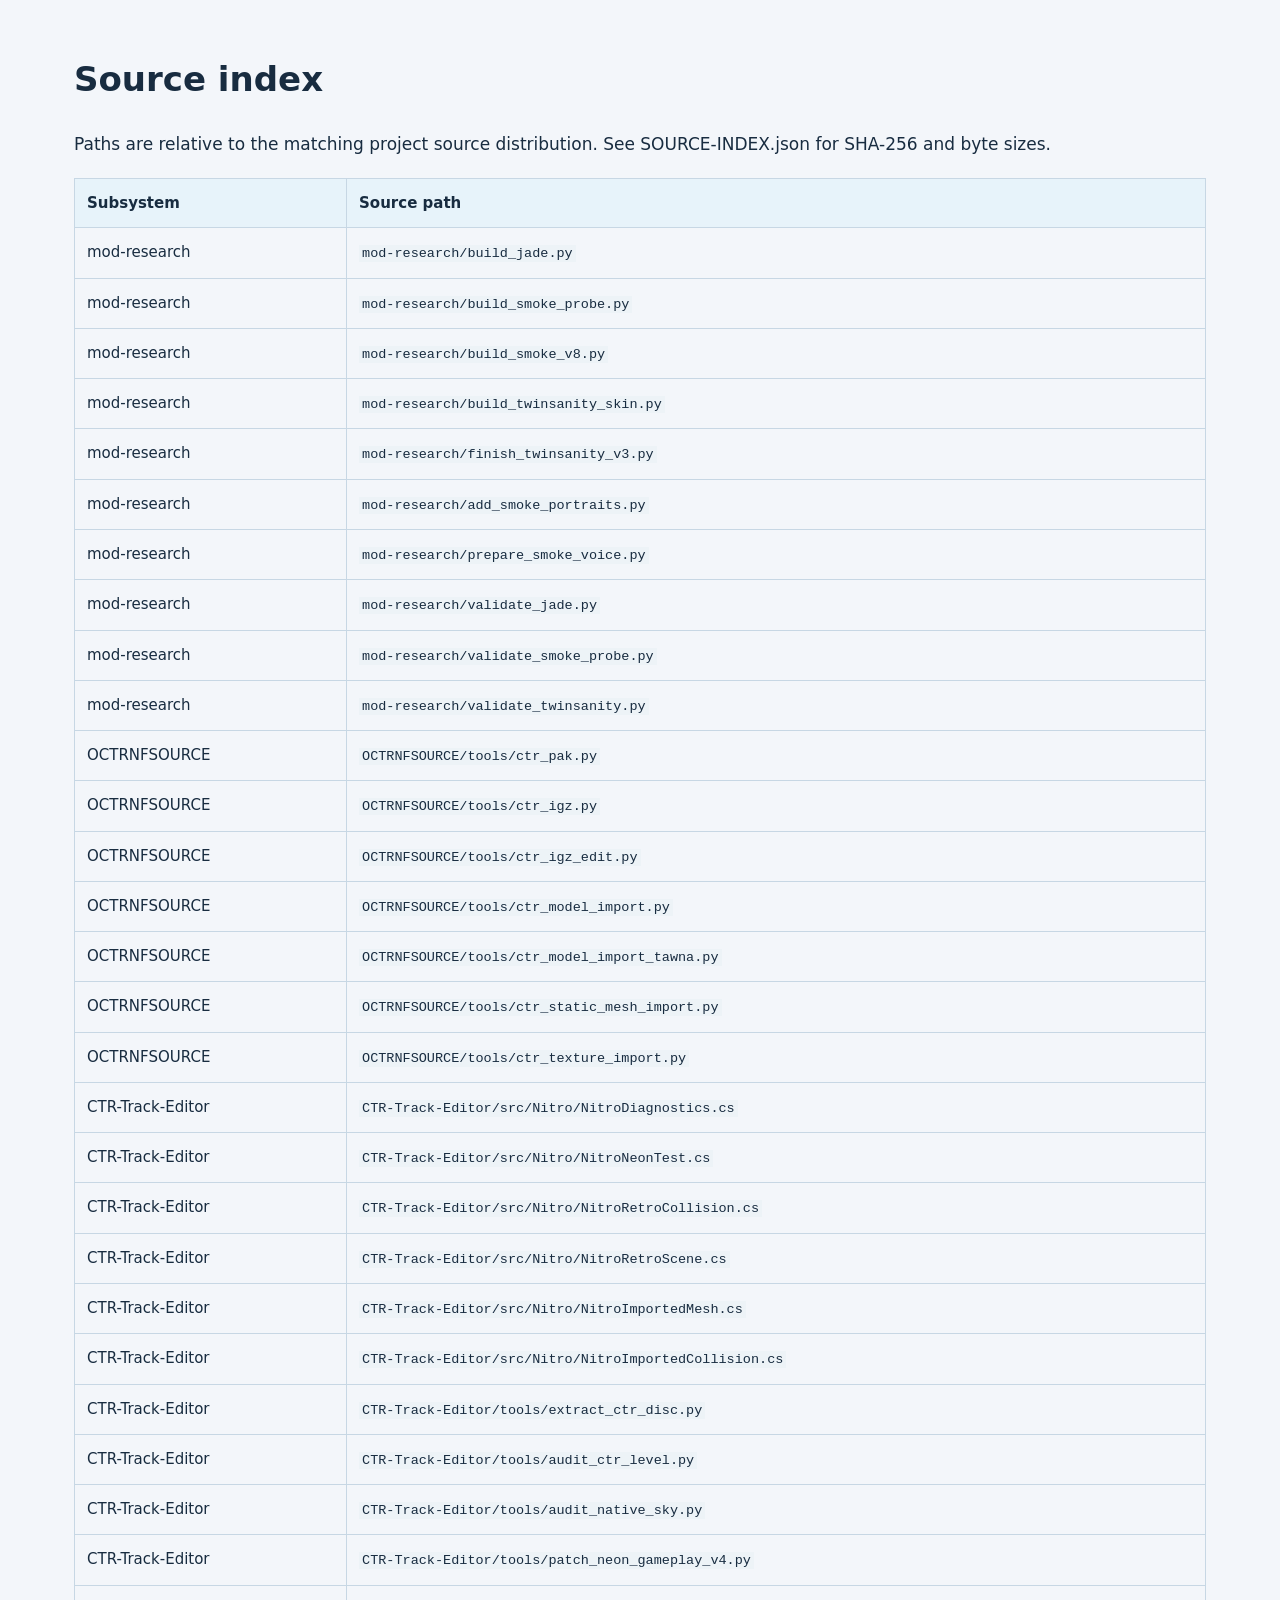
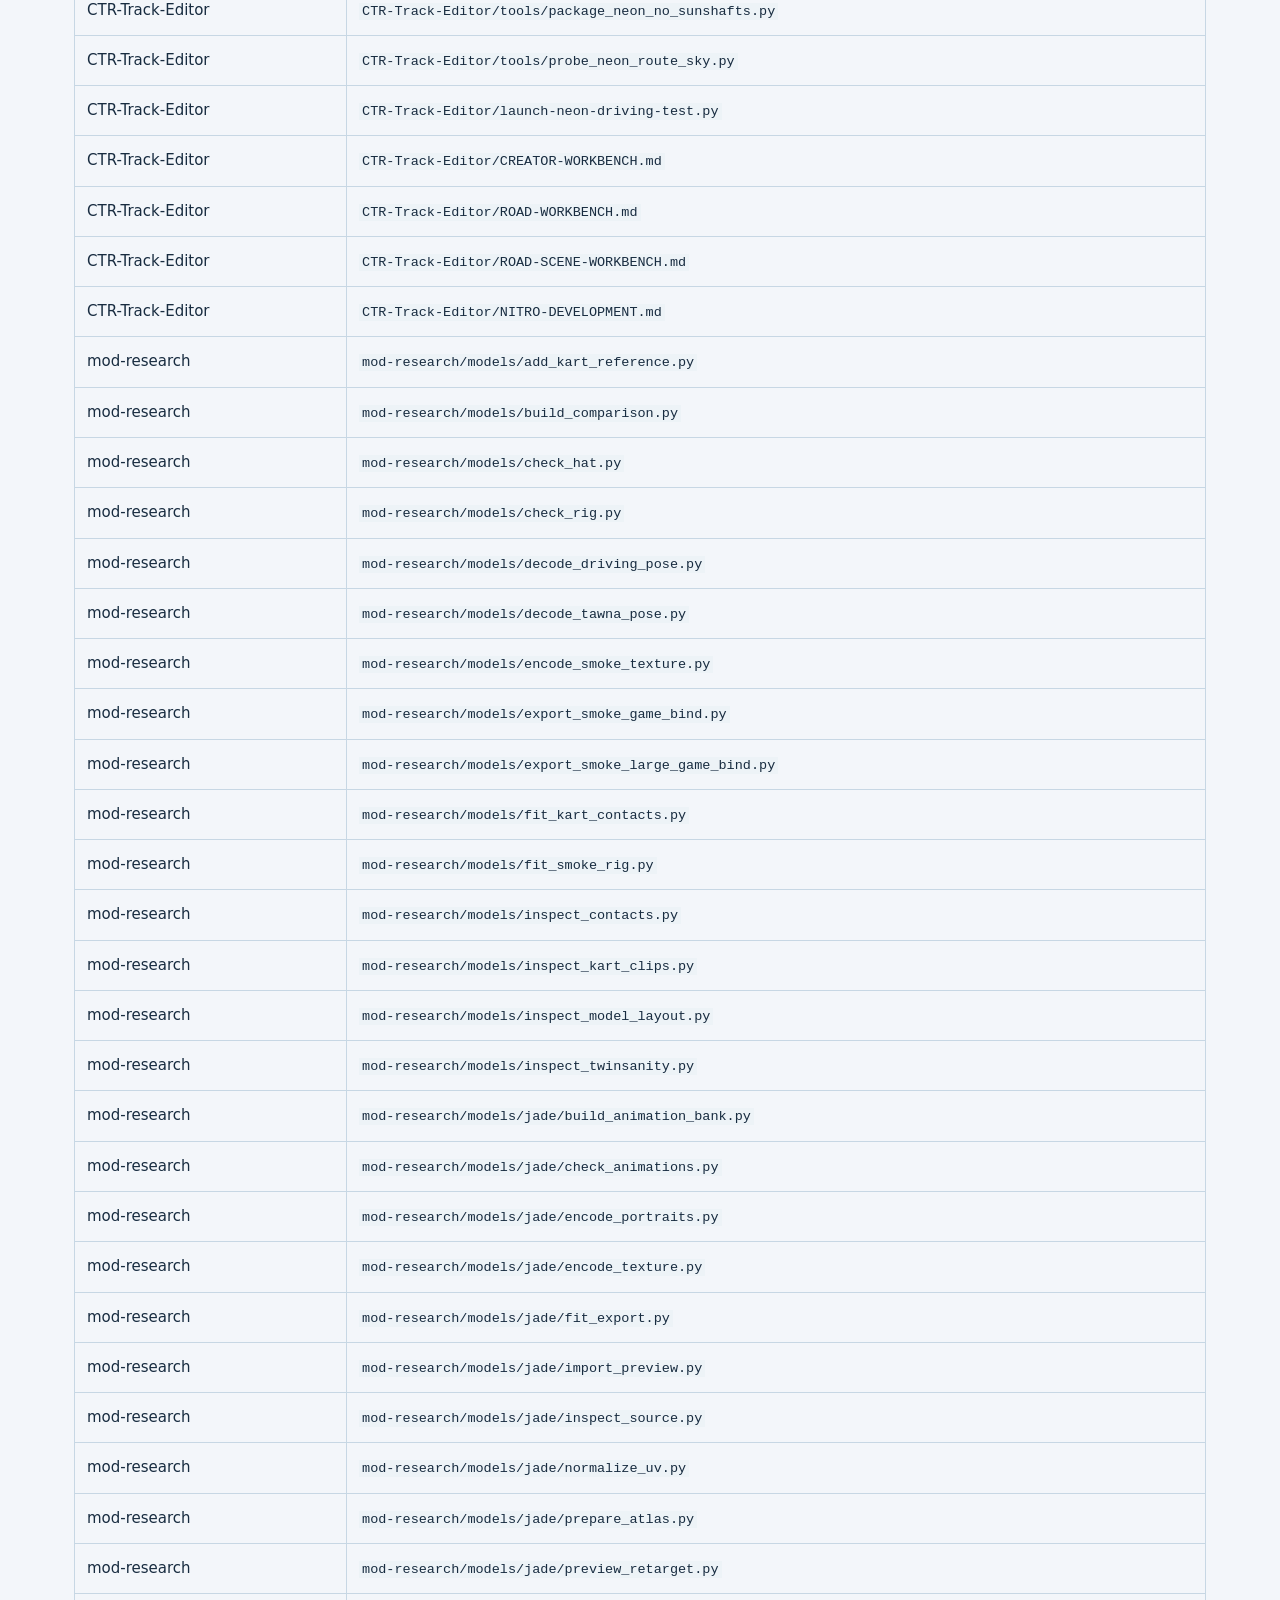
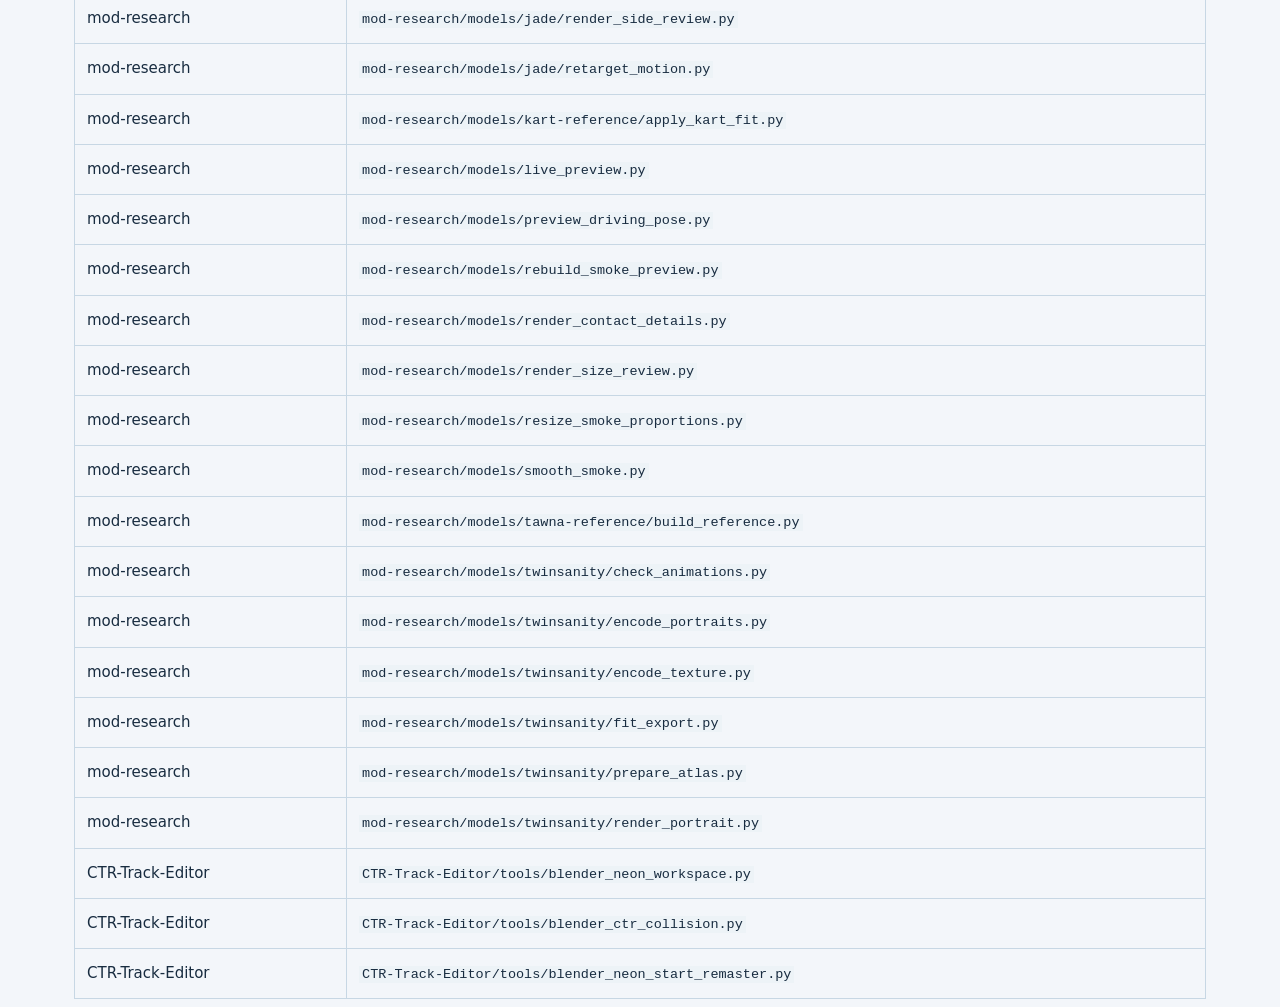
<file: docs/native-handbook/Source-index.html>
<!doctype html><html lang="en"><meta charset="utf-8"><title>Source index</title><style>*{box-sizing:border-box}html{scroll-behavior:smooth}body{margin:0;background:#f3f6fa;color:#182c40;font:17px/1.65 system-ui,Segoe UI,sans-serif}header{background:#073c64;color:white;padding:48px max(5vw,24px)}header h1{font-size:clamp(30px,4vw,52px);line-height:1.12;max-width:1000px;margin:0 0 18px}header p{max-width:900px}nav{padding:24px;background:white;border-bottom:1px solid #ccd8e3}nav ol{columns:2;max-width:1150px;margin:auto;padding-left:24px}nav li{break-inside:avoid;margin:6px 0}a{color:#00609b}header a{color:#a8e7ff}main{max-width:1180px;margin:auto;padding:28px 24px}section{background:white;padding:32px 40px;margin:0 0 28px;border:1px solid #d6e0e9;border-radius:10px;scroll-margin-top:15px}h2{font-size:29px;line-height:1.2;color:#074a76;margin:0 0 22px}h3{font-size:21px;color:#164d70;margin-top:28px}p{margin:13px 0}li{margin:8px 0}table{border-collapse:collapse;width:100%;font-size:15px;margin:20px 0;overflow-wrap:anywhere}th,td{text-align:left;vertical-align:top;border:1px solid #c7d7e4;padding:12px}th{background:#e7f3fa}pre{background:#102d43;color:#e4f1fa;padding:20px;border-radius:6px;white-space:pre-wrap;overflow-wrap:anywhere;font:14px/1.55 Consolas,monospace}code{font-family:Consolas,monospace;overflow-wrap:anywhere}p code,li code,td code{font-size:.9em;background:#edf3f7;padding:1px 3px}aside{background:#fff2cf;border-left:5px solid #d6a315;padding:15px 20px}footer{padding:30px;text-align:center;color:#4b6379}.tools{margin-top:20px;display:flex;gap:12px;flex-wrap:wrap}button,input{font:inherit;padding:9px 13px;border:1px solid #9db8c9;border-radius:5px}button{cursor:pointer;background:#f7cb38;color:#123}input{min-width:260px}section[hidden]{display:none}#search-count{align-self:center}svg{max-width:100%;height:auto}@media(max-width:700px){nav ol{columns:1}section{padding:23px 18px}main{padding:15px 10px}table{font-size:13px}th,td{padding:8px}}@media print{body{background:white;font:10pt/1.45 Arial,sans-serif}header{padding:20px;color:#123;background:white}header h1{font-size:28pt}nav{break-after:page}nav ol{columns:2;font-size:9pt}.tools{display:none}main{padding:0}section{border:0;padding:10px 0;margin:0;break-before:page}section[hidden]{display:block}h2{font-size:20pt}h3{font-size:13pt}table{font-size:9pt}pre{color:#123;background:#f1f4f6;font-size:8pt}tr,pre{break-inside:avoid}a{color:#123;text-decoration:none}footer{font-size:8pt}}</style><main><h1>Source index</h1><p>Paths are relative to the matching project source distribution. See SOURCE-INDEX.json for SHA-256 and byte sizes.</p><table><tr><th>Subsystem</th><th>Source path</th></tr><tr><td>mod-research</td><td><code>mod-research/build_jade.py</code></td></tr><tr><td>mod-research</td><td><code>mod-research/build_smoke_probe.py</code></td></tr><tr><td>mod-research</td><td><code>mod-research/build_smoke_v8.py</code></td></tr><tr><td>mod-research</td><td><code>mod-research/build_twinsanity_skin.py</code></td></tr><tr><td>mod-research</td><td><code>mod-research/finish_twinsanity_v3.py</code></td></tr><tr><td>mod-research</td><td><code>mod-research/add_smoke_portraits.py</code></td></tr><tr><td>mod-research</td><td><code>mod-research/prepare_smoke_voice.py</code></td></tr><tr><td>mod-research</td><td><code>mod-research/validate_jade.py</code></td></tr><tr><td>mod-research</td><td><code>mod-research/validate_smoke_probe.py</code></td></tr><tr><td>mod-research</td><td><code>mod-research/validate_twinsanity.py</code></td></tr><tr><td>OCTRNFSOURCE</td><td><code>OCTRNFSOURCE/tools/ctr_pak.py</code></td></tr><tr><td>OCTRNFSOURCE</td><td><code>OCTRNFSOURCE/tools/ctr_igz.py</code></td></tr><tr><td>OCTRNFSOURCE</td><td><code>OCTRNFSOURCE/tools/ctr_igz_edit.py</code></td></tr><tr><td>OCTRNFSOURCE</td><td><code>OCTRNFSOURCE/tools/ctr_model_import.py</code></td></tr><tr><td>OCTRNFSOURCE</td><td><code>OCTRNFSOURCE/tools/ctr_model_import_tawna.py</code></td></tr><tr><td>OCTRNFSOURCE</td><td><code>OCTRNFSOURCE/tools/ctr_static_mesh_import.py</code></td></tr><tr><td>OCTRNFSOURCE</td><td><code>OCTRNFSOURCE/tools/ctr_texture_import.py</code></td></tr><tr><td>CTR-Track-Editor</td><td><code>CTR-Track-Editor/src/Nitro/NitroDiagnostics.cs</code></td></tr><tr><td>CTR-Track-Editor</td><td><code>CTR-Track-Editor/src/Nitro/NitroNeonTest.cs</code></td></tr><tr><td>CTR-Track-Editor</td><td><code>CTR-Track-Editor/src/Nitro/NitroRetroCollision.cs</code></td></tr><tr><td>CTR-Track-Editor</td><td><code>CTR-Track-Editor/src/Nitro/NitroRetroScene.cs</code></td></tr><tr><td>CTR-Track-Editor</td><td><code>CTR-Track-Editor/src/Nitro/NitroImportedMesh.cs</code></td></tr><tr><td>CTR-Track-Editor</td><td><code>CTR-Track-Editor/src/Nitro/NitroImportedCollision.cs</code></td></tr><tr><td>CTR-Track-Editor</td><td><code>CTR-Track-Editor/tools/extract_ctr_disc.py</code></td></tr><tr><td>CTR-Track-Editor</td><td><code>CTR-Track-Editor/tools/audit_ctr_level.py</code></td></tr><tr><td>CTR-Track-Editor</td><td><code>CTR-Track-Editor/tools/audit_native_sky.py</code></td></tr><tr><td>CTR-Track-Editor</td><td><code>CTR-Track-Editor/tools/patch_neon_gameplay_v4.py</code></td></tr><tr><td>CTR-Track-Editor</td><td><code>CTR-Track-Editor/tools/package_neon_no_sunshafts.py</code></td></tr><tr><td>CTR-Track-Editor</td><td><code>CTR-Track-Editor/tools/probe_neon_route_sky.py</code></td></tr><tr><td>CTR-Track-Editor</td><td><code>CTR-Track-Editor/launch-neon-driving-test.py</code></td></tr><tr><td>CTR-Track-Editor</td><td><code>CTR-Track-Editor/CREATOR-WORKBENCH.md</code></td></tr><tr><td>CTR-Track-Editor</td><td><code>CTR-Track-Editor/ROAD-WORKBENCH.md</code></td></tr><tr><td>CTR-Track-Editor</td><td><code>CTR-Track-Editor/ROAD-SCENE-WORKBENCH.md</code></td></tr><tr><td>CTR-Track-Editor</td><td><code>CTR-Track-Editor/NITRO-DEVELOPMENT.md</code></td></tr><tr><td>mod-research</td><td><code>mod-research/models/add_kart_reference.py</code></td></tr><tr><td>mod-research</td><td><code>mod-research/models/build_comparison.py</code></td></tr><tr><td>mod-research</td><td><code>mod-research/models/check_hat.py</code></td></tr><tr><td>mod-research</td><td><code>mod-research/models/check_rig.py</code></td></tr><tr><td>mod-research</td><td><code>mod-research/models/decode_driving_pose.py</code></td></tr><tr><td>mod-research</td><td><code>mod-research/models/decode_tawna_pose.py</code></td></tr><tr><td>mod-research</td><td><code>mod-research/models/encode_smoke_texture.py</code></td></tr><tr><td>mod-research</td><td><code>mod-research/models/export_smoke_game_bind.py</code></td></tr><tr><td>mod-research</td><td><code>mod-research/models/export_smoke_large_game_bind.py</code></td></tr><tr><td>mod-research</td><td><code>mod-research/models/fit_kart_contacts.py</code></td></tr><tr><td>mod-research</td><td><code>mod-research/models/fit_smoke_rig.py</code></td></tr><tr><td>mod-research</td><td><code>mod-research/models/inspect_contacts.py</code></td></tr><tr><td>mod-research</td><td><code>mod-research/models/inspect_kart_clips.py</code></td></tr><tr><td>mod-research</td><td><code>mod-research/models/inspect_model_layout.py</code></td></tr><tr><td>mod-research</td><td><code>mod-research/models/inspect_twinsanity.py</code></td></tr><tr><td>mod-research</td><td><code>mod-research/models/jade/build_animation_bank.py</code></td></tr><tr><td>mod-research</td><td><code>mod-research/models/jade/check_animations.py</code></td></tr><tr><td>mod-research</td><td><code>mod-research/models/jade/encode_portraits.py</code></td></tr><tr><td>mod-research</td><td><code>mod-research/models/jade/encode_texture.py</code></td></tr><tr><td>mod-research</td><td><code>mod-research/models/jade/fit_export.py</code></td></tr><tr><td>mod-research</td><td><code>mod-research/models/jade/import_preview.py</code></td></tr><tr><td>mod-research</td><td><code>mod-research/models/jade/inspect_source.py</code></td></tr><tr><td>mod-research</td><td><code>mod-research/models/jade/normalize_uv.py</code></td></tr><tr><td>mod-research</td><td><code>mod-research/models/jade/prepare_atlas.py</code></td></tr><tr><td>mod-research</td><td><code>mod-research/models/jade/preview_retarget.py</code></td></tr><tr><td>mod-research</td><td><code>mod-research/models/jade/render_side_review.py</code></td></tr><tr><td>mod-research</td><td><code>mod-research/models/jade/retarget_motion.py</code></td></tr><tr><td>mod-research</td><td><code>mod-research/models/kart-reference/apply_kart_fit.py</code></td></tr><tr><td>mod-research</td><td><code>mod-research/models/live_preview.py</code></td></tr><tr><td>mod-research</td><td><code>mod-research/models/preview_driving_pose.py</code></td></tr><tr><td>mod-research</td><td><code>mod-research/models/rebuild_smoke_preview.py</code></td></tr><tr><td>mod-research</td><td><code>mod-research/models/render_contact_details.py</code></td></tr><tr><td>mod-research</td><td><code>mod-research/models/render_size_review.py</code></td></tr><tr><td>mod-research</td><td><code>mod-research/models/resize_smoke_proportions.py</code></td></tr><tr><td>mod-research</td><td><code>mod-research/models/smooth_smoke.py</code></td></tr><tr><td>mod-research</td><td><code>mod-research/models/tawna-reference/build_reference.py</code></td></tr><tr><td>mod-research</td><td><code>mod-research/models/twinsanity/check_animations.py</code></td></tr><tr><td>mod-research</td><td><code>mod-research/models/twinsanity/encode_portraits.py</code></td></tr><tr><td>mod-research</td><td><code>mod-research/models/twinsanity/encode_texture.py</code></td></tr><tr><td>mod-research</td><td><code>mod-research/models/twinsanity/fit_export.py</code></td></tr><tr><td>mod-research</td><td><code>mod-research/models/twinsanity/prepare_atlas.py</code></td></tr><tr><td>mod-research</td><td><code>mod-research/models/twinsanity/render_portrait.py</code></td></tr><tr><td>CTR-Track-Editor</td><td><code>CTR-Track-Editor/tools/blender_neon_workspace.py</code></td></tr><tr><td>CTR-Track-Editor</td><td><code>CTR-Track-Editor/tools/blender_ctr_collision.py</code></td></tr><tr><td>CTR-Track-Editor</td><td><code>CTR-Track-Editor/tools/blender_neon_start_remaster.py</code></td></tr></table></main></html>
</file>
<file: site/style.css>
/* CTR Nitro-Fueled PC: the game's own menu language. Bright menu blue with a faint checkered
   flag, slanted banners like the in-race "SINGLE RACE / CRASH COVE" card, Wumpa orange for the
   one action that matters (download), crate amber for focus and highlights. */
:root {
  --menu: #1b5fd1;        /* the menus' blue */
  --menu-deep: #0b3b91;   /* panel shadows, footer */
  --sky: #b9e3ff;         /* secondary text on blue */
  --wumpa: #ff8a1d;       /* download: the one strong action */
  --crate: #ffc93d;       /* focus ring, highlights */
  --ink: #08214f;         /* text on white */
  --paper: #ffffff;
  --slant: -11deg;
  --display: "Luckiest Guy", "Arial Black", system-ui, sans-serif;
  --body: "Nunito", system-ui, -apple-system, "Segoe UI", sans-serif;
}
* { box-sizing: border-box; }
body {
  margin: 0; color: var(--paper); font: 400 1.0625rem/1.6 var(--body); overflow-x: clip;
  background-color: var(--menu);
  /* a checkered flag, large and faint, the way the game's menus carry their pattern */
  background-image:
    linear-gradient(180deg, rgba(11, 59, 145, 0) 0, rgba(11, 59, 145, .6) 100%),
    repeating-conic-gradient(rgba(255, 255, 255, .05) 0 25%, transparent 0 50%);
  background-size: 100% 100%, 120px 120px;
  background-attachment: fixed, fixed;
}
a { color: var(--paper); text-underline-offset: 3px; }
a:hover { color: var(--crate); }
:focus-visible { outline: 3px solid var(--crate); outline-offset: 3px; }
img { display: block; max-width: 100%; height: auto; }
code { font: 600 .88em ui-monospace, "Cascadia Code", Menlo, monospace; background: rgba(8, 33, 79, .5);
       border-radius: 4px; padding: .05em .35em; }
.wrap { width: min(1080px, 100% - 40px); margin-inline: auto; }
h1, h2, h3 { font-family: var(--display); font-weight: 400; letter-spacing: .015em; line-height: 1.05; margin: 0; }

/* Menu bar: the game's white button-legend strip, across the top */
.nav { background: var(--paper); box-shadow: 0 4px 0 var(--menu-deep); position: relative; z-index: 2; }
.nav ul { list-style: none; margin: 0 auto; padding: 0 20px; display: flex; flex-wrap: wrap; align-items: center;
          gap: 0 26px; width: min(1120px, 100%); }
.nav a { display: inline-block; padding: 13px 0 11px; color: var(--ink); font-weight: 800; text-decoration: none; }
.nav a:hover { color: var(--menu); }
.nav a[aria-current="page"] { color: var(--menu); box-shadow: inset 0 -4px 0 var(--wumpa); }
.nav .home { margin-right: auto; }
.nav .home a { font: 1.2rem/1 var(--display); letter-spacing: .02em; padding-top: 15px; }

/* Slanted banners: the hero title and the section headings */
.banner { display: inline-block; transform: skewX(var(--slant)); background: var(--paper); color: var(--ink);
          box-shadow: 8px 8px 0 var(--menu-deep); }
.banner > span { display: inline-block; transform: skewX(calc(-1 * var(--slant))); }

/* Hero: the race itself, edge to edge, at its own 21:9 */
.hero > img { width: 100%; aspect-ratio: 43 / 18; object-fit: cover; background: var(--menu-deep);
              border-bottom: 5px solid var(--paper); }
/* the title card hangs over the image's bottom edge, so the race and its HUD stay clear */
.hero .card { position: relative; width: min(1080px, 100% - 40px); margin: calc(-1 * clamp(52px, 6vw, 84px)) auto 0; }
.hero .kicker { display: inline-block; transform: skewX(var(--slant)); background: var(--menu); padding: 4px 18px;
                font-weight: 800; margin: 0 0 -2px 10px; }
.hero .kicker > span { display: inline-block; transform: skewX(calc(-1 * var(--slant))); }
.hero h1.banner { padding: 12px 30px 14px; font-size: clamp(2rem, 5.4vw, 3.8rem); }
.hero .card p { margin: 20px 0 0; max-width: 40em; font-size: 1.15rem; font-weight: 700; }
.hero .actions { margin-top: 18px; display: flex; flex-wrap: wrap; gap: 12px 18px; }

/* Buttons: slanted like the game's menu bars */
.btn { display: inline-block; transform: skewX(var(--slant)); padding: 12px 24px; font: 800 1rem/1.2 var(--body);
       text-decoration: none; color: var(--ink); background: var(--paper); box-shadow: 5px 5px 0 var(--menu-deep); }
.btn > span { display: inline-block; transform: skewX(calc(-1 * var(--slant))); }
.btn:hover { color: var(--ink); background: var(--crate); }
.btn.download { background: var(--wumpa); color: #2b1300; }
.btn.download:hover { background: var(--crate); }

/* Sections */
main section { padding: clamp(40px, 6vw, 68px) 0 0; }
main section:last-child { padding-bottom: clamp(44px, 7vw, 84px); }
h2.banner { padding: 8px 24px 10px; font-size: clamp(1.55rem, 3.2vw, 2.15rem); margin-bottom: 24px; }
.lead { max-width: 40em; font-size: 1.12rem; font-weight: 700; margin: 0 0 20px; }
.note { max-width: 46em; margin: 20px 0 0; padding: 10px 16px; background: rgba(8, 33, 79, .4);
        border-left: 5px solid var(--crate); }

/* "Which copy?": the game's main menu list, one bar per edition; the hovered one turns white */
.editions { list-style: none; margin: 0; padding: 0; display: grid; gap: 16px; max-width: 780px; }
.editions li:nth-child(2) { margin-left: 24px; }
.editions a { display: grid; grid-template-columns: auto 1fr; column-gap: 20px; align-items: center; text-decoration: none;
              color: var(--paper); background: var(--menu-deep); transform: skewX(var(--slant));
              padding: 16px 30px; box-shadow: 6px 6px 0 rgba(4, 22, 60, .6); }
.editions a > * { transform: skewX(calc(-1 * var(--slant))); }
.editions .flag { grid-row: span 2; font-size: 2.4rem; line-height: 1; }
.editions strong { font: 400 clamp(1.45rem, 3vw, 2rem)/1.1 var(--display); letter-spacing: .015em; }
.editions .id { color: var(--crate); font: 800 1rem var(--body); margin-left: 10px; }
.editions small { font-size: 1rem; color: var(--sky); font-weight: 700; }
.editions a:hover, .editions a:focus-visible { background: var(--paper); color: var(--ink); }
.editions a:hover small, .editions a:focus-visible small { color: var(--menu); }
.editions a:hover .id, .editions a:focus-visible .id { color: #c95f00; }

/* Screenshots: kept at 21:9, white-framed like the game's photo cards */
.shots { display: grid; grid-template-columns: 1fr; gap: 22px; }
.shots figure { margin: 0; }
.shots a { display: block; border: 4px solid var(--paper); box-shadow: 6px 6px 0 var(--menu-deep); }
.shots a:hover { border-color: var(--crate); }
.shots img { width: 100%; aspect-ratio: 43 / 18; object-fit: cover; }
.shots figcaption { margin-top: 8px; font-weight: 700; font-size: .98rem; color: var(--sky); }
@media (min-width: 820px) { .shots { grid-template-columns: 1fr 1fr; } .shots .wide { grid-column: 1 / -1; } }

/* Features of an edition: a name and a line each, two columns on wide screens */
.features { list-style: none; margin: 0; padding: 0; display: grid; column-gap: 44px; }
.features li { padding: 13px 0; border-bottom: 2px solid rgba(255, 255, 255, .2); }
.features b { display: block; font: 400 1.32rem/1.2 var(--display); letter-spacing: .015em; color: var(--crate); }
@media (min-width: 820px) { .features { grid-template-columns: 1fr 1fr; } }

/* Lists and the setup steps (a real sequence, so numbered) */
.req { max-width: 46em; padding-left: 1.2em; margin: 0; }
.req li { margin: 8px 0; }
.steps { counter-reset: step; list-style: none; padding: 0; margin: 0; max-width: 46em; }
.steps li { counter-increment: step; position: relative; padding: 10px 0 10px 60px; }
.steps li::before { content: counter(step); position: absolute; left: 0; top: 7px; width: 42px; height: 36px;
                    display: grid; place-items: center; font: 400 1.35rem/1 var(--display); color: var(--ink);
                    background: var(--crate); transform: skewX(var(--slant)); }
h3 { font-size: 1.5rem; margin: 30px 0 8px; color: var(--crate); }

/* Two choices for a US copy */
.choices { display: grid; gap: 22px; }
@media (min-width: 820px) { .choices { grid-template-columns: 1fr 1fr; } }
.choice { background: rgba(8, 33, 79, .45); padding: 22px 24px 24px; border-top: 6px solid var(--crate); }
.choice h3 { margin: 0 0 2px; color: var(--paper); }
.choice .id { color: var(--crate); font-weight: 800; }
.choice p { margin: 10px 0 18px; }
.choice .yes, .choice .no { font-weight: 800; }
.choice .yes { color: var(--crate); }

footer { background: var(--menu-deep); padding: 26px 0 34px; color: var(--sky); font-size: .95rem; }
footer p { margin: 4px 0; }

/* One moment: the title card slides in like the race card before a race */
@media (prefers-reduced-motion: no-preference) {
  .hero .banner, .hero .kicker { animation: race-card .7s cubic-bezier(.2, .9, .25, 1.05) backwards .15s; }
  @keyframes race-card { from { opacity: 0; translate: -70px 0; } to { opacity: 1; translate: 0 0; } }
}
@media (max-width: 680px) {
  .hero > img { aspect-ratio: 16 / 10; }
  .editions li:nth-child(2) { margin-left: 0; }
  .nav .home { width: 100%; }
}
</file>
